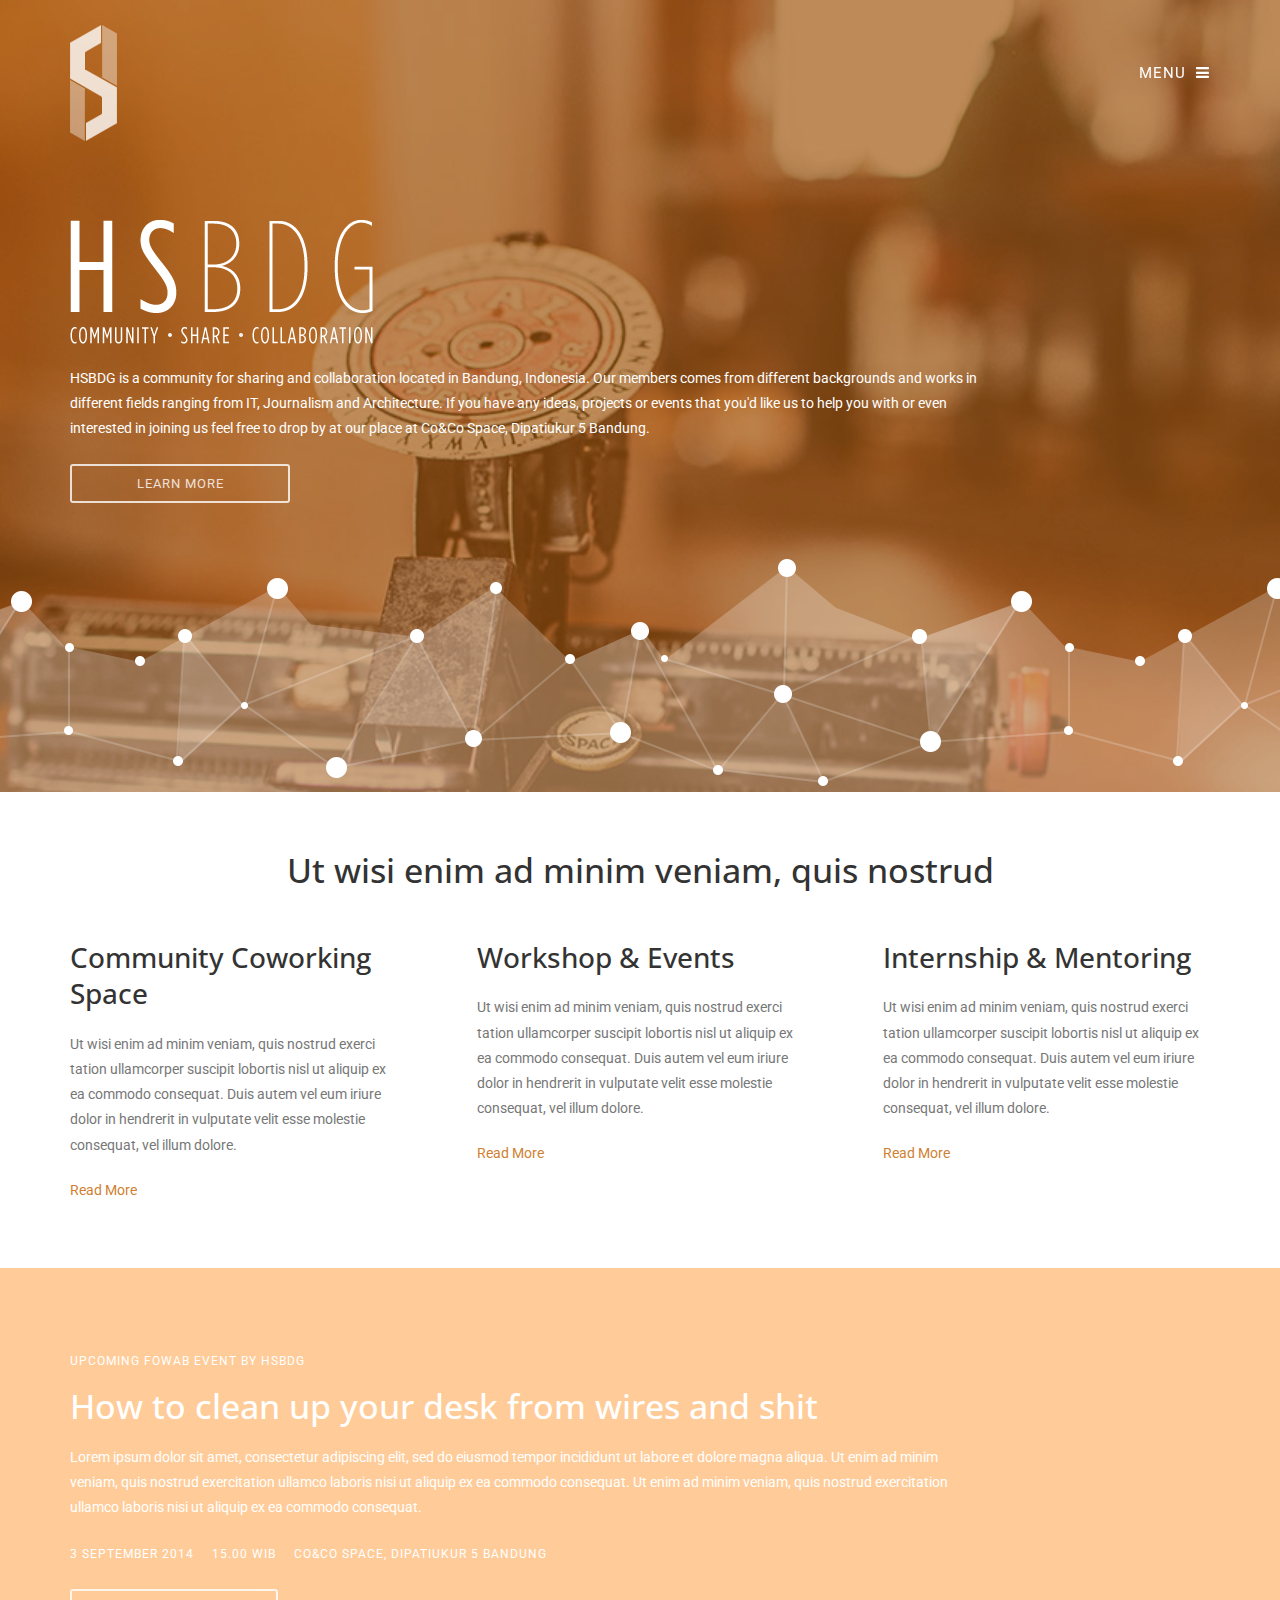
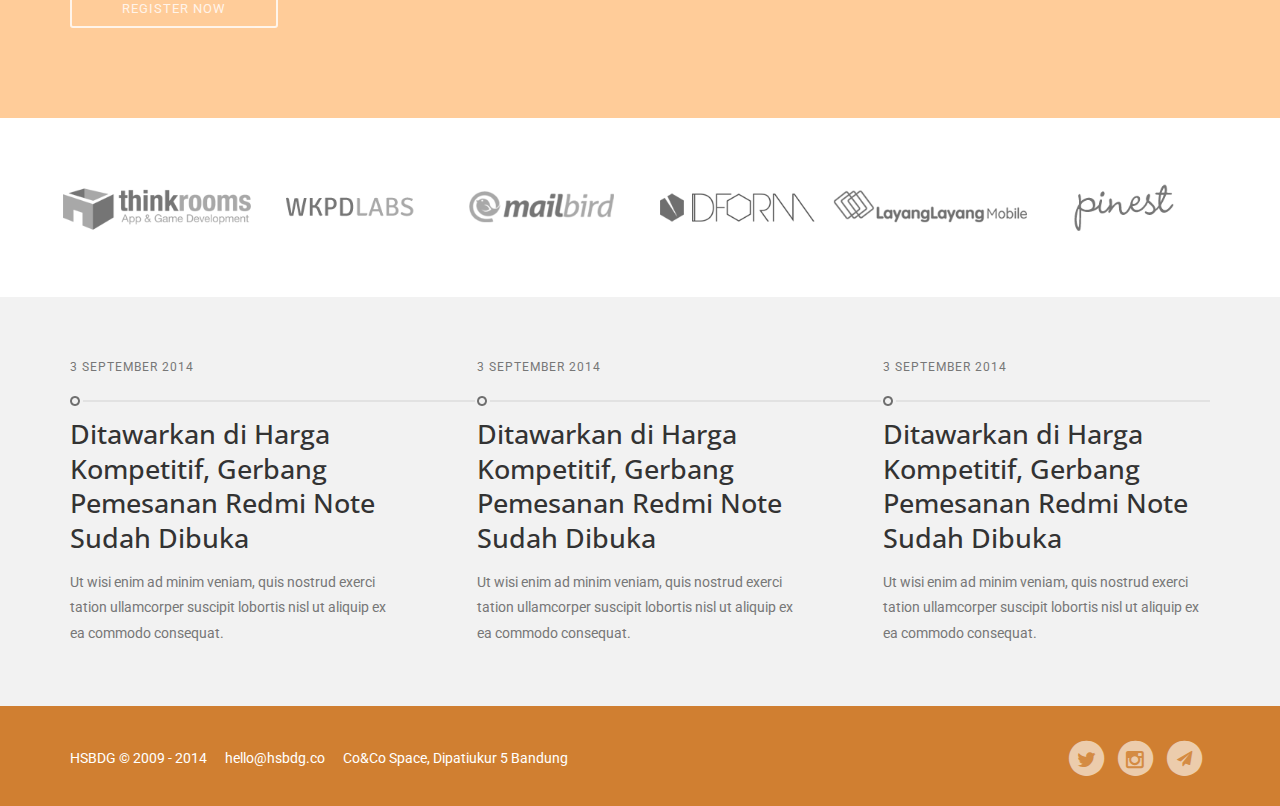
<file: index.html>
<!DOCTYPE html>
<!--[if lt IE 7]>      <html class="no-js lt-ie9 lt-ie8 lt-ie7"> <![endif]-->
<!--[if IE 7]>         <html class="no-js lt-ie9 lt-ie8"> <![endif]-->
<!--[if IE 8]>         <html class="no-js lt-ie9"> <![endif]-->
<!--[if gt IE 8]><!--> 
<html class="no-js"> <!--<![endif]-->
    <head>
        <!-- meta-->
        <meta charset="utf-8">
        <meta http-equiv="X-UA-Compatible" content="IE=edge">
        <title>HSBDG</title>
        <meta name="description" content="Hackerspace Bandung - Community, Collaboration, Share">
        <meta name="viewport" content="width=device-width, user-scalable = no,initial-scale=1.0; maximum-scale=1.0;">
        <meta name='apple-mobile-web-app-capable' content='yes'>
        <meta name="apple-mobile-web-app-status-bar-style" content="default">
        
        <!-- css -->
        <link rel="stylesheet" href="css/main.css">
        <script src="js/assets/modernizr/modernizr.js"></script>
    </head>
    <body>

        <!-- menu, hidden on the right side -->
        <nav class="cbp-spmenu cbp-spmenu-vertical cbp-spmenu-right">
            <span class="box"><a href="javascript:void(null)">CLOSE</a></span>
            <ul class="item">
                <li class="active"><a href="index.html">HOME</a></li>
                <li><a href="aboutus.html">ABOUT US</a></li>
                <li><a href="events.html">WORKSHOPS &amp; EVENTS</a></li>
                <li><a href="news.html">NEWS &amp; ARTICLES</a></li>
                <li><a href="mailto:info@hsbdg.co">CONTACT US</a></li>
            </ul>
            <span class="made-in text-hide">Made in Bandung</span>
        </nav>

        <!-- wrapper -->
        <div id="wrapper" class="wrapper">

            <!-- header -->
            <header>
                <div class="container">
                    <span class="logo pull-left"><a href="index.html"><h1 class="text-hide">HSBDG</h1></a></span>
                    <span class="pull-left logo-stuck text-hide"><a href="index.html">HSBDG</a></span>
                    <span class="menu pull-right"><a href="#" class="toggle-menu menu-right push-body">MENU &nbsp;<i class="fa fa-bars"></i></a></span>
                </div>
            </header>

            <!-- splash screen -->
            <section class="splash">
                <div class="hue">

                    <!-- container -->
                    <div class="container">

                        <!-- intro -->
                        <div class="intro">
                            <h1 class="text-hide logo-text hidden-xs">HSBDG</h1>
                            <span class="slogan-text text-hide hidden-xs">COMMUNITY SHARE COLLABORATION</span>
                            <p>
                                HSBDG is a community for sharing and collaboration located in Bandung, Indonesia. Our members comes from different backgrounds 
                                and works in different fields ranging from IT, Journalism and Architecture. 
                                If you have any ideas, projects or events that you'd like us to help you with or even interested in joining us feel 
                                free to drop by at our place at Co&amp;Co Space, Dipatiukur 5 Bandung. 
                            </p>

                            <!-- buttons -->
                            <ul class="list-inline">
                                <li><a href="aboutus.html" class="box-link">LEARN MORE</a></li>
                                <li class="hidden"><a href="mailto:info@hsbdg.co" class="box-link-fill">CONTACT US</a></li>
                            </ul>
                        </div>
                    </div>
                </div>
            </section>

            <!-- values in hsbdg -->
            <section class="highlight">
                <div class="container">

                    <!-- intro -->
                    <div class="intro">
                        <h1>Ut wisi enim ad minim veniam, quis nostrud</h1>
                    </div>

                    <!-- content -->
                    <div class="row">
                        
                        <!-- collaboration -->
                        <div class="col-md-4 col-sm-4">
                            <h2>Community Coworking Space</h2>
                            <p>
                                Ut wisi enim ad minim veniam, quis nostrud exerci tation ullamcorper suscipit lobortis nisl ut aliquip ex ea commodo consequat. Duis autem vel eum iriure dolor in hendrerit in vulputate velit esse molestie consequat, vel illum dolore.  
                            </p>
                            <a href="#" class="more-info">Read More</a>
                        </div>

                        <!-- collaboration -->
                        <div class="col-md-4 col-sm-4">
                            <h2>Workshop &amp; Events</h2>
                            <p>
                                Ut wisi enim ad minim veniam, quis nostrud exerci tation ullamcorper suscipit lobortis nisl ut aliquip ex ea commodo consequat. Duis autem vel eum iriure dolor in hendrerit in vulputate velit esse molestie consequat, vel illum dolore. 
                            </p>
                            <a href="#" class="more-info">Read More</a>
                        </div>

                        <!-- collaboration -->
                        <div class="col-md-4 col-sm-4">
                            <h2>Internship &amp; Mentoring</h2>
                            <p>
                                Ut wisi enim ad minim veniam, quis nostrud exerci tation ullamcorper suscipit lobortis nisl ut aliquip ex ea commodo consequat. Duis autem vel eum iriure dolor in hendrerit in vulputate velit esse molestie consequat, vel illum dolore. 
                            </p>
                            <a href="#" class="more-info">Read More</a>
                        </div>
                    </div>
                </div>
            </section>

            <!-- upcoming events in hsbdg -->
            <section class="events">
            	<div class="hue">
	                <div class="container">
	                    <div class="wrap">
	                        <span class="title">UPCOMING FOWAB EVENT BY HSBDG</span>
	                        <h1>How to clean up your desk from wires and shit</h1>
	                        <p class="hidden-xs">
	                            Lorem ipsum dolor sit amet, consectetur adipiscing elit, sed do eiusmod tempor incididunt ut labore et dolore magna aliqua. Ut enim ad minim veniam, quis nostrud exercitation ullamco laboris nisi ut aliquip ex ea commodo consequat. Ut enim ad minim veniam, quis nostrud exercitation ullamco laboris nisi ut aliquip ex ea commodo consequat. 
	                        </p>
	                        <ul class="list-inline event-info">
	                            <li>3 SEPTEMBER 2014</li>
	                            <li>15.00 WIB</li>
	                            <li>CO&amp;CO SPACE, DIPATIUKUR 5 BANDUNG</li>
	                        </ul>
	                        <a href="#" class="box-link">REGISTER NOW</a>
	                    </div>
	                </div>
            	</div>
            </section>
            
            <!-- people in hs -->
            <section class="people">
            	<div class="container">
            		
            		<div class="row">
            			<div class="col-sm-4 col-md-2"><img class="img-responsive" src="img/content/logo/logo-thinkroom.png"/></div>
            			<div class="col-sm-4 col-md-2"><img class="img-responsive" src="img/content/logo/logo-wkpd.png"/></div>
            			<div class="col-sm-4 col-md-2"><img class="img-responsive" src="img/content/logo/logo-mailbird.png"/></div>
            			<div class="col-sm-4 col-md-2"><img class="img-responsive" src="img/content/logo/logo-dform.png"/></div>
            			<div class="col-sm-4 col-md-2"><img class="img-responsive" src="img/content/logo/logo-layang.png"/></div>
            			<div class="col-sm-4 col-md-2"><img class="img-responsive" src="img/content/logo/logo-pinest.png"/></div>
            		</div>
            		
            	</div>
            </section>

            <!-- events -->
            <section class="news">
                <div class="container">
                
	                <!-- lines -->
                    <span class="lines hidden-xs"></span>
                        
                    <!-- content -->
                    <div class="row">
                        
                        <!-- collaboration -->
                        <div class="col-md-4 col-sm-4">
                        	<div class="date">3 SEPTEMBER 2014</div>
                        	<span class="bullet hidden-xs"></span>
                            <a href="#">
	                            <h2>Ditawarkan di Harga Kompetitif, Gerbang Pemesanan Redmi Note Sudah Dibuka</h2>
	                            <p>
	                                Ut wisi enim ad minim veniam, quis nostrud exerci tation ullamcorper suscipit lobortis nisl ut aliquip ex ea commodo consequat. 
	                            </p>
                            </a>
                        </div>

                        <!-- collaboration -->
                        <div class="col-md-4 col-sm-4">
                        	<div class="date">3 SEPTEMBER 2014</div>
                        	<span class="bullet hidden-xs"></span>
                            <a href="#">
	                            <h2>Ditawarkan di Harga Kompetitif, Gerbang Pemesanan Redmi Note Sudah Dibuka</h2>
	                            <p>
	                                Ut wisi enim ad minim veniam, quis nostrud exerci tation ullamcorper suscipit lobortis nisl ut aliquip ex ea commodo consequat. 
	                            </p>
                            </a>
                        </div>

                        <!-- collaboration -->
                        <div class="col-md-4 col-sm-4">
                        	<div class="date">3 SEPTEMBER 2014</div>
                        	<span class="bullet hidden-xs"></span>
                            <a href="#">
	                            <h2>Ditawarkan di Harga Kompetitif, Gerbang Pemesanan Redmi Note Sudah Dibuka</h2>
	                            <p>
	                                Ut wisi enim ad minim veniam, quis nostrud exerci tation ullamcorper suscipit lobortis nisl ut aliquip ex ea commodo consequat. 
	                            </p>
                            </a>
                        </div>
                    </div>
                </div>
            </section>

            <!-- homepage footer -->
            <footer>
                <div class="container">
                    <div class="row">

                        <!-- left -->
                        <div class="left col-md-8 col-sm-9 hidden-xs">
                            <ul class="list-inline">
                                <li>HSBDG &copy; 2009 - 2014</li>
                                <li>hello@hsbdg.co</li>
                                <li>Co&amp;Co Space, Dipatiukur 5 Bandung</li>
                            </ul>
                        </div>

                        <!-- right -->
                        <div class="right col-md-4 col-sm-3">
                            <a href="http://twitter.com/hackerspacebdg" target="_blank">
                                <span class="fa-stack fa-lg">
                                    <i class="fa fa-circle fa-stack-2x"></i>
                                    <i class="fa fa-twitter fa-stack-1x fa-inverse"></i>
                                </span>
                            </a>
                            <a href="http://instagram.com/hackerspacebdg" target="_blank">
                                <span class="fa-stack fa-lg">
                                    <i class="fa fa-circle fa-stack-2x"></i>
                                    <i class="fa fa-instagram fa-stack-1x fa-inverse"></i>
                                </span>
                            </a>
                            <a href="mailto:hello@hsbdg.co">
                                <span class="fa-stack fa-lg">
                                    <i class="fa fa-circle fa-stack-2x"></i>
                                    <i class="fa fa-paper-plane fa-stack-1x fa-inverse"></i>
                                </span>
                            </a>
                        </div>
                    </div>
                </div>
            </footer>
        </div>

        <!-- scripts -->
        <script src="js/assets/jquery/dist/jquery.min.js"></script>
        <script src="js/assets/bootstrap/dist/js/bootstrap.min.js"></script>
        <script src="js/app.min.js"></script>
        <script src="js/plugin.min.js"></script>
    </body>
</html>
</file>
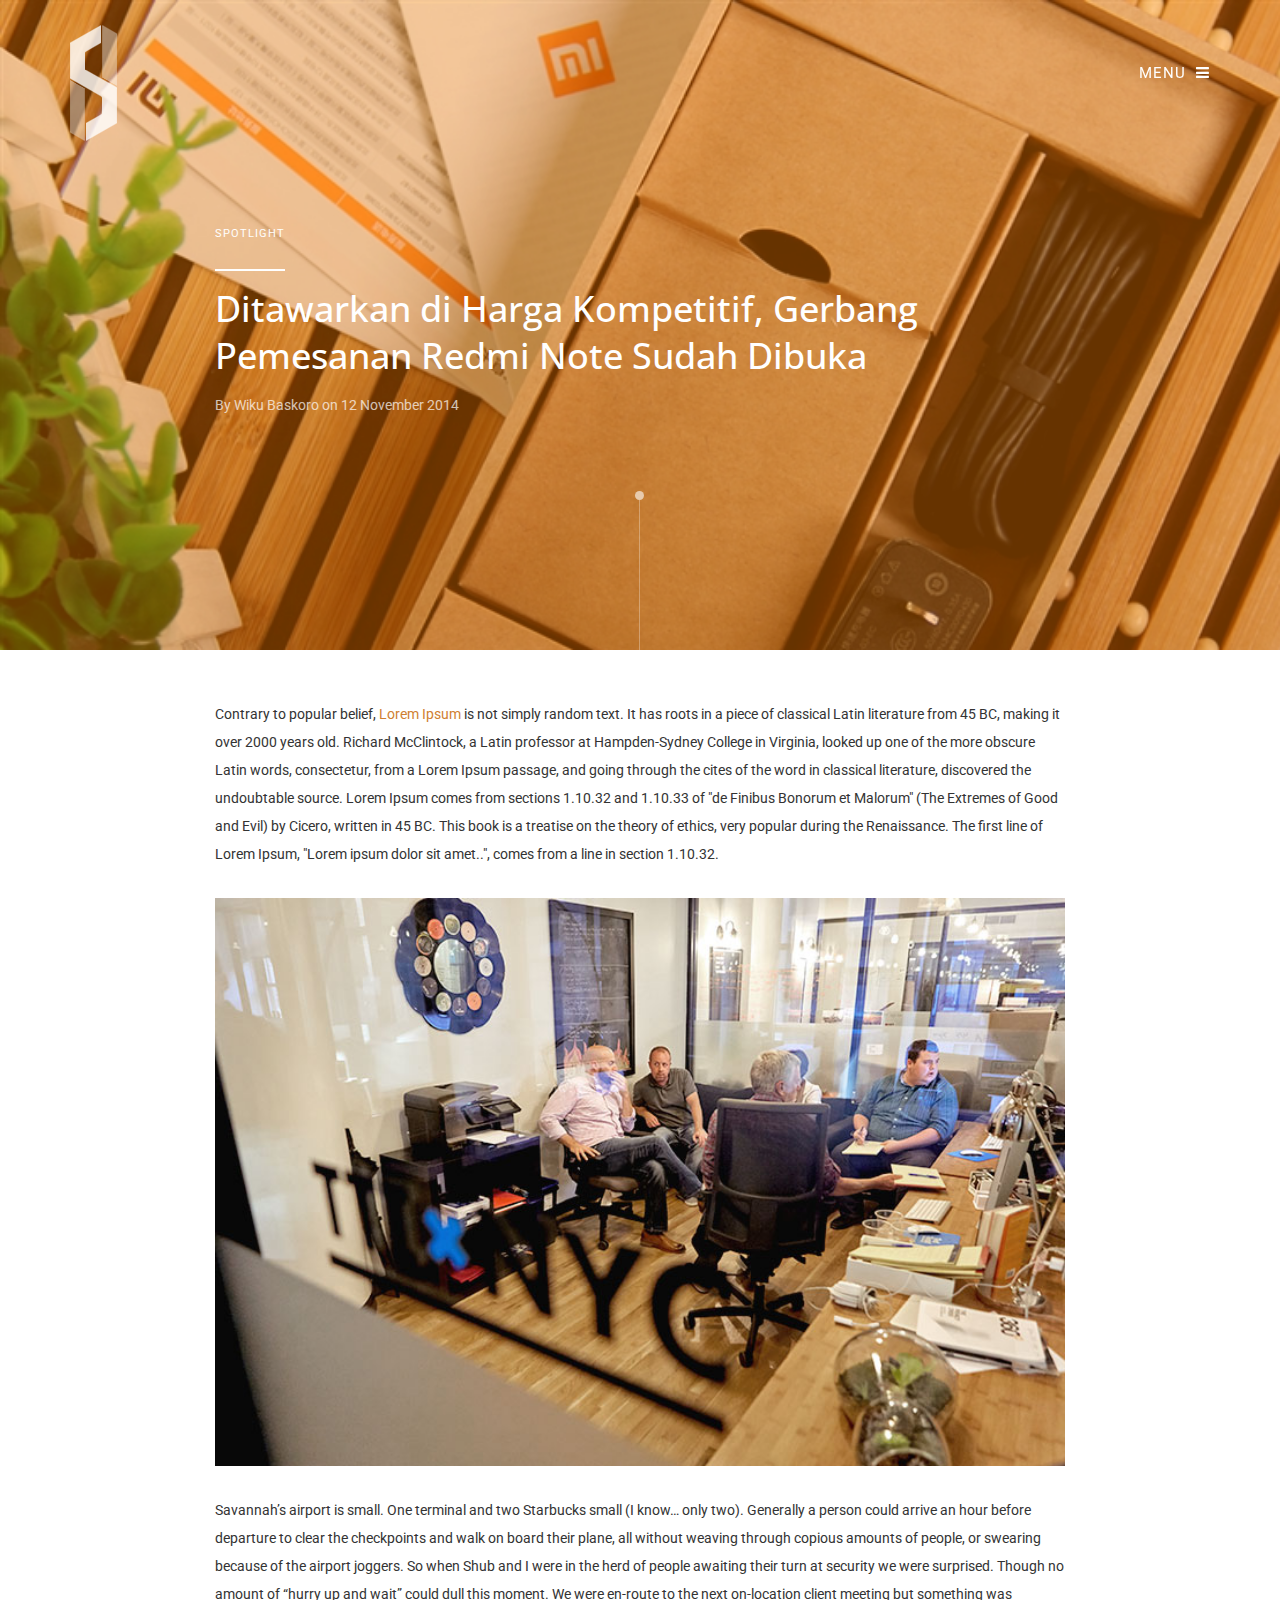
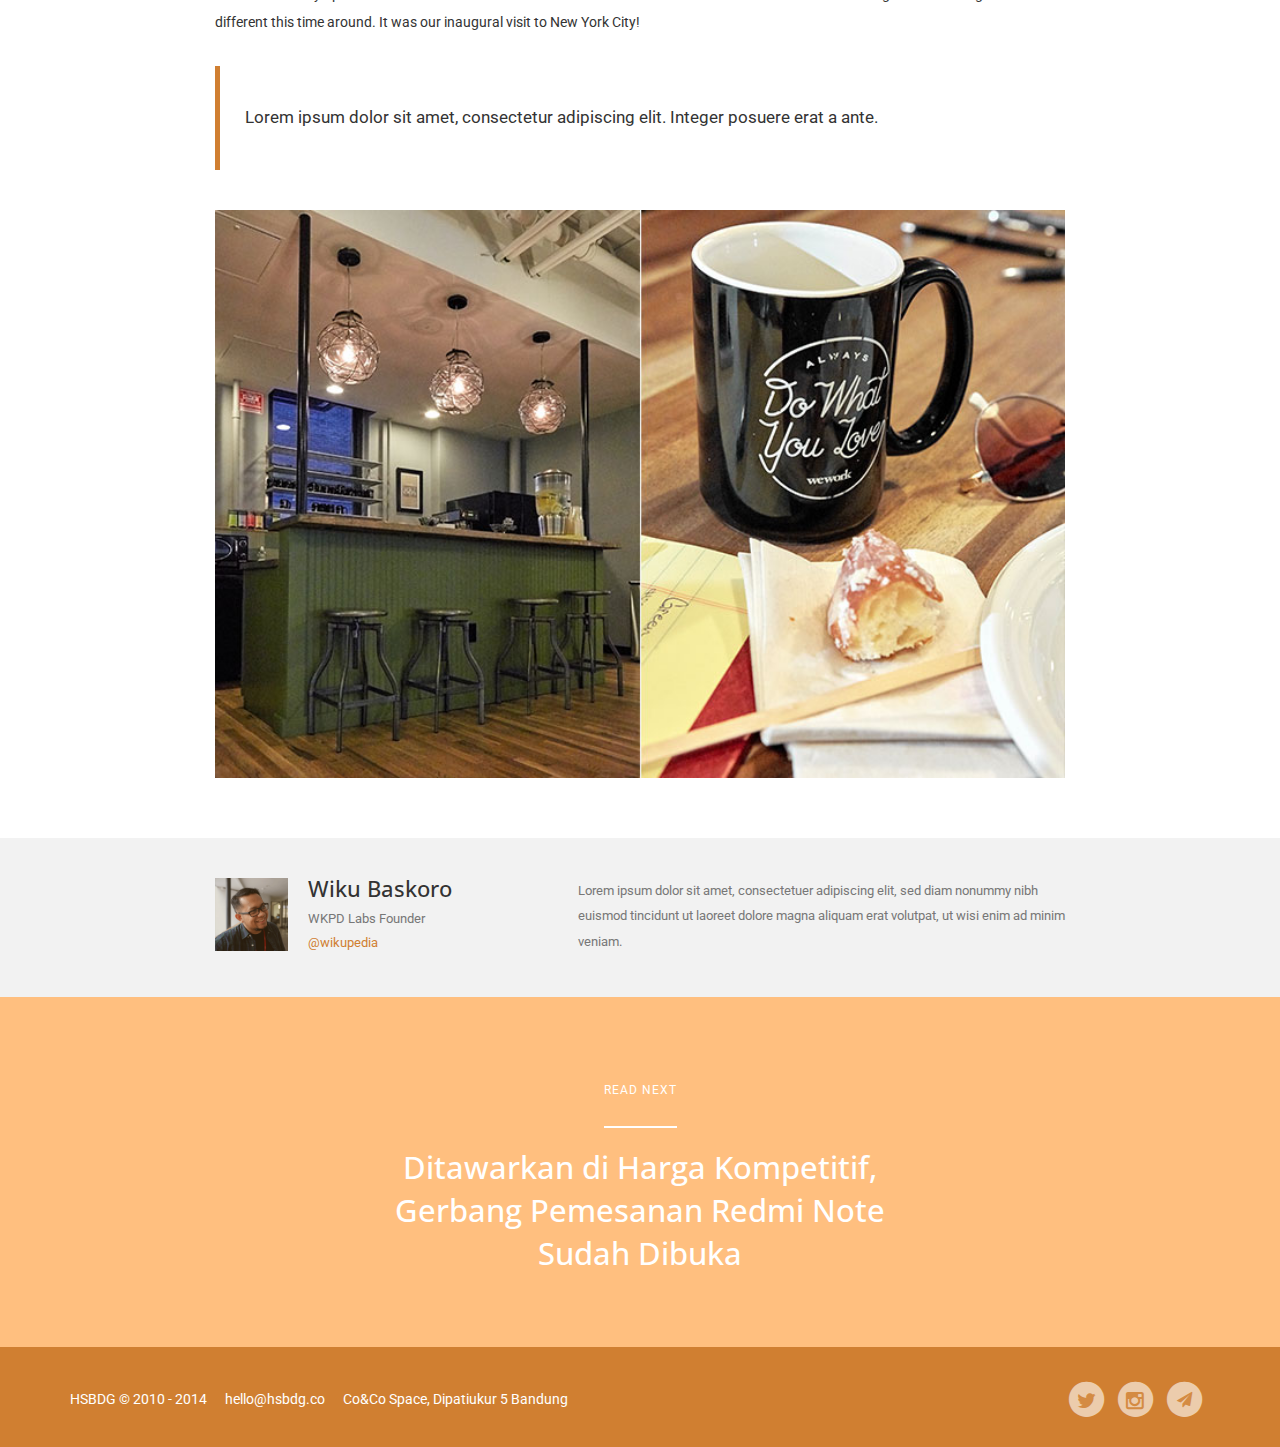
<file: article.html>
<!DOCTYPE html>
<!--[if lt IE 7]>      <html class="no-js lt-ie9 lt-ie8 lt-ie7"> <![endif]-->
<!--[if IE 7]>         <html class="no-js lt-ie9 lt-ie8"> <![endif]-->
<!--[if IE 8]>         <html class="no-js lt-ie9"> <![endif]-->
<!--[if gt IE 8]><!--> 
<html class="no-js"> <!--<![endif]-->
    <head>
        <!-- meta-->
        <meta charset="utf-8">
        <meta http-equiv="X-UA-Compatible" content="IE=edge">
        <title>HSBDG - Article title</title>
        <meta name="description" content="Hackerspace Bandung - Community, Collaboration, Share">
        <meta name="viewport" content="width=device-width, user-scalable = no,initial-scale=1.0; maximum-scale=1.0;">
        <meta name='apple-mobile-web-app-capable' content='yes'>
        <meta name="apple-mobile-web-app-status-bar-style" content="default">
        
        <!-- css -->
        <link rel="stylesheet" href="css/main.css">
        <script src="js/assets/modernizr/modernizr.js"></script>
    </head>
    <body>

        <!-- menu, hidden on the right side -->
        <nav class="cbp-spmenu cbp-spmenu-vertical cbp-spmenu-right">
            <span class="box"><a href="javascript:void(null)">CLOSE</a></span>
            <ul class="item">
                <li><a href="index.html">HOME</a></li>
                <li><a href="aboutus.html">ABOUT US</a></li>
                <li class="hidden"><a href="events.html">WORKSHOPS &amp; EVENTS</a></li>
                <li class="active"><a href="news.html">NEWS &amp; ARTICLES</a></li>
                <li><a href="mailto:info@hsbdg.co">CONTACT US</a></li>
            </ul>
            <span class="made-in text-hide">Made in Bandung</span>
        </nav>

        <!-- wrapper -->
        <div id="wrapper" class="wrapper">

            <!-- header -->
            <header>
                <div class="container">
                    <span class="logo pull-left"><a href="index.html"><h1 class="text-hide">HSBDG</h1></a></span>
                    <span class="pull-left logo-stuck text-hide"><a href="index.html">HSBDG</a></span>
                    <span class="menu pull-right"><a href="#" class="toggle-menu menu-right push-body">MENU &nbsp;<i class="fa fa-bars"></i></a></span>
                </div>
            </header>

            <!-- splash screen -->
            <section class="splash article" style="background-image:url('img/content/img-article.jpg');">
                <div class="hue">

                    <!-- container -->
                    <div class="container">

                        <!-- row -->
                        <div class="row">
                            <div class="col-md-9 col-center">
                                <div class="category">SPOTLIGHT</div>
                                <h1>Ditawarkan di Harga Kompetitif, Gerbang Pemesanan Redmi Note Sudah Dibuka</h1>
                                <div class="details">
                                    By Wiku Baskoro on 12 November 2014
                                </div>
                            </div>
                        </div>

                        <!-- liney point -->
                        <div class="liney hidden-xs">
                            <span class="bullet"></span>
                        </div>
                    </div>
                </div>
            </section>

            <!-- blog -->
            <section class="blog-entry">
                <div class="container">

                    <!-- row -->
                    <div class="row">
                        <div class="col-md-9 col-center">

                            <p>
                                Contrary to popular belief, <a href="#">Lorem Ipsum</a> is not simply random text. It has roots in a piece of classical Latin literature from 45 BC, making it over 2000 years old. Richard McClintock, a Latin professor at Hampden-Sydney College in Virginia, looked up one of the more obscure Latin words, consectetur, from a Lorem Ipsum passage, and going through the cites of the word in classical literature, discovered the undoubtable source. Lorem Ipsum comes from sections 1.10.32 and 1.10.33 of "de Finibus Bonorum et Malorum" (The Extremes of Good and Evil) by Cicero, written in 45 BC. This book is a treatise on the theory of ethics, very popular during the Renaissance. The first line of Lorem Ipsum, "Lorem ipsum dolor sit amet..", comes from a line in section 1.10.32.
                            </p>
                            <p>
                                <img src="img/content/img-blog4.jpg" class="img-responsive"/>
                            </p>
                            <p>
                                Savannah’s airport is small. One terminal and two Starbucks small (I know… only two). Generally a person could arrive an hour before departure to clear the checkpoints and walk on board their plane, all without weaving through copious amounts of people, or swearing because of the airport joggers. So when Shub and I were in the herd of people awaiting their turn at security we were surprised. Though no amount of “hurry up and wait” could dull this moment. We were en-route to the next on-location client meeting but something was different this time around. It was our inaugural visit to New York City!
                            </p>
                            <blockquote>
                                <p>Lorem ipsum dolor sit amet, consectetur adipiscing elit. Integer posuere erat a ante.</p>
                            </blockquote>
                            <p>
                                <img src="img/content/img-blog5.jpg" class="img-responsive"/>
                            </p>
                        </div>
                    </div>
                </div>
            </section>

            <!-- navigation -->
            <section class="blog-writer">
                <div class="container">

                    <!-- row -->
                    <div class="row">
                        <div class="col-md-9 col-center">

                            <!-- writer -->
                            <div class="row">
                                <div class="poster col-md-5 col-sm-5">
                                    <img src="img/content/members/wiku.gif" class="img-responsive pull-left"/>
                                    <h3>Wiku Baskoro</h3>
                                    <span class="title">WKPD Labs Founder</span>
                                    <span class="twitter"><a href="http://twitter.com/wikupedia" target="_blank">@wikupedia</a></span>
                                </div>
                                <div class="poster-info col-md-7 col-sm-7">
                                    <p>
                                        Lorem ipsum dolor sit amet, consectetuer adipiscing elit, sed diam nonummy nibh euismod tincidunt ut laoreet dolore magna aliquam erat volutpat, ut wisi enim ad minim veniam. 
                                    </p>
                                </div>
                            </div>
                        </div>
                    </div>
                </div>
            </section>

            <!-- navigation -->
            <section class="next-entry" style="background-image:url('img/content/img-blog.jpg');">
                <div class="hue">
                    <div class="row">
                        <div class="col-md-5 col-center">

                            <!-- next -->
                            <a href="#">
                                <span class="read">READ NEXT</span>
                                <h1>
                                    Ditawarkan di Harga Kompetitif, Gerbang Pemesanan Redmi Note Sudah Dibuka
                                </h1>
                            </a>
                        </div>
                    </div>
                </div>
            </section>

            <!-- homepage footer -->
            <footer>
                <div class="container">
                    <div class="row">

                        <!-- left -->
                        <div class="left col-md-8 col-sm-9 hidden-xs">
                            <ul class="list-inline">
                                <li>HSBDG &copy; 2010 - 2014</li>
                                <li>hello@hsbdg.co</li>
                                <li>Co&amp;Co Space, Dipatiukur 5 Bandung</li>
                            </ul>
                        </div>

                        <!-- right -->
                        <div class="right col-md-4 col-sm-3">
                            <a href="http://twitter.com/hackerspacebdg" target="_blank">
                                <span class="fa-stack fa-lg">
                                    <i class="fa fa-circle fa-stack-2x"></i>
                                    <i class="fa fa-twitter fa-stack-1x fa-inverse"></i>
                                </span>
                            </a>
                            <a href="http://instagram.com/hackerspacebdg" target="_blank">
                                <span class="fa-stack fa-lg">
                                    <i class="fa fa-circle fa-stack-2x"></i>
                                    <i class="fa fa-instagram fa-stack-1x fa-inverse"></i>
                                </span>
                            </a>
                            <a href="mailto:hello@hsbdg.co">
                                <span class="fa-stack fa-lg">
                                    <i class="fa fa-circle fa-stack-2x"></i>
                                    <i class="fa fa-paper-plane fa-stack-1x fa-inverse"></i>
                                </span>
                            </a>
                        </div>
                    </div>
                </div>
            </footer>
        </div>

        <!-- scripts -->
        <script src="js/assets/jquery/dist/jquery.min.js"></script>
        <script src="js/assets/bootstrap/dist/js/bootstrap.min.js"></script>
        <script src="js/app.min.js"></script>
        <script src="js/plugin.min.js"></script>
    </body>
</html>
</file>
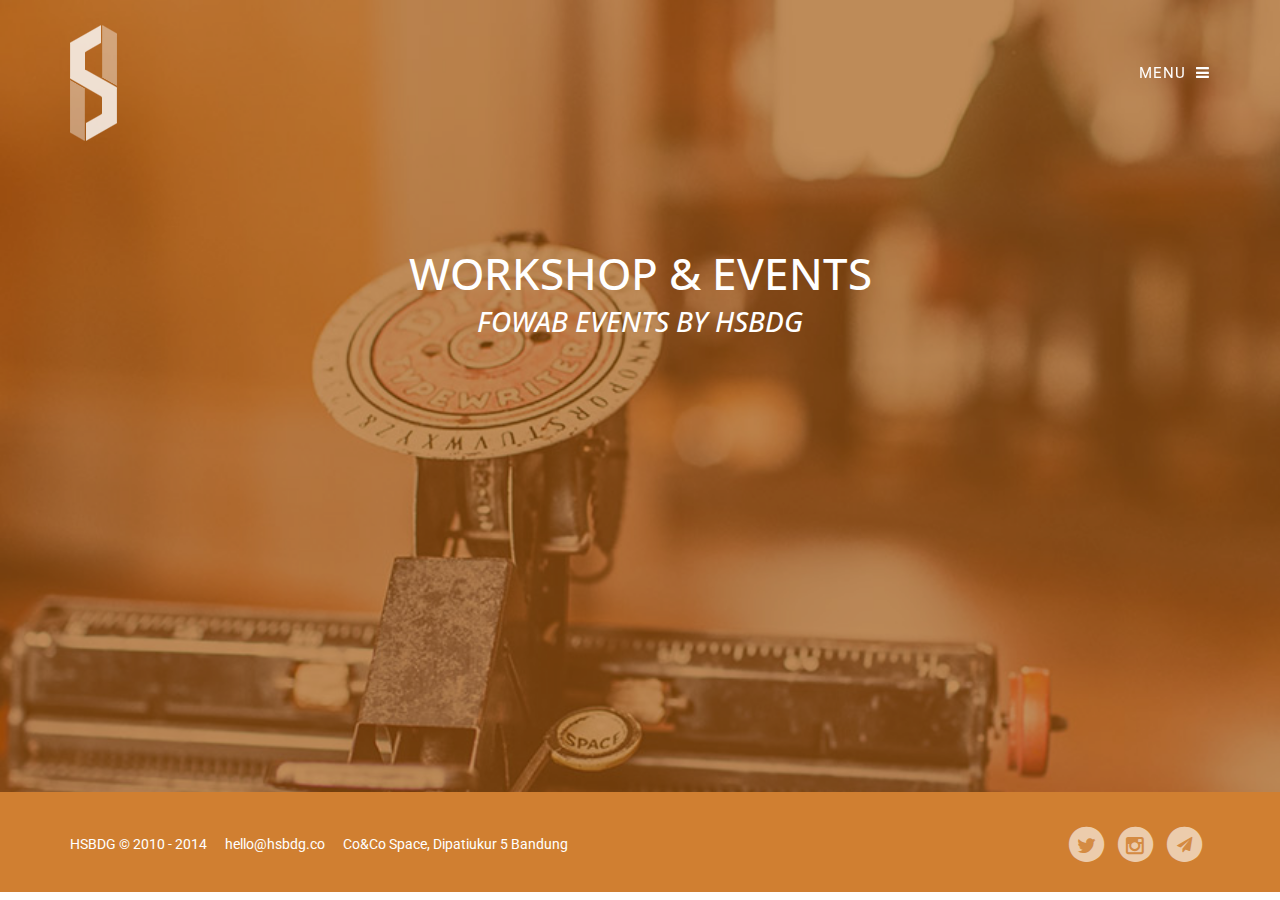
<file: events.html>
<!DOCTYPE html>
<!--[if lt IE 7]>      <html class="no-js lt-ie9 lt-ie8 lt-ie7"> <![endif]-->
<!--[if IE 7]>         <html class="no-js lt-ie9 lt-ie8"> <![endif]-->
<!--[if IE 8]>         <html class="no-js lt-ie9"> <![endif]-->
<!--[if gt IE 8]><!--> 
<html class="no-js"> <!--<![endif]-->
    <head>
        <!-- meta-->
        <meta charset="utf-8">
        <meta http-equiv="X-UA-Compatible" content="IE=edge">
        <title>HSBDG - Workshop &amp; Events</title>
        <meta name="description" content="Hackerspace Bandung - Community, Collaboration, Share">
        <meta name="viewport" content="width=device-width, user-scalable = no,initial-scale=1.0; maximum-scale=1.0;">
        <meta name='apple-mobile-web-app-capable' content='yes'>
        <meta name="apple-mobile-web-app-status-bar-style" content="default">
        
        <!-- css -->
        <link rel="stylesheet" href="css/main.css">
        <script src="js/assets/modernizr/modernizr.js"></script>
    </head>
    <body>

        <!-- menu, hidden on the right side -->
        <nav class="cbp-spmenu cbp-spmenu-vertical cbp-spmenu-right">
            <span class="box"><a href="javascript:void(null)">CLOSE</a></span>
            <ul class="item">
                <li><a href="index.html">HOME</a></li>
                <li><a href="aboutus.html">ABOUT US</a></li>
                <li class="active"><a href="events.html">WORKSHOPS &amp; EVENTS</a></li>
                <li><a href="news.html">NEWS &amp; ARTICLES</a></li>
                <li><a href="mailto:info@hsbdg.co">CONTACT US</a></li>
            </ul>
            <span class="made-in text-hide">Made in Bandung</span>
        </nav>

        <!-- wrapper -->
        <div id="wrapper" class="wrapper">

            <!-- header -->
            <header>
                <div class="container">
                    <span class="logo pull-left"><a href="index.html"><h1 class="text-hide">HSBDG</h1></a></span>
                    <span class="pull-left logo-stuck text-hide"><a href="index.html">HSBDG</a></span>
                    <span class="menu pull-right"><a href="#" class="toggle-menu menu-right push-body">MENU &nbsp;<i class="fa fa-bars"></i></a></span>
                </div>
            </header>

            <!-- splash screen -->
            <section class="splash sub">
                <div class="hue">

                    <!-- container -->
                    <div class="container">

                        <!-- intro -->
                        <div class="intro">
                            <h1>WORKSHOP &amp; EVENTS</h1>
                            <h4>FOWAB EVENTS BY HSBDG</h4>
                        </div>
                    </div>
                </div>
            </section>

            <!-- homepage footer -->
            <footer>
                <div class="container">
                    <div class="row">

                        <!-- left -->
                        <div class="left col-md-8 col-sm-9 hidden-xs">
                            <ul class="list-inline">
                                <li>HSBDG &copy; 2010 - 2014</li>
                                <li>hello@hsbdg.co</li>
                                <li>Co&amp;Co Space, Dipatiukur 5 Bandung</li>
                            </ul>
                        </div>

                        <!-- right -->
                        <div class="right col-md-4 col-sm-3">
                            <a href="http://twitter.com/hackerspacebdg" target="_blank">
                                <span class="fa-stack fa-lg">
                                    <i class="fa fa-circle fa-stack-2x"></i>
                                    <i class="fa fa-twitter fa-stack-1x fa-inverse"></i>
                                </span>
                            </a>
                            <a href="http://instagram.com/hackerspacebdg" target="_blank">
                                <span class="fa-stack fa-lg">
                                    <i class="fa fa-circle fa-stack-2x"></i>
                                    <i class="fa fa-instagram fa-stack-1x fa-inverse"></i>
                                </span>
                            </a>
                            <a href="mailto:hello@hsbdg.co">
                                <span class="fa-stack fa-lg">
                                    <i class="fa fa-circle fa-stack-2x"></i>
                                    <i class="fa fa-paper-plane fa-stack-1x fa-inverse"></i>
                                </span>
                            </a>
                        </div>
                    </div>
                </div>
            </footer>
        </div>

        <!-- scripts -->
        <script src="js/assets/jquery/dist/jquery.min.js"></script>
        <script src="js/assets/bootstrap/dist/js/bootstrap.min.js"></script>
        <script src="js/app.min.js"></script>
        <script src="js/plugin.min.js"></script>
    </body>
</html>
</file>
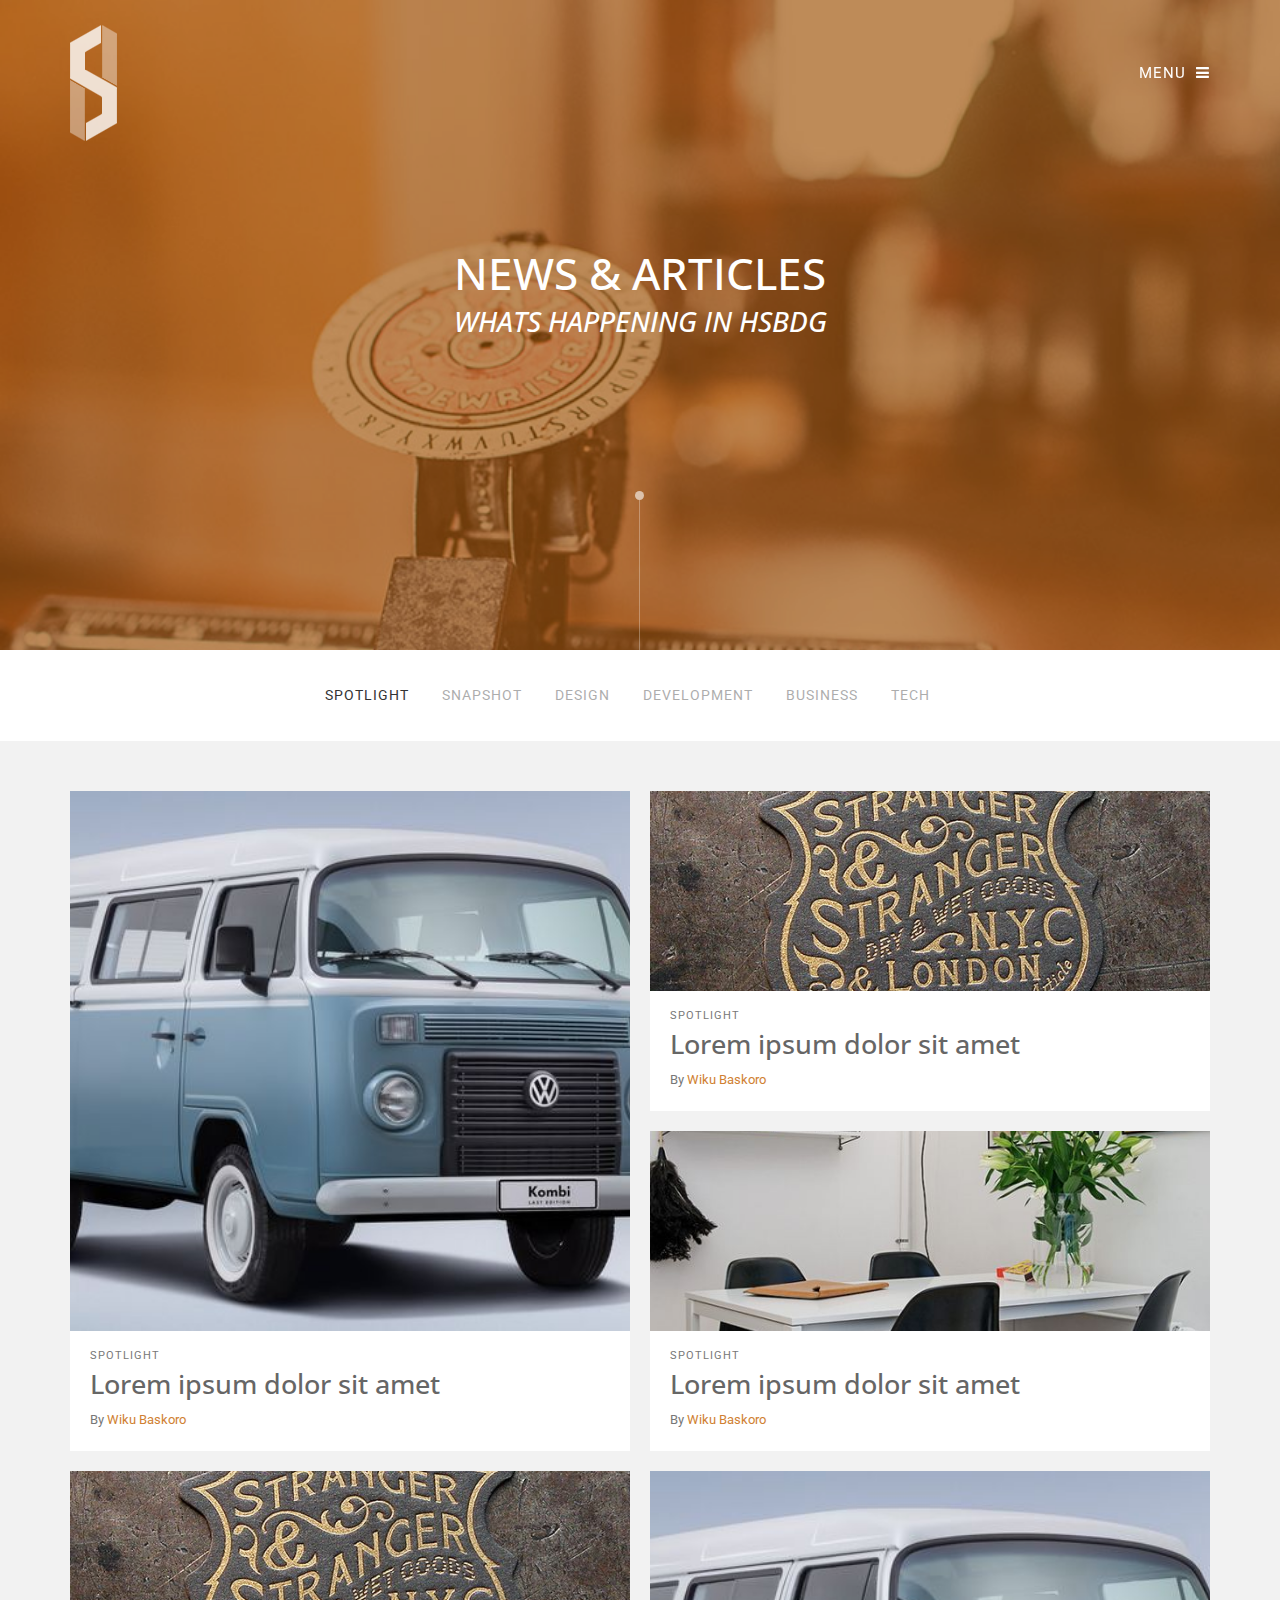
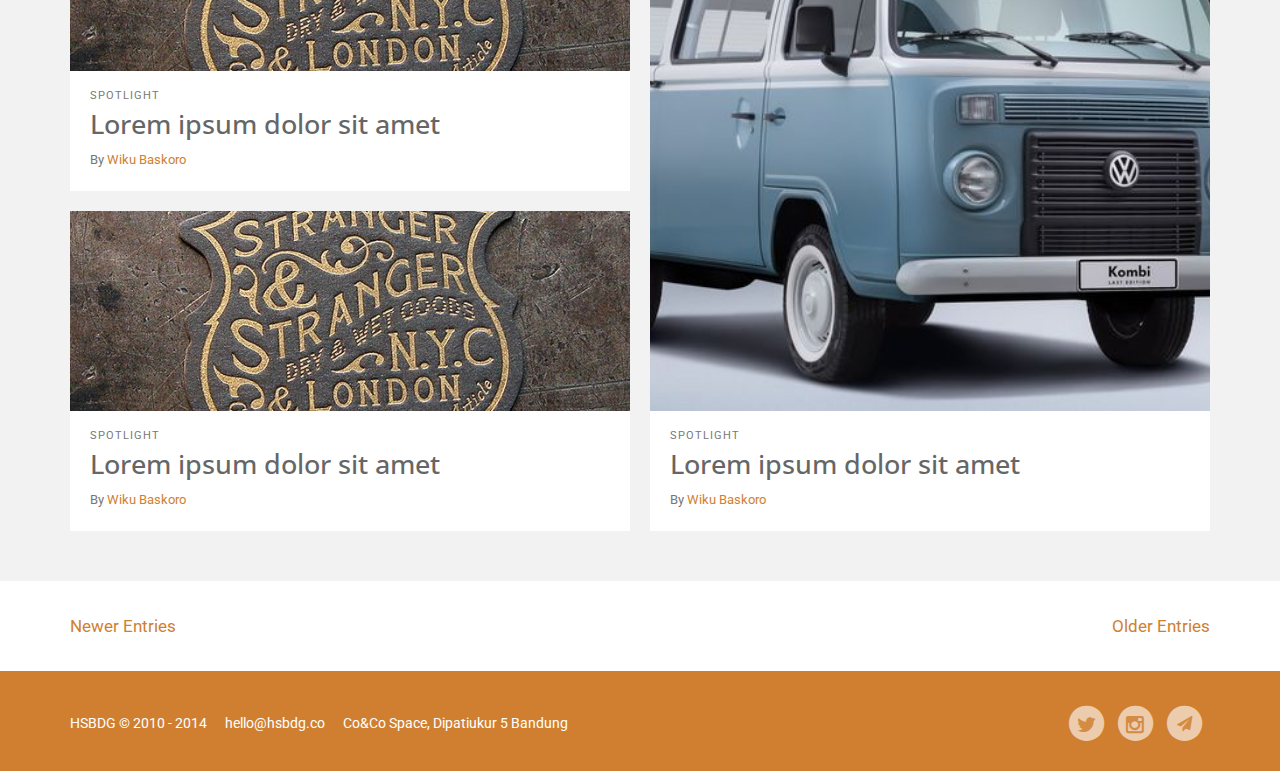
<file: news.html>
<!DOCTYPE html>
<!--[if lt IE 7]>      <html class="no-js lt-ie9 lt-ie8 lt-ie7"> <![endif]-->
<!--[if IE 7]>         <html class="no-js lt-ie9 lt-ie8"> <![endif]-->
<!--[if IE 8]>         <html class="no-js lt-ie9"> <![endif]-->
<!--[if gt IE 8]><!--> 
<html class="no-js"> <!--<![endif]-->
    <head>
        <!-- meta-->
        <meta charset="utf-8">
        <meta http-equiv="X-UA-Compatible" content="IE=edge">
        <title>HSBDG - News &amp; Articles</title>
        <meta name="description" content="Hackerspace Bandung - Community, Collaboration, Share">
        <meta name="viewport" content="width=device-width, user-scalable = no,initial-scale=1.0; maximum-scale=1.0;">
        <meta name='apple-mobile-web-app-capable' content='yes'>
        <meta name="apple-mobile-web-app-status-bar-style" content="default">
        
        <!-- css -->
        <link rel="stylesheet" href="css/main.css">
        <script src="js/assets/modernizr/modernizr.js"></script>
    </head>
    <body>

        <!-- menu, hidden on the right side -->
        <nav class="cbp-spmenu cbp-spmenu-vertical cbp-spmenu-right">
            <span class="box"><a href="javascript:void(null)">CLOSE</a></span>
            <ul class="item">
                <li><a href="index.html">HOME</a></li>
                <li><a href="aboutus.html">ABOUT US</a></li>
                <li class="hidden"><a href="events.html">WORKSHOPS &amp; EVENTS</a></li>
                <li class="active"><a href="news.html">NEWS &amp; ARTICLES</a></li>
                <li><a href="mailto:info@hsbdg.co">CONTACT US</a></li>
            </ul>
            <span class="made-in text-hide">Made in Bandung</span>
        </nav>

        <!-- wrapper -->
        <div id="wrapper" class="wrapper">

            <!-- header -->
            <header>
                <div class="container">
                    <span class="logo pull-left"><a href="index.html"><h1 class="text-hide">HSBDG</h1></a></span>
                    <span class="pull-left logo-stuck text-hide"><a href="index.html">HSBDG</a></span>
                    <span class="menu pull-right"><a href="#" class="toggle-menu menu-right push-body">MENU &nbsp;<i class="fa fa-bars"></i></a></span>
                </div>
            </header>

            <!-- splash screen -->
            <section class="splash article">
                <div class="hue">

                    <!-- container -->
                    <div class="container">

                        <!-- intro -->
                        <div class="intro ">
                            <h1>NEWS &amp; ARTICLES</h1>
                            <h4>WHATS HAPPENING IN HSBDG</h4>
                        </div>

                        <!-- liney point -->
                        <div class="liney">
                            <span class="bullet"></span>
                        </div>
                    </div>
                </div>
            </section>

            <!-- blog -->
            <section class="blog">

                <!-- blog categories -->
                <div class="categories hidden-xs">
                    <div class="container">
                        <ul class="list-inline">
                            <li class="active"><a href="#">Spotlight</a></li>
                            <li><a href="#">Snapshot</a></li>
                            <li><a href="#">Design</a></li>
                            <li><a href="#">Development</a></li>
                            <li><a href="#">Business</a></li>
                            <li><a href="#">Tech</a></li>
                        </ul>
                    </div>
                </div>

                <!-- blog categories -->
                <div class="entries">
                    <div class="container">
                        
                        <!-- top -->
                        <div class="row">
                            <div class="col-md-6">
                                
                                <!-- entry big -->
                                <div class="entry big">
                                    <div class="entry-thumbnail" style="background-image:url('img/content/img-blog.jpg');">
                                        <div class="hue">
                                            <a href="article.html" class="link"><i class="plus-icon"></i></a>
                                        </div>
                                    </div>
                                    <div class="entry-info">
                                        <span class="category">SPOTLIGHT</span>
                                        <a href="article.html"><h1>Lorem ipsum dolor sit amet</h1></a>
                                        <p>
                                            Ut wisi enim ad minim veniam, quis nostrud exerci tation ullamcorper suscipit lobortis nisl ut aliquip ex ea commodo consequat ullamcorper suscipit lobortis nisl ut aliquip ex.
                                        </p>
                                        <div class="details">
                                            By <a href="#">Wiku Baskoro</a>
                                        </div>
                                    </div>
                                </div>
                            </div>
                            <div class="col-md-6">
                                <div class="row">
                                    <div class="col-md-12">
                                        <div class="entry">
                                            <div class="entry-thumbnail" style="background-image:url('img/content/img-blog2.jpg');">
                                                <div class="hue">
                                                    <a href="article.html" class="link"><i class="plus-icon"></i></a>
                                                </div>
                                            </div>
                                            <div class="entry-info">
                                                <span class="category">SPOTLIGHT</span>
                                                <a href="article.html"><h1>Lorem ipsum dolor sit amet</h1></a>
                                                <p>
                                                    Ut wisi enim ad minim veniam, quis nostrud exerci tation ullamcorper suscipit lobortis nisl ut aliquip ex ea commodo.
                                                </p>
                                                <div class="details">
                                                    By <a href="#">Wiku Baskoro</a>
                                                </div>
                                            </div>
                                        </div>
                                    </div>
                                </div>
                                <div class="row space">
                                    <div class="col-md-12">
                                        <div class="entry">
                                            <div class="entry-thumbnail" style="background-image:url('img/content/img-blog3.jpg');">
                                                <div class="hue">
                                                    <a href="article.html" class="link"><i class="plus-icon"></i></a>
                                                </div>
                                            </div>
                                            <div class="entry-info">
                                                <span class="category">SPOTLIGHT</span>
                                                <a href="article.html"><h1>Lorem ipsum dolor sit amet</h1></a>
                                                <p>
                                                    Ut wisi enim ad minim veniam, quis nostrud exerci tation ullamcorper suscipit lobortis nisl ut aliquip ex ea commodo consequat ullamcorper suscipit lobortis nisl ut aliquip ex.
                                                </p>
                                                <div class="details">
                                                    By <a href="#">Wiku Baskoro</a>
                                                </div>
                                            </div>
                                        </div>
                                    </div>
                                </div>
                            </div>
                        </div>

                        <!-- bottom -->
                        <div class="row space">
                            <div class="col-md-6">
                                <div class="row">
                                    <div class="col-md-12">
                                        <div class="entry">
                                            <div class="entry-thumbnail" style="background-image:url('img/content/img-blog2.jpg');">
                                                <div class="hue">
                                                    <a href="article.html" class="link"><i class="plus-icon"></i></a>
                                                </div>
                                            </div>
                                            <div class="entry-info">
                                                <span class="category">SPOTLIGHT</span>
                                                <a href="article.html"><h1>Lorem ipsum dolor sit amet</h1></a>
                                                <p>
                                                    Ut wisi enim ad minim veniam, quis nostrud exerci tation ullamcorper suscipit lobortis nisl ut aliquip ex ea commodo consequat ullamcorper suscipit lobortis nisl ut aliquip ex.
                                                </p>
                                                <div class="details">
                                                    By <a href="#">Wiku Baskoro</a>
                                                </div>
                                            </div>
                                        </div>
                                    </div>
                                </div>
                                <div class="row space">
                                    <div class="col-md-12">
                                        <div class="entry">
                                            <div class="entry-thumbnail" style="background-image:url('img/content/img-blog2.jpg');">
                                                <div class="hue">
                                                    <a href="article.html" class="link"><i class="plus-icon"></i></a>
                                                </div>
                                            </div>
                                            <div class="entry-info">
                                                <span class="category">SPOTLIGHT</span>
                                                <a href="article.html"><h1>Lorem ipsum dolor sit amet</h1></a>
                                                <p>
                                                    Ut wisi enim ad minim veniam, quis nostrud exerci tation ullamcorper suscipit lobortis nisl ut aliquip ex ea commodo consequat ullamcorper suscipit lobortis nisl ut aliquip ex.
                                                </p>
                                                <div class="details">
                                                    By <a href="#">Wiku Baskoro</a>
                                                </div>
                                            </div>
                                        </div>
                                    </div>
                                </div>
                            </div>
                            <div class="col-md-6">

                                <!-- entry big -->
                                <div class="entry big">
                                    <div class="entry-thumbnail" style="background-image:url('img/content/img-blog.jpg');">
                                        <div class="hue">
                                            <a href="article.html" class="link"><i class="plus-icon"></i></a>
                                        </div>
                                    </div>
                                    <div class="entry-info">
                                        <span class="category">SPOTLIGHT</span>
                                        <a href="article.html"><h1>Lorem ipsum dolor sit amet</h1></a>
                                        <p>
                                            Ut wisi enim ad minim veniam, quis nostrud exerci tation ullamcorper suscipit lobortis nisl ut aliquip ex ea commodo consequat ullamcorper suscipit lobortis nisl ut aliquip ex.
                                        </p>
                                        <div class="details">
                                            By <a href="#">Wiku Baskoro</a>
                                        </div>
                                    </div>
                                </div>
                            </div>
                        </div>
                    </div>
                </div>
            </section>

            <!-- navigation -->
            <section class="blog-navigation">
                <div class="container">

                    <!-- navigation -->
                    <div class="nav pull-right"><a href="#">Older Entries</a></div>
                    <div class="nav pull-left"><a href="#">Newer Entries</a></div>

                </div>
            </section>

            <!-- homepage footer -->
            <footer>
                <div class="container">
                    <div class="row">

                        <!-- left -->
                        <div class="left col-md-8 col-sm-9 hidden-xs">
                            <ul class="list-inline">
                                <li>HSBDG &copy; 2010 - 2014</li>
                                <li>hello@hsbdg.co</li>
                                <li>Co&amp;Co Space, Dipatiukur 5 Bandung</li>
                            </ul>
                        </div>

                        <!-- right -->
                        <div class="right col-md-4 col-sm-3">
                            <a href="http://twitter.com/hackerspacebdg" target="_blank">
                                <span class="fa-stack fa-lg">
                                    <i class="fa fa-circle fa-stack-2x"></i>
                                    <i class="fa fa-twitter fa-stack-1x fa-inverse"></i>
                                </span>
                            </a>
                            <a href="http://instagram.com/hackerspacebdg" target="_blank">
                                <span class="fa-stack fa-lg">
                                    <i class="fa fa-circle fa-stack-2x"></i>
                                    <i class="fa fa-instagram fa-stack-1x fa-inverse"></i>
                                </span>
                            </a>
                            <a href="mailto:hello@hsbdg.co">
                                <span class="fa-stack fa-lg">
                                    <i class="fa fa-circle fa-stack-2x"></i>
                                    <i class="fa fa-paper-plane fa-stack-1x fa-inverse"></i>
                                </span>
                            </a>
                        </div>
                    </div>
                </div>
            </footer>
        </div>

        <!-- scripts -->
        <script src="js/assets/jquery/dist/jquery.min.js"></script>
        <script src="js/assets/bootstrap/dist/js/bootstrap.min.js"></script>
        <script src="js/app.min.js"></script>
        <script src="js/plugin.min.js"></script>
    </body>
</html>
</file>
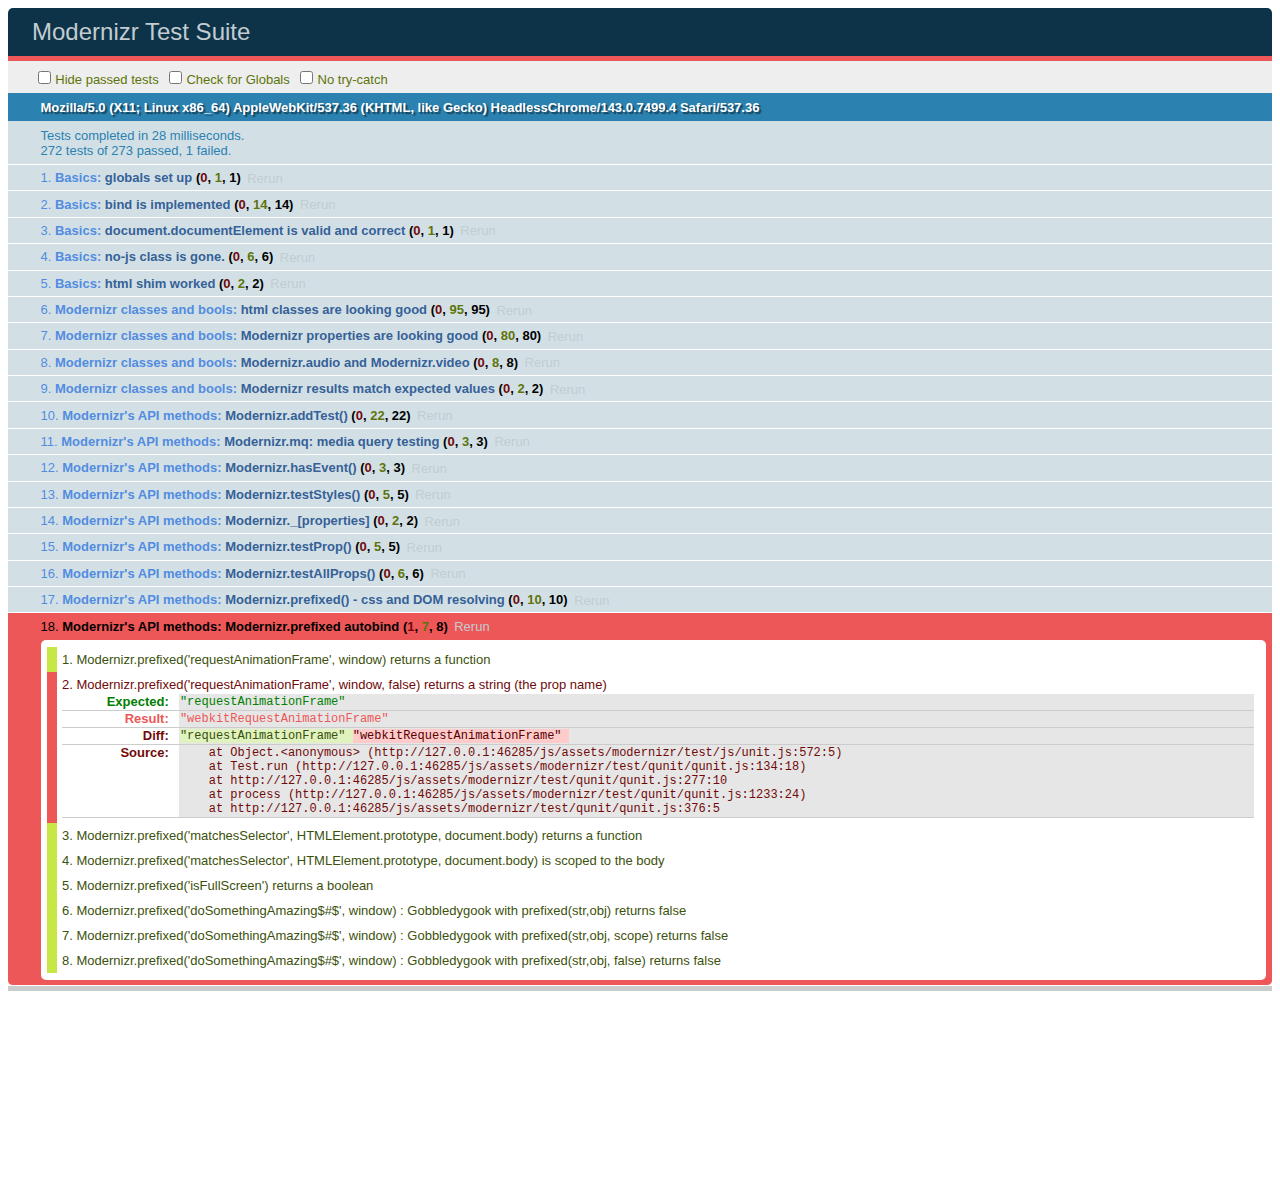
<file: js/assets/modernizr/test/basic.html>
<!DOCTYPE html>
<html class="+no-js no-js- no-js i-has-no-js">
<head>
  <meta charset="UTF-8">
  <title>Modernizr Test Suite</title>
  <link rel="stylesheet" href="qunit/qunit.css">
  <style>
     body { margin-bottom: 150px;}
     #testbed { font-family: Helvetica; color: #444; padding-bottom: 100px;}
     #testbed button { margin: 30px; font-size: 13px;}
     .data-notes, .offScreen { display:none;}
     table { width: 100%;}
     tbody tr:nth-child(even) td, tbody tr:nth-child(even) th {  border: 1px solid #ccc; border-left: 0; border-right: 0;}
     table td:nth-child(even), table th:nth-child(even) { background: #e6e6e6;}
     table tbody tr:hover td, table tbody tr:hover th { background: #e1e100!important;}
     td.wrong { background:red!important;}
     #html5section { visibility: hidden; }
     h1 label { display:none;}
     .output { padding: 0 0 0 16px;}
     .output ul { margin: 0;}
     .output li { color: #854747; }
     .output li.yes{color:#090;}
     .output li b{color:#000;}
     .output {font:14px/1.3 Inconsolata,Consolas,monospace;
                    -webkit-column-count: 5;
                       -moz-column-count: 5;
                            column-count: 5;}
      .output + .output { border-top: 5px solid #ccc; }
      textarea { width: 100%; min-height: 75px;}
      #caniusetrigger { font-size: 38px; font-family: monospace; display:block; }
  </style>

  <script src="https://raw.github.com/Modernizr/Modernizr/master/modernizr.js"></script>

  <script>window.Modernizr || document.write('<script src="../modernizr.js"><\/script>')</script>

  <script src="js/lib/polyfills.js"></script>
  <script src="js/lib/detect-global.js"></script>
  
  <script src="qunit/qunit.js"></script>
  <script src="js/lib/jquery-1.7b2.js"></script>
  
  <script src="js/setup.js"></script>
  
  <script src="js/unit.js"></script>
</head>
<body>
  <h1 id="qunit-header">Modernizr Test Suite</h1>
  <h2 id="qunit-banner"></h2>
  <div id="qunit-testrunner-toolbar"></div>
  <h2 id="qunit-userAgent"></h2>

  <ol id="qunit-tests"></ol>

  <div id="mod-output" class=output></div>
  <div id="mod-feattest-output" class=output></div>


  <br>
 
  <section><aside>this is an aside within a section</aside></section>
  
  
</body>
</html>
</file>
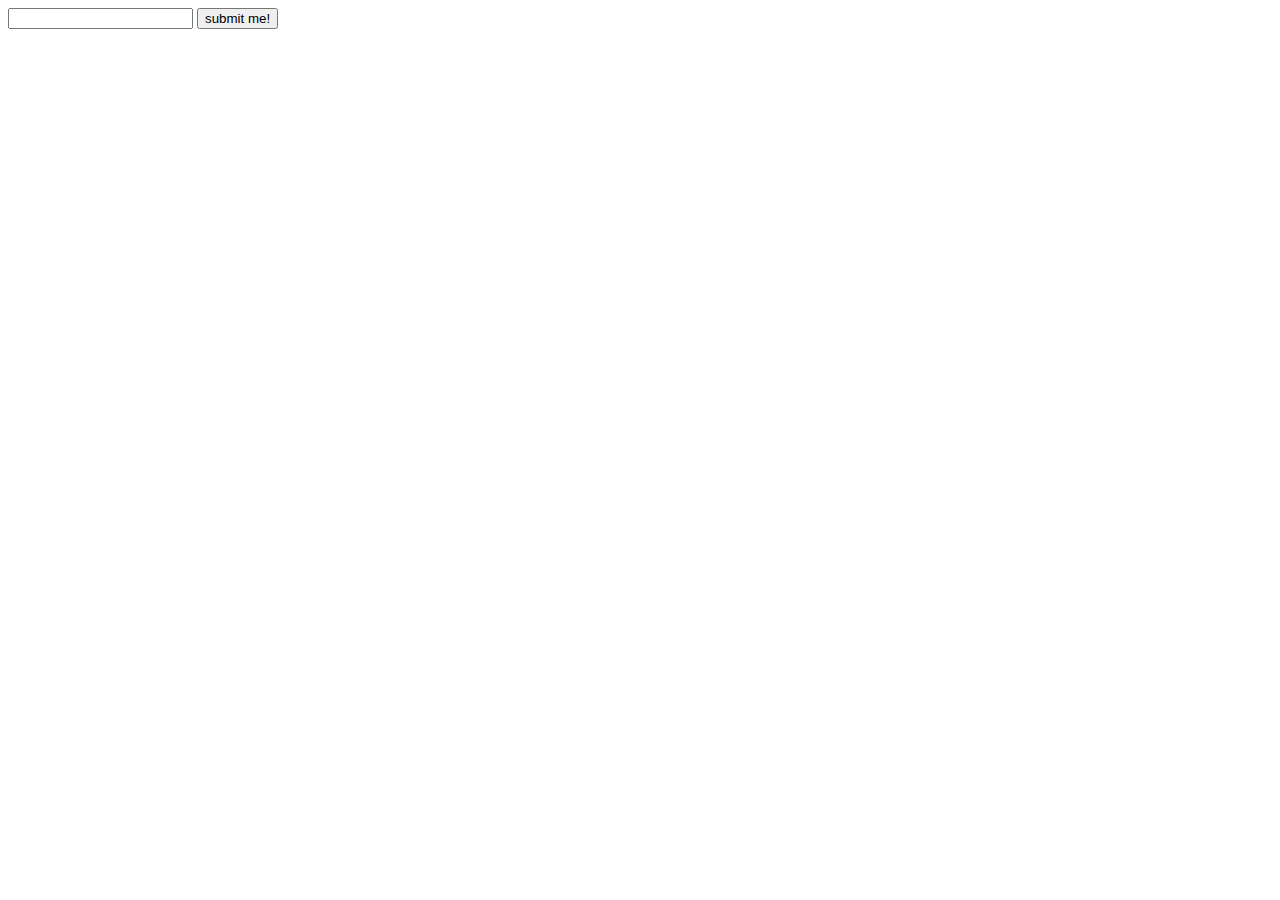
<file: js/assets/modernizr/test/caniuse_files/form_validation.html>
<!DOCTYPE html>
<!-- saved from url=(0045)http://tests.caniuse.com/form_validation.html -->
<html><head><meta http-equiv="Content-Type" content="text/html; charset=UTF-8"><script>
if(location.href.indexOf('?') >= 0) {
	document.write('FAIL');
}
</script>

</head><body><form action="http://tests.caniuse.com/form_validation.html?" method="post">

<input type="url" name="foo" required="">
<input type="submit" value="submit me!">

</form>
</body></html>
</file>
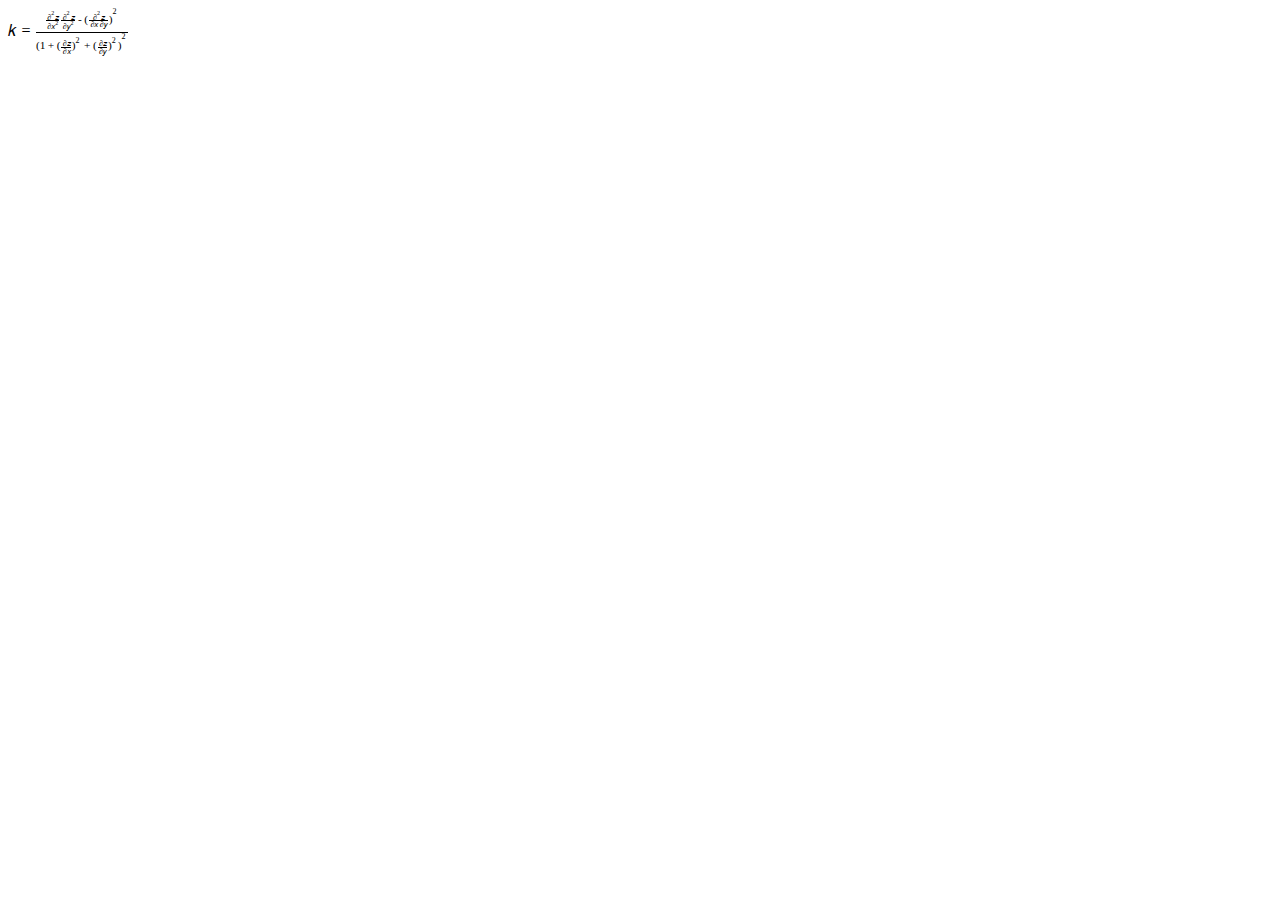
<file: js/assets/modernizr/test/caniuse_files/mathml.html>
<?xml version="1.0" encoding="utf-8"?>
<!DOCTYPE html PUBLIC "-//W3C//DTD XHTML 1.1 plus MathML 2.0//EN" "http://www.w3.org/Math/DTD/mathml2/xhtml-math11-f.dtd"><html xmlns="http://www.w3.org/1999/xhtml" xmlns:html="http://www.w3.org/1999/xhtml">
<head>
	<meta http-equiv="content-type" content="text/html; charset=utf-8" />
	<title>Untitled</title>
</head>
<body>
<math xmlns="http://www.w3.org/1998/Math/MathML">
<mrow>
  <mi>k</mi>
  <mo>=</mo>
  <mfrac>
    <mrow>
      <mfrac>
         <mrow>
          <msup>
            <mo>∂</mo>
            <mn>2</mn>
          </msup>
          <mi>z</mi>
        </mrow>
        <mrow>
          <mo>∂</mo>
          <msup>
            <mi>x</mi>
            <mn>2</mn>
          </msup>
        </mrow>
      </mfrac>
      <mfrac>
        <mrow>
          <msup>
            <mo>∂</mo>
            <mn>2</mn>
          </msup>
          <mi>z</mi>
        </mrow>
        <mrow>
          <mo>∂</mo>
          <msup>
            <mi>y</mi>
            <mn>2</mn>
          </msup>
        </mrow>
      </mfrac>
      <mo>-</mo>
      <msup>
        <mrow>
          <mo>(</mo>
          <mfrac>
            <mrow>
              <msup>
                <mo>∂</mo>
                <mn>2</mn>
              </msup>
              <mi>z</mi>
            </mrow>
            <mrow>
              <mo>∂</mo>
              <mi>x</mi>
              <mo>∂</mo>
              <mi>y</mi>
              </mrow>
          </mfrac>
          <mo>)</mo>
        </mrow>
        <mn>2</mn>
      </msup>
    </mrow>
    <mrow>
      <msup>
        <mrow>
          <mo>(</mo>
          <mn>1</mn>
          <mo>+</mo>
          <msup>
            <mrow>
              <mo>(</mo>
              <mfrac>
                <mrow>
                  <mo>∂</mo>
                  <mi>z</mi>
                </mrow>
                <mrow>
                  <mo>∂</mo>
                  <mi>x</mi>
                </mrow>
              </mfrac>
              <mo>)</mo>
            </mrow>
            <mn>2</mn>
          </msup>
          <mo>+</mo>
          <msup>
            <mrow>
              <mo>(</mo>
              <mfrac>
                <mrow>
                  <mo>∂</mo>
                  <mi>z</mi>
                </mrow>
                <mrow>
                  <mo>∂</mo>
                  <mi>y</mi>
                </mrow>
              </mfrac>
              <mo>)</mo>
            </mrow>
            <mn>2</mn>
          </msup>
          <mo>)</mo>
        </mrow>
        <mn>2</mn>
      </msup>
    </mrow>
  </mfrac>
</mrow>
</math>
</body>
</html>
</file>
<file: css/main.css>
@import url(http://fonts.googleapis.com/css?family=Roboto:400,400italic,500,500italic,300italic,300);
@import url(http://fonts.googleapis.com/css?family=Open+Sans+Condensed:300,300italic);
@import "font-awesome.css";
/*! normalize.css v3.0.1 | MIT License | git.io/normalize */
html {
  font-family: sans-serif;
  -ms-text-size-adjust: 100%;
  -webkit-text-size-adjust: 100%;
}
body {
  margin: 0;
}
article,
aside,
details,
figcaption,
figure,
footer,
header,
hgroup,
main,
nav,
section,
summary {
  display: block;
}
audio,
canvas,
progress,
video {
  display: inline-block;
  vertical-align: baseline;
}
audio:not([controls]) {
  display: none;
  height: 0;
}
[hidden],
template {
  display: none;
}
a {
  background: transparent;
}
a:active,
a:hover {
  outline: 0;
}
abbr[title] {
  border-bottom: 1px dotted;
}
b,
strong {
  font-weight: bold;
}
dfn {
  font-style: italic;
}
h1 {
  font-size: 2em;
  margin: 0.67em 0;
}
mark {
  background: #ff0;
  color: #000;
}
small {
  font-size: 80%;
}
sub,
sup {
  font-size: 75%;
  line-height: 0;
  position: relative;
  vertical-align: baseline;
}
sup {
  top: -0.5em;
}
sub {
  bottom: -0.25em;
}
img {
  border: 0;
}
svg:not(:root) {
  overflow: hidden;
}
figure {
  margin: 1em 40px;
}
hr {
  -moz-box-sizing: content-box;
  box-sizing: content-box;
  height: 0;
}
pre {
  overflow: auto;
}
code,
kbd,
pre,
samp {
  font-family: monospace, monospace;
  font-size: 1em;
}
button,
input,
optgroup,
select,
textarea {
  color: inherit;
  font: inherit;
  margin: 0;
}
button {
  overflow: visible;
}
button,
select {
  text-transform: none;
}
button,
html input[type="button"],
input[type="reset"],
input[type="submit"] {
  -webkit-appearance: button;
  cursor: pointer;
}
button[disabled],
html input[disabled] {
  cursor: default;
}
button::-moz-focus-inner,
input::-moz-focus-inner {
  border: 0;
  padding: 0;
}
input {
  line-height: normal;
}
input[type="checkbox"],
input[type="radio"] {
  box-sizing: border-box;
  padding: 0;
}
input[type="number"]::-webkit-inner-spin-button,
input[type="number"]::-webkit-outer-spin-button {
  height: auto;
}
input[type="search"] {
  -webkit-appearance: textfield;
  -moz-box-sizing: content-box;
  -webkit-box-sizing: content-box;
  box-sizing: content-box;
}
input[type="search"]::-webkit-search-cancel-button,
input[type="search"]::-webkit-search-decoration {
  -webkit-appearance: none;
}
fieldset {
  border: 1px solid #c0c0c0;
  margin: 0 2px;
  padding: 0.35em 0.625em 0.75em;
}
legend {
  border: 0;
  padding: 0;
}
textarea {
  overflow: auto;
}
optgroup {
  font-weight: bold;
}
table {
  border-collapse: collapse;
  border-spacing: 0;
}
td,
th {
  padding: 0;
}
@media print {
  * {
    text-shadow: none !important;
    color: #000 !important;
    background: transparent !important;
    box-shadow: none !important;
  }
  a,
  a:visited {
    text-decoration: underline;
  }
  a[href]:after {
    content: " (" attr(href) ")";
  }
  abbr[title]:after {
    content: " (" attr(title) ")";
  }
  a[href^="javascript:"]:after,
  a[href^="#"]:after {
    content: "";
  }
  pre,
  blockquote {
    border: 1px solid #999;
    page-break-inside: avoid;
  }
  thead {
    display: table-header-group;
  }
  tr,
  img {
    page-break-inside: avoid;
  }
  img {
    max-width: 100% !important;
  }
  p,
  h2,
  h3 {
    orphans: 3;
    widows: 3;
  }
  h2,
  h3 {
    page-break-after: avoid;
  }
  select {
    background: #fff !important;
  }
  .navbar {
    display: none;
  }
  .table td,
  .table th {
    background-color: #fff !important;
  }
  .btn > .caret,
  .dropup > .btn > .caret {
    border-top-color: #000 !important;
  }
  .label {
    border: 1px solid #000;
  }
  .table {
    border-collapse: collapse !important;
  }
  .table-bordered th,
  .table-bordered td {
    border: 1px solid #ddd !important;
  }
}
* {
  -webkit-box-sizing: border-box;
  -moz-box-sizing: border-box;
  box-sizing: border-box;
}
*:before,
*:after {
  -webkit-box-sizing: border-box;
  -moz-box-sizing: border-box;
  box-sizing: border-box;
}
html {
  font-size: 10px;
  -webkit-tap-highlight-color: rgba(0, 0, 0, 0);
}
body {
  font-family: "Roboto", 'Gotham Narrow', Helvetica, Arial, sans-serif;
  font-size: 14px;
  line-height: 1.8;
  color: #333333;
  background-color: #ffffff;
}
input,
button,
select,
textarea {
  font-family: inherit;
  font-size: inherit;
  line-height: inherit;
}
a {
  color: #428bca;
  text-decoration: none;
}
a:hover,
a:focus {
  color: #2a6496;
  text-decoration: underline;
}
a:focus {
  outline: thin dotted;
  outline: 5px auto -webkit-focus-ring-color;
  outline-offset: -2px;
}
figure {
  margin: 0;
}
img {
  vertical-align: middle;
}
.img-responsive,
.thumbnail > img,
.thumbnail a > img,
.carousel-inner > .item > img,
.carousel-inner > .item > a > img {
  display: block;
  width: 100% \9;
  max-width: 100%;
  height: auto;
}
.img-rounded {
  border-radius: 6px;
}
.img-thumbnail {
  padding: 4px;
  line-height: 1.8;
  background-color: #ffffff;
  border: 1px solid #dddddd;
  border-radius: 4px;
  -webkit-transition: all 0.2s ease-in-out;
  -o-transition: all 0.2s ease-in-out;
  transition: all 0.2s ease-in-out;
  display: inline-block;
  width: 100% \9;
  max-width: 100%;
  height: auto;
}
.img-circle {
  border-radius: 50%;
}
hr {
  margin-top: 25px;
  margin-bottom: 25px;
  border: 0;
  border-top: 1px solid #eeeeee;
}
.sr-only {
  position: absolute;
  width: 1px;
  height: 1px;
  margin: -1px;
  padding: 0;
  overflow: hidden;
  clip: rect(0, 0, 0, 0);
  border: 0;
}
.sr-only-focusable:active,
.sr-only-focusable:focus {
  position: static;
  width: auto;
  height: auto;
  margin: 0;
  overflow: visible;
  clip: auto;
}
h1,
h2,
h3,
h4,
h5,
h6,
.h1,
.h2,
.h3,
.h4,
.h5,
.h6 {
  font-family: inherit;
  font-weight: 500;
  line-height: 1.1;
  color: inherit;
}
h1 small,
h2 small,
h3 small,
h4 small,
h5 small,
h6 small,
.h1 small,
.h2 small,
.h3 small,
.h4 small,
.h5 small,
.h6 small,
h1 .small,
h2 .small,
h3 .small,
h4 .small,
h5 .small,
h6 .small,
.h1 .small,
.h2 .small,
.h3 .small,
.h4 .small,
.h5 .small,
.h6 .small {
  font-weight: normal;
  line-height: 1;
  color: #777777;
}
h1,
.h1,
h2,
.h2,
h3,
.h3 {
  margin-top: 25px;
  margin-bottom: 12.5px;
}
h1 small,
.h1 small,
h2 small,
.h2 small,
h3 small,
.h3 small,
h1 .small,
.h1 .small,
h2 .small,
.h2 .small,
h3 .small,
.h3 .small {
  font-size: 65%;
}
h4,
.h4,
h5,
.h5,
h6,
.h6 {
  margin-top: 12.5px;
  margin-bottom: 12.5px;
}
h4 small,
.h4 small,
h5 small,
.h5 small,
h6 small,
.h6 small,
h4 .small,
.h4 .small,
h5 .small,
.h5 .small,
h6 .small,
.h6 .small {
  font-size: 75%;
}
h1,
.h1 {
  font-size: 36px;
}
h2,
.h2 {
  font-size: 30px;
}
h3,
.h3 {
  font-size: 24px;
}
h4,
.h4 {
  font-size: 18px;
}
h5,
.h5 {
  font-size: 14px;
}
h6,
.h6 {
  font-size: 12px;
}
p {
  margin: 0 0 12.5px;
}
.lead {
  margin-bottom: 25px;
  font-size: 16px;
  font-weight: 300;
  line-height: 1.4;
}
@media (min-width: 768px) {
  .lead {
    font-size: 21px;
  }
}
small,
.small {
  font-size: 85%;
}
cite {
  font-style: normal;
}
mark,
.mark {
  background-color: #fcf8e3;
  padding: .2em;
}
.text-left {
  text-align: left;
}
.text-right {
  text-align: right;
}
.text-center {
  text-align: center;
}
.text-justify {
  text-align: justify;
}
.text-nowrap {
  white-space: nowrap;
}
.text-lowercase {
  text-transform: lowercase;
}
.text-uppercase {
  text-transform: uppercase;
}
.text-capitalize {
  text-transform: capitalize;
}
.text-muted {
  color: #777777;
}
.text-primary {
  color: #428bca;
}
a.text-primary:hover {
  color: #3071a9;
}
.text-success {
  color: #3c763d;
}
a.text-success:hover {
  color: #2b542c;
}
.text-info {
  color: #31708f;
}
a.text-info:hover {
  color: #245269;
}
.text-warning {
  color: #8a6d3b;
}
a.text-warning:hover {
  color: #66512c;
}
.text-danger {
  color: #a94442;
}
a.text-danger:hover {
  color: #843534;
}
.bg-primary {
  color: #fff;
  background-color: #428bca;
}
a.bg-primary:hover {
  background-color: #3071a9;
}
.bg-success {
  background-color: #dff0d8;
}
a.bg-success:hover {
  background-color: #c1e2b3;
}
.bg-info {
  background-color: #d9edf7;
}
a.bg-info:hover {
  background-color: #afd9ee;
}
.bg-warning {
  background-color: #fcf8e3;
}
a.bg-warning:hover {
  background-color: #f7ecb5;
}
.bg-danger {
  background-color: #f2dede;
}
a.bg-danger:hover {
  background-color: #e4b9b9;
}
.page-header {
  padding-bottom: 11.5px;
  margin: 50px 0 25px;
  border-bottom: 1px solid #eeeeee;
}
ul,
ol {
  margin-top: 0;
  margin-bottom: 12.5px;
}
ul ul,
ol ul,
ul ol,
ol ol {
  margin-bottom: 0;
}
.list-unstyled {
  padding-left: 0;
  list-style: none;
}
.list-inline {
  padding-left: 0;
  list-style: none;
  margin-left: -5px;
}
.list-inline > li {
  display: inline-block;
  padding-left: 5px;
  padding-right: 5px;
}
dl {
  margin-top: 0;
  margin-bottom: 25px;
}
dt,
dd {
  line-height: 1.8;
}
dt {
  font-weight: bold;
}
dd {
  margin-left: 0;
}
@media (min-width: 768px) {
  .dl-horizontal dt {
    float: left;
    width: 160px;
    clear: left;
    text-align: right;
    overflow: hidden;
    text-overflow: ellipsis;
    white-space: nowrap;
  }
  .dl-horizontal dd {
    margin-left: 180px;
  }
}
abbr[title],
abbr[data-original-title] {
  cursor: help;
  border-bottom: 1px dotted #777777;
}
.initialism {
  font-size: 90%;
  text-transform: uppercase;
}
blockquote {
  padding: 12.5px 25px;
  margin: 0 0 25px;
  font-size: 17.5px;
  border-left: 5px solid #eeeeee;
}
blockquote p:last-child,
blockquote ul:last-child,
blockquote ol:last-child {
  margin-bottom: 0;
}
blockquote footer,
blockquote small,
blockquote .small {
  display: block;
  font-size: 80%;
  line-height: 1.8;
  color: #777777;
}
blockquote footer:before,
blockquote small:before,
blockquote .small:before {
  content: '\2014 \00A0';
}
.blockquote-reverse,
blockquote.pull-right {
  padding-right: 15px;
  padding-left: 0;
  border-right: 5px solid #eeeeee;
  border-left: 0;
  text-align: right;
}
.blockquote-reverse footer:before,
blockquote.pull-right footer:before,
.blockquote-reverse small:before,
blockquote.pull-right small:before,
.blockquote-reverse .small:before,
blockquote.pull-right .small:before {
  content: '';
}
.blockquote-reverse footer:after,
blockquote.pull-right footer:after,
.blockquote-reverse small:after,
blockquote.pull-right small:after,
.blockquote-reverse .small:after,
blockquote.pull-right .small:after {
  content: '\00A0 \2014';
}
blockquote:before,
blockquote:after {
  content: "";
}
address {
  margin-bottom: 25px;
  font-style: normal;
  line-height: 1.8;
}
code,
kbd,
pre,
samp {
  font-family: Menlo, Monaco, Consolas, "Courier New", monospace;
}
code {
  padding: 2px 4px;
  font-size: 90%;
  color: #c7254e;
  background-color: #f9f2f4;
  border-radius: 4px;
}
kbd {
  padding: 2px 4px;
  font-size: 90%;
  color: #ffffff;
  background-color: #333333;
  border-radius: 3px;
  box-shadow: inset 0 -1px 0 rgba(0, 0, 0, 0.25);
}
kbd kbd {
  padding: 0;
  font-size: 100%;
  box-shadow: none;
}
pre {
  display: block;
  padding: 12px;
  margin: 0 0 12.5px;
  font-size: 13px;
  line-height: 1.8;
  word-break: break-all;
  word-wrap: break-word;
  color: #333333;
  background-color: #f5f5f5;
  border: 1px solid #cccccc;
  border-radius: 4px;
}
pre code {
  padding: 0;
  font-size: inherit;
  color: inherit;
  white-space: pre-wrap;
  background-color: transparent;
  border-radius: 0;
}
.pre-scrollable {
  max-height: 340px;
  overflow-y: scroll;
}
.container {
  margin-right: auto;
  margin-left: auto;
  padding-left: 10px;
  padding-right: 10px;
}
@media (min-width: 768px) {
  .container {
    width: 740px;
  }
}
@media (min-width: 992px) {
  .container {
    width: 960px;
  }
}
@media (min-width: 1200px) {
  .container {
    width: 1160px;
  }
}
.container-fluid {
  margin-right: auto;
  margin-left: auto;
  padding-left: 10px;
  padding-right: 10px;
}
.row {
  margin-left: -10px;
  margin-right: -10px;
}
.col-xs-1, .col-sm-1, .col-md-1, .col-lg-1, .col-xs-2, .col-sm-2, .col-md-2, .col-lg-2, .col-xs-3, .col-sm-3, .col-md-3, .col-lg-3, .col-xs-4, .col-sm-4, .col-md-4, .col-lg-4, .col-xs-5, .col-sm-5, .col-md-5, .col-lg-5, .col-xs-6, .col-sm-6, .col-md-6, .col-lg-6, .col-xs-7, .col-sm-7, .col-md-7, .col-lg-7, .col-xs-8, .col-sm-8, .col-md-8, .col-lg-8, .col-xs-9, .col-sm-9, .col-md-9, .col-lg-9, .col-xs-10, .col-sm-10, .col-md-10, .col-lg-10, .col-xs-11, .col-sm-11, .col-md-11, .col-lg-11, .col-xs-12, .col-sm-12, .col-md-12, .col-lg-12 {
  position: relative;
  min-height: 1px;
  padding-left: 10px;
  padding-right: 10px;
}
.col-xs-1, .col-xs-2, .col-xs-3, .col-xs-4, .col-xs-5, .col-xs-6, .col-xs-7, .col-xs-8, .col-xs-9, .col-xs-10, .col-xs-11, .col-xs-12 {
  float: left;
}
.col-xs-12 {
  width: 100%;
}
.col-xs-11 {
  width: 91.66666667%;
}
.col-xs-10 {
  width: 83.33333333%;
}
.col-xs-9 {
  width: 75%;
}
.col-xs-8 {
  width: 66.66666667%;
}
.col-xs-7 {
  width: 58.33333333%;
}
.col-xs-6 {
  width: 50%;
}
.col-xs-5 {
  width: 41.66666667%;
}
.col-xs-4 {
  width: 33.33333333%;
}
.col-xs-3 {
  width: 25%;
}
.col-xs-2 {
  width: 16.66666667%;
}
.col-xs-1 {
  width: 8.33333333%;
}
.col-xs-pull-12 {
  right: 100%;
}
.col-xs-pull-11 {
  right: 91.66666667%;
}
.col-xs-pull-10 {
  right: 83.33333333%;
}
.col-xs-pull-9 {
  right: 75%;
}
.col-xs-pull-8 {
  right: 66.66666667%;
}
.col-xs-pull-7 {
  right: 58.33333333%;
}
.col-xs-pull-6 {
  right: 50%;
}
.col-xs-pull-5 {
  right: 41.66666667%;
}
.col-xs-pull-4 {
  right: 33.33333333%;
}
.col-xs-pull-3 {
  right: 25%;
}
.col-xs-pull-2 {
  right: 16.66666667%;
}
.col-xs-pull-1 {
  right: 8.33333333%;
}
.col-xs-pull-0 {
  right: auto;
}
.col-xs-push-12 {
  left: 100%;
}
.col-xs-push-11 {
  left: 91.66666667%;
}
.col-xs-push-10 {
  left: 83.33333333%;
}
.col-xs-push-9 {
  left: 75%;
}
.col-xs-push-8 {
  left: 66.66666667%;
}
.col-xs-push-7 {
  left: 58.33333333%;
}
.col-xs-push-6 {
  left: 50%;
}
.col-xs-push-5 {
  left: 41.66666667%;
}
.col-xs-push-4 {
  left: 33.33333333%;
}
.col-xs-push-3 {
  left: 25%;
}
.col-xs-push-2 {
  left: 16.66666667%;
}
.col-xs-push-1 {
  left: 8.33333333%;
}
.col-xs-push-0 {
  left: auto;
}
.col-xs-offset-12 {
  margin-left: 100%;
}
.col-xs-offset-11 {
  margin-left: 91.66666667%;
}
.col-xs-offset-10 {
  margin-left: 83.33333333%;
}
.col-xs-offset-9 {
  margin-left: 75%;
}
.col-xs-offset-8 {
  margin-left: 66.66666667%;
}
.col-xs-offset-7 {
  margin-left: 58.33333333%;
}
.col-xs-offset-6 {
  margin-left: 50%;
}
.col-xs-offset-5 {
  margin-left: 41.66666667%;
}
.col-xs-offset-4 {
  margin-left: 33.33333333%;
}
.col-xs-offset-3 {
  margin-left: 25%;
}
.col-xs-offset-2 {
  margin-left: 16.66666667%;
}
.col-xs-offset-1 {
  margin-left: 8.33333333%;
}
.col-xs-offset-0 {
  margin-left: 0%;
}
@media (min-width: 768px) {
  .col-sm-1, .col-sm-2, .col-sm-3, .col-sm-4, .col-sm-5, .col-sm-6, .col-sm-7, .col-sm-8, .col-sm-9, .col-sm-10, .col-sm-11, .col-sm-12 {
    float: left;
  }
  .col-sm-12 {
    width: 100%;
  }
  .col-sm-11 {
    width: 91.66666667%;
  }
  .col-sm-10 {
    width: 83.33333333%;
  }
  .col-sm-9 {
    width: 75%;
  }
  .col-sm-8 {
    width: 66.66666667%;
  }
  .col-sm-7 {
    width: 58.33333333%;
  }
  .col-sm-6 {
    width: 50%;
  }
  .col-sm-5 {
    width: 41.66666667%;
  }
  .col-sm-4 {
    width: 33.33333333%;
  }
  .col-sm-3 {
    width: 25%;
  }
  .col-sm-2 {
    width: 16.66666667%;
  }
  .col-sm-1 {
    width: 8.33333333%;
  }
  .col-sm-pull-12 {
    right: 100%;
  }
  .col-sm-pull-11 {
    right: 91.66666667%;
  }
  .col-sm-pull-10 {
    right: 83.33333333%;
  }
  .col-sm-pull-9 {
    right: 75%;
  }
  .col-sm-pull-8 {
    right: 66.66666667%;
  }
  .col-sm-pull-7 {
    right: 58.33333333%;
  }
  .col-sm-pull-6 {
    right: 50%;
  }
  .col-sm-pull-5 {
    right: 41.66666667%;
  }
  .col-sm-pull-4 {
    right: 33.33333333%;
  }
  .col-sm-pull-3 {
    right: 25%;
  }
  .col-sm-pull-2 {
    right: 16.66666667%;
  }
  .col-sm-pull-1 {
    right: 8.33333333%;
  }
  .col-sm-pull-0 {
    right: auto;
  }
  .col-sm-push-12 {
    left: 100%;
  }
  .col-sm-push-11 {
    left: 91.66666667%;
  }
  .col-sm-push-10 {
    left: 83.33333333%;
  }
  .col-sm-push-9 {
    left: 75%;
  }
  .col-sm-push-8 {
    left: 66.66666667%;
  }
  .col-sm-push-7 {
    left: 58.33333333%;
  }
  .col-sm-push-6 {
    left: 50%;
  }
  .col-sm-push-5 {
    left: 41.66666667%;
  }
  .col-sm-push-4 {
    left: 33.33333333%;
  }
  .col-sm-push-3 {
    left: 25%;
  }
  .col-sm-push-2 {
    left: 16.66666667%;
  }
  .col-sm-push-1 {
    left: 8.33333333%;
  }
  .col-sm-push-0 {
    left: auto;
  }
  .col-sm-offset-12 {
    margin-left: 100%;
  }
  .col-sm-offset-11 {
    margin-left: 91.66666667%;
  }
  .col-sm-offset-10 {
    margin-left: 83.33333333%;
  }
  .col-sm-offset-9 {
    margin-left: 75%;
  }
  .col-sm-offset-8 {
    margin-left: 66.66666667%;
  }
  .col-sm-offset-7 {
    margin-left: 58.33333333%;
  }
  .col-sm-offset-6 {
    margin-left: 50%;
  }
  .col-sm-offset-5 {
    margin-left: 41.66666667%;
  }
  .col-sm-offset-4 {
    margin-left: 33.33333333%;
  }
  .col-sm-offset-3 {
    margin-left: 25%;
  }
  .col-sm-offset-2 {
    margin-left: 16.66666667%;
  }
  .col-sm-offset-1 {
    margin-left: 8.33333333%;
  }
  .col-sm-offset-0 {
    margin-left: 0%;
  }
}
@media (min-width: 992px) {
  .col-md-1, .col-md-2, .col-md-3, .col-md-4, .col-md-5, .col-md-6, .col-md-7, .col-md-8, .col-md-9, .col-md-10, .col-md-11, .col-md-12 {
    float: left;
  }
  .col-md-12 {
    width: 100%;
  }
  .col-md-11 {
    width: 91.66666667%;
  }
  .col-md-10 {
    width: 83.33333333%;
  }
  .col-md-9 {
    width: 75%;
  }
  .col-md-8 {
    width: 66.66666667%;
  }
  .col-md-7 {
    width: 58.33333333%;
  }
  .col-md-6 {
    width: 50%;
  }
  .col-md-5 {
    width: 41.66666667%;
  }
  .col-md-4 {
    width: 33.33333333%;
  }
  .col-md-3 {
    width: 25%;
  }
  .col-md-2 {
    width: 16.66666667%;
  }
  .col-md-1 {
    width: 8.33333333%;
  }
  .col-md-pull-12 {
    right: 100%;
  }
  .col-md-pull-11 {
    right: 91.66666667%;
  }
  .col-md-pull-10 {
    right: 83.33333333%;
  }
  .col-md-pull-9 {
    right: 75%;
  }
  .col-md-pull-8 {
    right: 66.66666667%;
  }
  .col-md-pull-7 {
    right: 58.33333333%;
  }
  .col-md-pull-6 {
    right: 50%;
  }
  .col-md-pull-5 {
    right: 41.66666667%;
  }
  .col-md-pull-4 {
    right: 33.33333333%;
  }
  .col-md-pull-3 {
    right: 25%;
  }
  .col-md-pull-2 {
    right: 16.66666667%;
  }
  .col-md-pull-1 {
    right: 8.33333333%;
  }
  .col-md-pull-0 {
    right: auto;
  }
  .col-md-push-12 {
    left: 100%;
  }
  .col-md-push-11 {
    left: 91.66666667%;
  }
  .col-md-push-10 {
    left: 83.33333333%;
  }
  .col-md-push-9 {
    left: 75%;
  }
  .col-md-push-8 {
    left: 66.66666667%;
  }
  .col-md-push-7 {
    left: 58.33333333%;
  }
  .col-md-push-6 {
    left: 50%;
  }
  .col-md-push-5 {
    left: 41.66666667%;
  }
  .col-md-push-4 {
    left: 33.33333333%;
  }
  .col-md-push-3 {
    left: 25%;
  }
  .col-md-push-2 {
    left: 16.66666667%;
  }
  .col-md-push-1 {
    left: 8.33333333%;
  }
  .col-md-push-0 {
    left: auto;
  }
  .col-md-offset-12 {
    margin-left: 100%;
  }
  .col-md-offset-11 {
    margin-left: 91.66666667%;
  }
  .col-md-offset-10 {
    margin-left: 83.33333333%;
  }
  .col-md-offset-9 {
    margin-left: 75%;
  }
  .col-md-offset-8 {
    margin-left: 66.66666667%;
  }
  .col-md-offset-7 {
    margin-left: 58.33333333%;
  }
  .col-md-offset-6 {
    margin-left: 50%;
  }
  .col-md-offset-5 {
    margin-left: 41.66666667%;
  }
  .col-md-offset-4 {
    margin-left: 33.33333333%;
  }
  .col-md-offset-3 {
    margin-left: 25%;
  }
  .col-md-offset-2 {
    margin-left: 16.66666667%;
  }
  .col-md-offset-1 {
    margin-left: 8.33333333%;
  }
  .col-md-offset-0 {
    margin-left: 0%;
  }
}
@media (min-width: 1200px) {
  .col-lg-1, .col-lg-2, .col-lg-3, .col-lg-4, .col-lg-5, .col-lg-6, .col-lg-7, .col-lg-8, .col-lg-9, .col-lg-10, .col-lg-11, .col-lg-12 {
    float: left;
  }
  .col-lg-12 {
    width: 100%;
  }
  .col-lg-11 {
    width: 91.66666667%;
  }
  .col-lg-10 {
    width: 83.33333333%;
  }
  .col-lg-9 {
    width: 75%;
  }
  .col-lg-8 {
    width: 66.66666667%;
  }
  .col-lg-7 {
    width: 58.33333333%;
  }
  .col-lg-6 {
    width: 50%;
  }
  .col-lg-5 {
    width: 41.66666667%;
  }
  .col-lg-4 {
    width: 33.33333333%;
  }
  .col-lg-3 {
    width: 25%;
  }
  .col-lg-2 {
    width: 16.66666667%;
  }
  .col-lg-1 {
    width: 8.33333333%;
  }
  .col-lg-pull-12 {
    right: 100%;
  }
  .col-lg-pull-11 {
    right: 91.66666667%;
  }
  .col-lg-pull-10 {
    right: 83.33333333%;
  }
  .col-lg-pull-9 {
    right: 75%;
  }
  .col-lg-pull-8 {
    right: 66.66666667%;
  }
  .col-lg-pull-7 {
    right: 58.33333333%;
  }
  .col-lg-pull-6 {
    right: 50%;
  }
  .col-lg-pull-5 {
    right: 41.66666667%;
  }
  .col-lg-pull-4 {
    right: 33.33333333%;
  }
  .col-lg-pull-3 {
    right: 25%;
  }
  .col-lg-pull-2 {
    right: 16.66666667%;
  }
  .col-lg-pull-1 {
    right: 8.33333333%;
  }
  .col-lg-pull-0 {
    right: auto;
  }
  .col-lg-push-12 {
    left: 100%;
  }
  .col-lg-push-11 {
    left: 91.66666667%;
  }
  .col-lg-push-10 {
    left: 83.33333333%;
  }
  .col-lg-push-9 {
    left: 75%;
  }
  .col-lg-push-8 {
    left: 66.66666667%;
  }
  .col-lg-push-7 {
    left: 58.33333333%;
  }
  .col-lg-push-6 {
    left: 50%;
  }
  .col-lg-push-5 {
    left: 41.66666667%;
  }
  .col-lg-push-4 {
    left: 33.33333333%;
  }
  .col-lg-push-3 {
    left: 25%;
  }
  .col-lg-push-2 {
    left: 16.66666667%;
  }
  .col-lg-push-1 {
    left: 8.33333333%;
  }
  .col-lg-push-0 {
    left: auto;
  }
  .col-lg-offset-12 {
    margin-left: 100%;
  }
  .col-lg-offset-11 {
    margin-left: 91.66666667%;
  }
  .col-lg-offset-10 {
    margin-left: 83.33333333%;
  }
  .col-lg-offset-9 {
    margin-left: 75%;
  }
  .col-lg-offset-8 {
    margin-left: 66.66666667%;
  }
  .col-lg-offset-7 {
    margin-left: 58.33333333%;
  }
  .col-lg-offset-6 {
    margin-left: 50%;
  }
  .col-lg-offset-5 {
    margin-left: 41.66666667%;
  }
  .col-lg-offset-4 {
    margin-left: 33.33333333%;
  }
  .col-lg-offset-3 {
    margin-left: 25%;
  }
  .col-lg-offset-2 {
    margin-left: 16.66666667%;
  }
  .col-lg-offset-1 {
    margin-left: 8.33333333%;
  }
  .col-lg-offset-0 {
    margin-left: 0%;
  }
}
table {
  background-color: transparent;
}
th {
  text-align: left;
}
.table {
  width: 100%;
  max-width: 100%;
  margin-bottom: 25px;
}
.table > thead > tr > th,
.table > tbody > tr > th,
.table > tfoot > tr > th,
.table > thead > tr > td,
.table > tbody > tr > td,
.table > tfoot > tr > td {
  padding: 8px;
  line-height: 1.8;
  vertical-align: top;
  border-top: 1px solid #dddddd;
}
.table > thead > tr > th {
  vertical-align: bottom;
  border-bottom: 2px solid #dddddd;
}
.table > caption + thead > tr:first-child > th,
.table > colgroup + thead > tr:first-child > th,
.table > thead:first-child > tr:first-child > th,
.table > caption + thead > tr:first-child > td,
.table > colgroup + thead > tr:first-child > td,
.table > thead:first-child > tr:first-child > td {
  border-top: 0;
}
.table > tbody + tbody {
  border-top: 2px solid #dddddd;
}
.table .table {
  background-color: #ffffff;
}
.table-condensed > thead > tr > th,
.table-condensed > tbody > tr > th,
.table-condensed > tfoot > tr > th,
.table-condensed > thead > tr > td,
.table-condensed > tbody > tr > td,
.table-condensed > tfoot > tr > td {
  padding: 5px;
}
.table-bordered {
  border: 1px solid #dddddd;
}
.table-bordered > thead > tr > th,
.table-bordered > tbody > tr > th,
.table-bordered > tfoot > tr > th,
.table-bordered > thead > tr > td,
.table-bordered > tbody > tr > td,
.table-bordered > tfoot > tr > td {
  border: 1px solid #dddddd;
}
.table-bordered > thead > tr > th,
.table-bordered > thead > tr > td {
  border-bottom-width: 2px;
}
.table-striped > tbody > tr:nth-child(odd) > td,
.table-striped > tbody > tr:nth-child(odd) > th {
  background-color: #f9f9f9;
}
.table-hover > tbody > tr:hover > td,
.table-hover > tbody > tr:hover > th {
  background-color: #f5f5f5;
}
table col[class*="col-"] {
  position: static;
  float: none;
  display: table-column;
}
table td[class*="col-"],
table th[class*="col-"] {
  position: static;
  float: none;
  display: table-cell;
}
.table > thead > tr > td.active,
.table > tbody > tr > td.active,
.table > tfoot > tr > td.active,
.table > thead > tr > th.active,
.table > tbody > tr > th.active,
.table > tfoot > tr > th.active,
.table > thead > tr.active > td,
.table > tbody > tr.active > td,
.table > tfoot > tr.active > td,
.table > thead > tr.active > th,
.table > tbody > tr.active > th,
.table > tfoot > tr.active > th {
  background-color: #f5f5f5;
}
.table-hover > tbody > tr > td.active:hover,
.table-hover > tbody > tr > th.active:hover,
.table-hover > tbody > tr.active:hover > td,
.table-hover > tbody > tr:hover > .active,
.table-hover > tbody > tr.active:hover > th {
  background-color: #e8e8e8;
}
.table > thead > tr > td.success,
.table > tbody > tr > td.success,
.table > tfoot > tr > td.success,
.table > thead > tr > th.success,
.table > tbody > tr > th.success,
.table > tfoot > tr > th.success,
.table > thead > tr.success > td,
.table > tbody > tr.success > td,
.table > tfoot > tr.success > td,
.table > thead > tr.success > th,
.table > tbody > tr.success > th,
.table > tfoot > tr.success > th {
  background-color: #dff0d8;
}
.table-hover > tbody > tr > td.success:hover,
.table-hover > tbody > tr > th.success:hover,
.table-hover > tbody > tr.success:hover > td,
.table-hover > tbody > tr:hover > .success,
.table-hover > tbody > tr.success:hover > th {
  background-color: #d0e9c6;
}
.table > thead > tr > td.info,
.table > tbody > tr > td.info,
.table > tfoot > tr > td.info,
.table > thead > tr > th.info,
.table > tbody > tr > th.info,
.table > tfoot > tr > th.info,
.table > thead > tr.info > td,
.table > tbody > tr.info > td,
.table > tfoot > tr.info > td,
.table > thead > tr.info > th,
.table > tbody > tr.info > th,
.table > tfoot > tr.info > th {
  background-color: #d9edf7;
}
.table-hover > tbody > tr > td.info:hover,
.table-hover > tbody > tr > th.info:hover,
.table-hover > tbody > tr.info:hover > td,
.table-hover > tbody > tr:hover > .info,
.table-hover > tbody > tr.info:hover > th {
  background-color: #c4e3f3;
}
.table > thead > tr > td.warning,
.table > tbody > tr > td.warning,
.table > tfoot > tr > td.warning,
.table > thead > tr > th.warning,
.table > tbody > tr > th.warning,
.table > tfoot > tr > th.warning,
.table > thead > tr.warning > td,
.table > tbody > tr.warning > td,
.table > tfoot > tr.warning > td,
.table > thead > tr.warning > th,
.table > tbody > tr.warning > th,
.table > tfoot > tr.warning > th {
  background-color: #fcf8e3;
}
.table-hover > tbody > tr > td.warning:hover,
.table-hover > tbody > tr > th.warning:hover,
.table-hover > tbody > tr.warning:hover > td,
.table-hover > tbody > tr:hover > .warning,
.table-hover > tbody > tr.warning:hover > th {
  background-color: #faf2cc;
}
.table > thead > tr > td.danger,
.table > tbody > tr > td.danger,
.table > tfoot > tr > td.danger,
.table > thead > tr > th.danger,
.table > tbody > tr > th.danger,
.table > tfoot > tr > th.danger,
.table > thead > tr.danger > td,
.table > tbody > tr.danger > td,
.table > tfoot > tr.danger > td,
.table > thead > tr.danger > th,
.table > tbody > tr.danger > th,
.table > tfoot > tr.danger > th {
  background-color: #f2dede;
}
.table-hover > tbody > tr > td.danger:hover,
.table-hover > tbody > tr > th.danger:hover,
.table-hover > tbody > tr.danger:hover > td,
.table-hover > tbody > tr:hover > .danger,
.table-hover > tbody > tr.danger:hover > th {
  background-color: #ebcccc;
}
@media screen and (max-width: 767px) {
  .table-responsive {
    width: 100%;
    margin-bottom: 18.75px;
    overflow-y: hidden;
    overflow-x: auto;
    -ms-overflow-style: -ms-autohiding-scrollbar;
    border: 1px solid #dddddd;
    -webkit-overflow-scrolling: touch;
  }
  .table-responsive > .table {
    margin-bottom: 0;
  }
  .table-responsive > .table > thead > tr > th,
  .table-responsive > .table > tbody > tr > th,
  .table-responsive > .table > tfoot > tr > th,
  .table-responsive > .table > thead > tr > td,
  .table-responsive > .table > tbody > tr > td,
  .table-responsive > .table > tfoot > tr > td {
    white-space: nowrap;
  }
  .table-responsive > .table-bordered {
    border: 0;
  }
  .table-responsive > .table-bordered > thead > tr > th:first-child,
  .table-responsive > .table-bordered > tbody > tr > th:first-child,
  .table-responsive > .table-bordered > tfoot > tr > th:first-child,
  .table-responsive > .table-bordered > thead > tr > td:first-child,
  .table-responsive > .table-bordered > tbody > tr > td:first-child,
  .table-responsive > .table-bordered > tfoot > tr > td:first-child {
    border-left: 0;
  }
  .table-responsive > .table-bordered > thead > tr > th:last-child,
  .table-responsive > .table-bordered > tbody > tr > th:last-child,
  .table-responsive > .table-bordered > tfoot > tr > th:last-child,
  .table-responsive > .table-bordered > thead > tr > td:last-child,
  .table-responsive > .table-bordered > tbody > tr > td:last-child,
  .table-responsive > .table-bordered > tfoot > tr > td:last-child {
    border-right: 0;
  }
  .table-responsive > .table-bordered > tbody > tr:last-child > th,
  .table-responsive > .table-bordered > tfoot > tr:last-child > th,
  .table-responsive > .table-bordered > tbody > tr:last-child > td,
  .table-responsive > .table-bordered > tfoot > tr:last-child > td {
    border-bottom: 0;
  }
}
fieldset {
  padding: 0;
  margin: 0;
  border: 0;
  min-width: 0;
}
legend {
  display: block;
  width: 100%;
  padding: 0;
  margin-bottom: 25px;
  font-size: 21px;
  line-height: inherit;
  color: #333333;
  border: 0;
  border-bottom: 1px solid #e5e5e5;
}
label {
  display: inline-block;
  max-width: 100%;
  margin-bottom: 5px;
  font-weight: bold;
}
input[type="search"] {
  -webkit-box-sizing: border-box;
  -moz-box-sizing: border-box;
  box-sizing: border-box;
}
input[type="radio"],
input[type="checkbox"] {
  margin: 4px 0 0;
  margin-top: 1px \9;
  line-height: normal;
}
input[type="file"] {
  display: block;
}
input[type="range"] {
  display: block;
  width: 100%;
}
select[multiple],
select[size] {
  height: auto;
}
input[type="file"]:focus,
input[type="radio"]:focus,
input[type="checkbox"]:focus {
  outline: thin dotted;
  outline: 5px auto -webkit-focus-ring-color;
  outline-offset: -2px;
}
output {
  display: block;
  padding-top: 7px;
  font-size: 14px;
  line-height: 1.8;
  color: #555555;
}
.form-control {
  display: block;
  width: 100%;
  height: 39px;
  padding: 6px 12px;
  font-size: 14px;
  line-height: 1.8;
  color: #555555;
  background-color: #ffffff;
  background-image: none;
  border: 1px solid #cccccc;
  border-radius: 4px;
  -webkit-box-shadow: inset 0 1px 1px rgba(0, 0, 0, 0.075);
  box-shadow: inset 0 1px 1px rgba(0, 0, 0, 0.075);
  -webkit-transition: border-color ease-in-out .15s, box-shadow ease-in-out .15s;
  -o-transition: border-color ease-in-out .15s, box-shadow ease-in-out .15s;
  transition: border-color ease-in-out .15s, box-shadow ease-in-out .15s;
}
.form-control:focus {
  border-color: #66afe9;
  outline: 0;
  -webkit-box-shadow: inset 0 1px 1px rgba(0,0,0,.075), 0 0 8px rgba(102, 175, 233, 0.6);
  box-shadow: inset 0 1px 1px rgba(0,0,0,.075), 0 0 8px rgba(102, 175, 233, 0.6);
}
.form-control::-moz-placeholder {
  color: #777777;
  opacity: 1;
}
.form-control:-ms-input-placeholder {
  color: #777777;
}
.form-control::-webkit-input-placeholder {
  color: #777777;
}
.form-control[disabled],
.form-control[readonly],
fieldset[disabled] .form-control {
  cursor: not-allowed;
  background-color: #eeeeee;
  opacity: 1;
}
textarea.form-control {
  height: auto;
}
input[type="search"] {
  -webkit-appearance: none;
}
input[type="date"],
input[type="time"],
input[type="datetime-local"],
input[type="month"] {
  line-height: 39px;
  line-height: 1.8 \0;
}
input[type="date"].input-sm,
input[type="time"].input-sm,
input[type="datetime-local"].input-sm,
input[type="month"].input-sm {
  line-height: 30px;
}
input[type="date"].input-lg,
input[type="time"].input-lg,
input[type="datetime-local"].input-lg,
input[type="month"].input-lg {
  line-height: 46px;
}
.form-group {
  margin-bottom: 15px;
}
.radio,
.checkbox {
  position: relative;
  display: block;
  min-height: 25px;
  margin-top: 10px;
  margin-bottom: 10px;
}
.radio label,
.checkbox label {
  padding-left: 20px;
  margin-bottom: 0;
  font-weight: normal;
  cursor: pointer;
}
.radio input[type="radio"],
.radio-inline input[type="radio"],
.checkbox input[type="checkbox"],
.checkbox-inline input[type="checkbox"] {
  position: absolute;
  margin-left: -20px;
  margin-top: 4px \9;
}
.radio + .radio,
.checkbox + .checkbox {
  margin-top: -5px;
}
.radio-inline,
.checkbox-inline {
  display: inline-block;
  padding-left: 20px;
  margin-bottom: 0;
  vertical-align: middle;
  font-weight: normal;
  cursor: pointer;
}
.radio-inline + .radio-inline,
.checkbox-inline + .checkbox-inline {
  margin-top: 0;
  margin-left: 10px;
}
input[type="radio"][disabled],
input[type="checkbox"][disabled],
input[type="radio"].disabled,
input[type="checkbox"].disabled,
fieldset[disabled] input[type="radio"],
fieldset[disabled] input[type="checkbox"] {
  cursor: not-allowed;
}
.radio-inline.disabled,
.checkbox-inline.disabled,
fieldset[disabled] .radio-inline,
fieldset[disabled] .checkbox-inline {
  cursor: not-allowed;
}
.radio.disabled label,
.checkbox.disabled label,
fieldset[disabled] .radio label,
fieldset[disabled] .checkbox label {
  cursor: not-allowed;
}
.form-control-static {
  padding-top: 7px;
  padding-bottom: 7px;
  margin-bottom: 0;
}
.form-control-static.input-lg,
.form-control-static.input-sm {
  padding-left: 0;
  padding-right: 0;
}
.input-sm,
.form-horizontal .form-group-sm .form-control {
  height: 30px;
  padding: 5px 10px;
  font-size: 12px;
  line-height: 1.5;
  border-radius: 3px;
}
select.input-sm {
  height: 30px;
  line-height: 30px;
}
textarea.input-sm,
select[multiple].input-sm {
  height: auto;
}
.input-lg,
.form-horizontal .form-group-lg .form-control {
  height: 46px;
  padding: 10px 16px;
  font-size: 18px;
  line-height: 1.33;
  border-radius: 6px;
}
select.input-lg {
  height: 46px;
  line-height: 46px;
}
textarea.input-lg,
select[multiple].input-lg {
  height: auto;
}
.has-feedback {
  position: relative;
}
.has-feedback .form-control {
  padding-right: 48.75px;
}
.form-control-feedback {
  position: absolute;
  top: 30px;
  right: 0;
  z-index: 2;
  display: block;
  width: 39px;
  height: 39px;
  line-height: 39px;
  text-align: center;
}
.input-lg + .form-control-feedback {
  width: 46px;
  height: 46px;
  line-height: 46px;
}
.input-sm + .form-control-feedback {
  width: 30px;
  height: 30px;
  line-height: 30px;
}
.has-success .help-block,
.has-success .control-label,
.has-success .radio,
.has-success .checkbox,
.has-success .radio-inline,
.has-success .checkbox-inline {
  color: #3c763d;
}
.has-success .form-control {
  border-color: #3c763d;
  -webkit-box-shadow: inset 0 1px 1px rgba(0, 0, 0, 0.075);
  box-shadow: inset 0 1px 1px rgba(0, 0, 0, 0.075);
}
.has-success .form-control:focus {
  border-color: #2b542c;
  -webkit-box-shadow: inset 0 1px 1px rgba(0, 0, 0, 0.075), 0 0 6px #67b168;
  box-shadow: inset 0 1px 1px rgba(0, 0, 0, 0.075), 0 0 6px #67b168;
}
.has-success .input-group-addon {
  color: #3c763d;
  border-color: #3c763d;
  background-color: #dff0d8;
}
.has-success .form-control-feedback {
  color: #3c763d;
}
.has-warning .help-block,
.has-warning .control-label,
.has-warning .radio,
.has-warning .checkbox,
.has-warning .radio-inline,
.has-warning .checkbox-inline {
  color: #8a6d3b;
}
.has-warning .form-control {
  border-color: #8a6d3b;
  -webkit-box-shadow: inset 0 1px 1px rgba(0, 0, 0, 0.075);
  box-shadow: inset 0 1px 1px rgba(0, 0, 0, 0.075);
}
.has-warning .form-control:focus {
  border-color: #66512c;
  -webkit-box-shadow: inset 0 1px 1px rgba(0, 0, 0, 0.075), 0 0 6px #c0a16b;
  box-shadow: inset 0 1px 1px rgba(0, 0, 0, 0.075), 0 0 6px #c0a16b;
}
.has-warning .input-group-addon {
  color: #8a6d3b;
  border-color: #8a6d3b;
  background-color: #fcf8e3;
}
.has-warning .form-control-feedback {
  color: #8a6d3b;
}
.has-error .help-block,
.has-error .control-label,
.has-error .radio,
.has-error .checkbox,
.has-error .radio-inline,
.has-error .checkbox-inline {
  color: #a94442;
}
.has-error .form-control {
  border-color: #a94442;
  -webkit-box-shadow: inset 0 1px 1px rgba(0, 0, 0, 0.075);
  box-shadow: inset 0 1px 1px rgba(0, 0, 0, 0.075);
}
.has-error .form-control:focus {
  border-color: #843534;
  -webkit-box-shadow: inset 0 1px 1px rgba(0, 0, 0, 0.075), 0 0 6px #ce8483;
  box-shadow: inset 0 1px 1px rgba(0, 0, 0, 0.075), 0 0 6px #ce8483;
}
.has-error .input-group-addon {
  color: #a94442;
  border-color: #a94442;
  background-color: #f2dede;
}
.has-error .form-control-feedback {
  color: #a94442;
}
.has-feedback label.sr-only ~ .form-control-feedback {
  top: 0;
}
.help-block {
  display: block;
  margin-top: 5px;
  margin-bottom: 10px;
  color: #737373;
}
@media (min-width: 768px) {
  .form-inline .form-group {
    display: inline-block;
    margin-bottom: 0;
    vertical-align: middle;
  }
  .form-inline .form-control {
    display: inline-block;
    width: auto;
    vertical-align: middle;
  }
  .form-inline .input-group {
    display: inline-table;
    vertical-align: middle;
  }
  .form-inline .input-group .input-group-addon,
  .form-inline .input-group .input-group-btn,
  .form-inline .input-group .form-control {
    width: auto;
  }
  .form-inline .input-group > .form-control {
    width: 100%;
  }
  .form-inline .control-label {
    margin-bottom: 0;
    vertical-align: middle;
  }
  .form-inline .radio,
  .form-inline .checkbox {
    display: inline-block;
    margin-top: 0;
    margin-bottom: 0;
    vertical-align: middle;
  }
  .form-inline .radio label,
  .form-inline .checkbox label {
    padding-left: 0;
  }
  .form-inline .radio input[type="radio"],
  .form-inline .checkbox input[type="checkbox"] {
    position: relative;
    margin-left: 0;
  }
  .form-inline .has-feedback .form-control-feedback {
    top: 0;
  }
}
.form-horizontal .radio,
.form-horizontal .checkbox,
.form-horizontal .radio-inline,
.form-horizontal .checkbox-inline {
  margin-top: 0;
  margin-bottom: 0;
  padding-top: 7px;
}
.form-horizontal .radio,
.form-horizontal .checkbox {
  min-height: 32px;
}
.form-horizontal .form-group {
  margin-left: -10px;
  margin-right: -10px;
}
@media (min-width: 768px) {
  .form-horizontal .control-label {
    text-align: right;
    margin-bottom: 0;
    padding-top: 7px;
  }
}
.form-horizontal .has-feedback .form-control-feedback {
  top: 0;
  right: 10px;
}
@media (min-width: 768px) {
  .form-horizontal .form-group-lg .control-label {
    padding-top: 14.3px;
  }
}
@media (min-width: 768px) {
  .form-horizontal .form-group-sm .control-label {
    padding-top: 6px;
  }
}
.btn {
  display: inline-block;
  margin-bottom: 0;
  font-weight: normal;
  text-align: center;
  vertical-align: middle;
  cursor: pointer;
  background-image: none;
  border: 1px solid transparent;
  white-space: nowrap;
  padding: 6px 12px;
  font-size: 14px;
  line-height: 1.8;
  border-radius: 4px;
  -webkit-user-select: none;
  -moz-user-select: none;
  -ms-user-select: none;
  user-select: none;
}
.btn:focus,
.btn:active:focus,
.btn.active:focus {
  outline: thin dotted;
  outline: 5px auto -webkit-focus-ring-color;
  outline-offset: -2px;
}
.btn:hover,
.btn:focus {
  color: #333333;
  text-decoration: none;
}
.btn:active,
.btn.active {
  outline: 0;
  background-image: none;
  -webkit-box-shadow: inset 0 3px 5px rgba(0, 0, 0, 0.125);
  box-shadow: inset 0 3px 5px rgba(0, 0, 0, 0.125);
}
.btn.disabled,
.btn[disabled],
fieldset[disabled] .btn {
  cursor: not-allowed;
  pointer-events: none;
  opacity: 0.65;
  filter: alpha(opacity=65);
  -webkit-box-shadow: none;
  box-shadow: none;
}
.btn-default {
  color: #333333;
  background-color: #ffffff;
  border-color: #cccccc;
}
.btn-default:hover,
.btn-default:focus,
.btn-default:active,
.btn-default.active,
.open > .dropdown-toggle.btn-default {
  color: #333333;
  background-color: #e6e6e6;
  border-color: #adadad;
}
.btn-default:active,
.btn-default.active,
.open > .dropdown-toggle.btn-default {
  background-image: none;
}
.btn-default.disabled,
.btn-default[disabled],
fieldset[disabled] .btn-default,
.btn-default.disabled:hover,
.btn-default[disabled]:hover,
fieldset[disabled] .btn-default:hover,
.btn-default.disabled:focus,
.btn-default[disabled]:focus,
fieldset[disabled] .btn-default:focus,
.btn-default.disabled:active,
.btn-default[disabled]:active,
fieldset[disabled] .btn-default:active,
.btn-default.disabled.active,
.btn-default[disabled].active,
fieldset[disabled] .btn-default.active {
  background-color: #ffffff;
  border-color: #cccccc;
}
.btn-default .badge {
  color: #ffffff;
  background-color: #333333;
}
.btn-primary {
  color: #ffffff;
  background-color: #428bca;
  border-color: #357ebd;
}
.btn-primary:hover,
.btn-primary:focus,
.btn-primary:active,
.btn-primary.active,
.open > .dropdown-toggle.btn-primary {
  color: #ffffff;
  background-color: #3071a9;
  border-color: #285e8e;
}
.btn-primary:active,
.btn-primary.active,
.open > .dropdown-toggle.btn-primary {
  background-image: none;
}
.btn-primary.disabled,
.btn-primary[disabled],
fieldset[disabled] .btn-primary,
.btn-primary.disabled:hover,
.btn-primary[disabled]:hover,
fieldset[disabled] .btn-primary:hover,
.btn-primary.disabled:focus,
.btn-primary[disabled]:focus,
fieldset[disabled] .btn-primary:focus,
.btn-primary.disabled:active,
.btn-primary[disabled]:active,
fieldset[disabled] .btn-primary:active,
.btn-primary.disabled.active,
.btn-primary[disabled].active,
fieldset[disabled] .btn-primary.active {
  background-color: #428bca;
  border-color: #357ebd;
}
.btn-primary .badge {
  color: #428bca;
  background-color: #ffffff;
}
.btn-success {
  color: #ffffff;
  background-color: #5cb85c;
  border-color: #4cae4c;
}
.btn-success:hover,
.btn-success:focus,
.btn-success:active,
.btn-success.active,
.open > .dropdown-toggle.btn-success {
  color: #ffffff;
  background-color: #449d44;
  border-color: #398439;
}
.btn-success:active,
.btn-success.active,
.open > .dropdown-toggle.btn-success {
  background-image: none;
}
.btn-success.disabled,
.btn-success[disabled],
fieldset[disabled] .btn-success,
.btn-success.disabled:hover,
.btn-success[disabled]:hover,
fieldset[disabled] .btn-success:hover,
.btn-success.disabled:focus,
.btn-success[disabled]:focus,
fieldset[disabled] .btn-success:focus,
.btn-success.disabled:active,
.btn-success[disabled]:active,
fieldset[disabled] .btn-success:active,
.btn-success.disabled.active,
.btn-success[disabled].active,
fieldset[disabled] .btn-success.active {
  background-color: #5cb85c;
  border-color: #4cae4c;
}
.btn-success .badge {
  color: #5cb85c;
  background-color: #ffffff;
}
.btn-info {
  color: #ffffff;
  background-color: #5bc0de;
  border-color: #46b8da;
}
.btn-info:hover,
.btn-info:focus,
.btn-info:active,
.btn-info.active,
.open > .dropdown-toggle.btn-info {
  color: #ffffff;
  background-color: #31b0d5;
  border-color: #269abc;
}
.btn-info:active,
.btn-info.active,
.open > .dropdown-toggle.btn-info {
  background-image: none;
}
.btn-info.disabled,
.btn-info[disabled],
fieldset[disabled] .btn-info,
.btn-info.disabled:hover,
.btn-info[disabled]:hover,
fieldset[disabled] .btn-info:hover,
.btn-info.disabled:focus,
.btn-info[disabled]:focus,
fieldset[disabled] .btn-info:focus,
.btn-info.disabled:active,
.btn-info[disabled]:active,
fieldset[disabled] .btn-info:active,
.btn-info.disabled.active,
.btn-info[disabled].active,
fieldset[disabled] .btn-info.active {
  background-color: #5bc0de;
  border-color: #46b8da;
}
.btn-info .badge {
  color: #5bc0de;
  background-color: #ffffff;
}
.btn-warning {
  color: #ffffff;
  background-color: #f0ad4e;
  border-color: #eea236;
}
.btn-warning:hover,
.btn-warning:focus,
.btn-warning:active,
.btn-warning.active,
.open > .dropdown-toggle.btn-warning {
  color: #ffffff;
  background-color: #ec971f;
  border-color: #d58512;
}
.btn-warning:active,
.btn-warning.active,
.open > .dropdown-toggle.btn-warning {
  background-image: none;
}
.btn-warning.disabled,
.btn-warning[disabled],
fieldset[disabled] .btn-warning,
.btn-warning.disabled:hover,
.btn-warning[disabled]:hover,
fieldset[disabled] .btn-warning:hover,
.btn-warning.disabled:focus,
.btn-warning[disabled]:focus,
fieldset[disabled] .btn-warning:focus,
.btn-warning.disabled:active,
.btn-warning[disabled]:active,
fieldset[disabled] .btn-warning:active,
.btn-warning.disabled.active,
.btn-warning[disabled].active,
fieldset[disabled] .btn-warning.active {
  background-color: #f0ad4e;
  border-color: #eea236;
}
.btn-warning .badge {
  color: #f0ad4e;
  background-color: #ffffff;
}
.btn-danger {
  color: #ffffff;
  background-color: #d9534f;
  border-color: #d43f3a;
}
.btn-danger:hover,
.btn-danger:focus,
.btn-danger:active,
.btn-danger.active,
.open > .dropdown-toggle.btn-danger {
  color: #ffffff;
  background-color: #c9302c;
  border-color: #ac2925;
}
.btn-danger:active,
.btn-danger.active,
.open > .dropdown-toggle.btn-danger {
  background-image: none;
}
.btn-danger.disabled,
.btn-danger[disabled],
fieldset[disabled] .btn-danger,
.btn-danger.disabled:hover,
.btn-danger[disabled]:hover,
fieldset[disabled] .btn-danger:hover,
.btn-danger.disabled:focus,
.btn-danger[disabled]:focus,
fieldset[disabled] .btn-danger:focus,
.btn-danger.disabled:active,
.btn-danger[disabled]:active,
fieldset[disabled] .btn-danger:active,
.btn-danger.disabled.active,
.btn-danger[disabled].active,
fieldset[disabled] .btn-danger.active {
  background-color: #d9534f;
  border-color: #d43f3a;
}
.btn-danger .badge {
  color: #d9534f;
  background-color: #ffffff;
}
.btn-link {
  color: #428bca;
  font-weight: normal;
  cursor: pointer;
  border-radius: 0;
}
.btn-link,
.btn-link:active,
.btn-link[disabled],
fieldset[disabled] .btn-link {
  background-color: transparent;
  -webkit-box-shadow: none;
  box-shadow: none;
}
.btn-link,
.btn-link:hover,
.btn-link:focus,
.btn-link:active {
  border-color: transparent;
}
.btn-link:hover,
.btn-link:focus {
  color: #2a6496;
  text-decoration: underline;
  background-color: transparent;
}
.btn-link[disabled]:hover,
fieldset[disabled] .btn-link:hover,
.btn-link[disabled]:focus,
fieldset[disabled] .btn-link:focus {
  color: #777777;
  text-decoration: none;
}
.btn-lg,
.btn-group-lg > .btn {
  padding: 10px 16px;
  font-size: 18px;
  line-height: 1.33;
  border-radius: 6px;
}
.btn-sm,
.btn-group-sm > .btn {
  padding: 5px 10px;
  font-size: 12px;
  line-height: 1.5;
  border-radius: 3px;
}
.btn-xs,
.btn-group-xs > .btn {
  padding: 1px 5px;
  font-size: 12px;
  line-height: 1.5;
  border-radius: 3px;
}
.btn-block {
  display: block;
  width: 100%;
}
.btn-block + .btn-block {
  margin-top: 5px;
}
input[type="submit"].btn-block,
input[type="reset"].btn-block,
input[type="button"].btn-block {
  width: 100%;
}
.fade {
  opacity: 0;
  -webkit-transition: opacity 0.15s linear;
  -o-transition: opacity 0.15s linear;
  transition: opacity 0.15s linear;
}
.fade.in {
  opacity: 1;
}
.collapse {
  display: none;
}
.collapse.in {
  display: block;
}
tr.collapse.in {
  display: table-row;
}
tbody.collapse.in {
  display: table-row-group;
}
.collapsing {
  position: relative;
  height: 0;
  overflow: hidden;
  -webkit-transition: height 0.35s ease;
  -o-transition: height 0.35s ease;
  transition: height 0.35s ease;
}
.caret {
  display: inline-block;
  width: 0;
  height: 0;
  margin-left: 2px;
  vertical-align: middle;
  border-top: 4px solid;
  border-right: 4px solid transparent;
  border-left: 4px solid transparent;
}
.dropdown {
  position: relative;
}
.dropdown-toggle:focus {
  outline: 0;
}
.dropdown-menu {
  position: absolute;
  top: 100%;
  left: 0;
  z-index: 1000;
  display: none;
  float: left;
  min-width: 160px;
  padding: 5px 0;
  margin: 2px 0 0;
  list-style: none;
  font-size: 14px;
  text-align: left;
  background-color: #ffffff;
  border: 1px solid #cccccc;
  border: 1px solid rgba(0, 0, 0, 0.15);
  border-radius: 4px;
  -webkit-box-shadow: 0 6px 12px rgba(0, 0, 0, 0.175);
  box-shadow: 0 6px 12px rgba(0, 0, 0, 0.175);
  background-clip: padding-box;
}
.dropdown-menu.pull-right {
  right: 0;
  left: auto;
}
.dropdown-menu .divider {
  height: 1px;
  margin: 11.5px 0;
  overflow: hidden;
  background-color: #e5e5e5;
}
.dropdown-menu > li > a {
  display: block;
  padding: 3px 20px;
  clear: both;
  font-weight: normal;
  line-height: 1.8;
  color: #333333;
  white-space: nowrap;
}
.dropdown-menu > li > a:hover,
.dropdown-menu > li > a:focus {
  text-decoration: none;
  color: #262626;
  background-color: #f5f5f5;
}
.dropdown-menu > .active > a,
.dropdown-menu > .active > a:hover,
.dropdown-menu > .active > a:focus {
  color: #ffffff;
  text-decoration: none;
  outline: 0;
  background-color: #428bca;
}
.dropdown-menu > .disabled > a,
.dropdown-menu > .disabled > a:hover,
.dropdown-menu > .disabled > a:focus {
  color: #777777;
}
.dropdown-menu > .disabled > a:hover,
.dropdown-menu > .disabled > a:focus {
  text-decoration: none;
  background-color: transparent;
  background-image: none;
  filter: progid:DXImageTransform.Microsoft.gradient(enabled = false);
  cursor: not-allowed;
}
.open > .dropdown-menu {
  display: block;
}
.open > a {
  outline: 0;
}
.dropdown-menu-right {
  left: auto;
  right: 0;
}
.dropdown-menu-left {
  left: 0;
  right: auto;
}
.dropdown-header {
  display: block;
  padding: 3px 20px;
  font-size: 12px;
  line-height: 1.8;
  color: #777777;
  white-space: nowrap;
}
.dropdown-backdrop {
  position: fixed;
  left: 0;
  right: 0;
  bottom: 0;
  top: 0;
  z-index: 990;
}
.pull-right > .dropdown-menu {
  right: 0;
  left: auto;
}
.dropup .caret,
.navbar-fixed-bottom .dropdown .caret {
  border-top: 0;
  border-bottom: 4px solid;
  content: "";
}
.dropup .dropdown-menu,
.navbar-fixed-bottom .dropdown .dropdown-menu {
  top: auto;
  bottom: 100%;
  margin-bottom: 1px;
}
@media (min-width: 768px) {
  .navbar-right .dropdown-menu {
    left: auto;
    right: 0;
  }
  .navbar-right .dropdown-menu-left {
    left: 0;
    right: auto;
  }
}
.btn-group,
.btn-group-vertical {
  position: relative;
  display: inline-block;
  vertical-align: middle;
}
.btn-group > .btn,
.btn-group-vertical > .btn {
  position: relative;
  float: left;
}
.btn-group > .btn:hover,
.btn-group-vertical > .btn:hover,
.btn-group > .btn:focus,
.btn-group-vertical > .btn:focus,
.btn-group > .btn:active,
.btn-group-vertical > .btn:active,
.btn-group > .btn.active,
.btn-group-vertical > .btn.active {
  z-index: 2;
}
.btn-group > .btn:focus,
.btn-group-vertical > .btn:focus {
  outline: 0;
}
.btn-group .btn + .btn,
.btn-group .btn + .btn-group,
.btn-group .btn-group + .btn,
.btn-group .btn-group + .btn-group {
  margin-left: -1px;
}
.btn-toolbar {
  margin-left: -5px;
}
.btn-toolbar .btn-group,
.btn-toolbar .input-group {
  float: left;
}
.btn-toolbar > .btn,
.btn-toolbar > .btn-group,
.btn-toolbar > .input-group {
  margin-left: 5px;
}
.btn-group > .btn:not(:first-child):not(:last-child):not(.dropdown-toggle) {
  border-radius: 0;
}
.btn-group > .btn:first-child {
  margin-left: 0;
}
.btn-group > .btn:first-child:not(:last-child):not(.dropdown-toggle) {
  border-bottom-right-radius: 0;
  border-top-right-radius: 0;
}
.btn-group > .btn:last-child:not(:first-child),
.btn-group > .dropdown-toggle:not(:first-child) {
  border-bottom-left-radius: 0;
  border-top-left-radius: 0;
}
.btn-group > .btn-group {
  float: left;
}
.btn-group > .btn-group:not(:first-child):not(:last-child) > .btn {
  border-radius: 0;
}
.btn-group > .btn-group:first-child > .btn:last-child,
.btn-group > .btn-group:first-child > .dropdown-toggle {
  border-bottom-right-radius: 0;
  border-top-right-radius: 0;
}
.btn-group > .btn-group:last-child > .btn:first-child {
  border-bottom-left-radius: 0;
  border-top-left-radius: 0;
}
.btn-group .dropdown-toggle:active,
.btn-group.open .dropdown-toggle {
  outline: 0;
}
.btn-group > .btn + .dropdown-toggle {
  padding-left: 8px;
  padding-right: 8px;
}
.btn-group > .btn-lg + .dropdown-toggle {
  padding-left: 12px;
  padding-right: 12px;
}
.btn-group.open .dropdown-toggle {
  -webkit-box-shadow: inset 0 3px 5px rgba(0, 0, 0, 0.125);
  box-shadow: inset 0 3px 5px rgba(0, 0, 0, 0.125);
}
.btn-group.open .dropdown-toggle.btn-link {
  -webkit-box-shadow: none;
  box-shadow: none;
}
.btn .caret {
  margin-left: 0;
}
.btn-lg .caret {
  border-width: 5px 5px 0;
  border-bottom-width: 0;
}
.dropup .btn-lg .caret {
  border-width: 0 5px 5px;
}
.btn-group-vertical > .btn,
.btn-group-vertical > .btn-group,
.btn-group-vertical > .btn-group > .btn {
  display: block;
  float: none;
  width: 100%;
  max-width: 100%;
}
.btn-group-vertical > .btn-group > .btn {
  float: none;
}
.btn-group-vertical > .btn + .btn,
.btn-group-vertical > .btn + .btn-group,
.btn-group-vertical > .btn-group + .btn,
.btn-group-vertical > .btn-group + .btn-group {
  margin-top: -1px;
  margin-left: 0;
}
.btn-group-vertical > .btn:not(:first-child):not(:last-child) {
  border-radius: 0;
}
.btn-group-vertical > .btn:first-child:not(:last-child) {
  border-top-right-radius: 4px;
  border-bottom-right-radius: 0;
  border-bottom-left-radius: 0;
}
.btn-group-vertical > .btn:last-child:not(:first-child) {
  border-bottom-left-radius: 4px;
  border-top-right-radius: 0;
  border-top-left-radius: 0;
}
.btn-group-vertical > .btn-group:not(:first-child):not(:last-child) > .btn {
  border-radius: 0;
}
.btn-group-vertical > .btn-group:first-child:not(:last-child) > .btn:last-child,
.btn-group-vertical > .btn-group:first-child:not(:last-child) > .dropdown-toggle {
  border-bottom-right-radius: 0;
  border-bottom-left-radius: 0;
}
.btn-group-vertical > .btn-group:last-child:not(:first-child) > .btn:first-child {
  border-top-right-radius: 0;
  border-top-left-radius: 0;
}
.btn-group-justified {
  display: table;
  width: 100%;
  table-layout: fixed;
  border-collapse: separate;
}
.btn-group-justified > .btn,
.btn-group-justified > .btn-group {
  float: none;
  display: table-cell;
  width: 1%;
}
.btn-group-justified > .btn-group .btn {
  width: 100%;
}
.btn-group-justified > .btn-group .dropdown-menu {
  left: auto;
}
[data-toggle="buttons"] > .btn > input[type="radio"],
[data-toggle="buttons"] > .btn > input[type="checkbox"] {
  position: absolute;
  z-index: -1;
  opacity: 0;
  filter: alpha(opacity=0);
}
.input-group {
  position: relative;
  display: table;
  border-collapse: separate;
}
.input-group[class*="col-"] {
  float: none;
  padding-left: 0;
  padding-right: 0;
}
.input-group .form-control {
  position: relative;
  z-index: 2;
  float: left;
  width: 100%;
  margin-bottom: 0;
}
.input-group-lg > .form-control,
.input-group-lg > .input-group-addon,
.input-group-lg > .input-group-btn > .btn {
  height: 46px;
  padding: 10px 16px;
  font-size: 18px;
  line-height: 1.33;
  border-radius: 6px;
}
select.input-group-lg > .form-control,
select.input-group-lg > .input-group-addon,
select.input-group-lg > .input-group-btn > .btn {
  height: 46px;
  line-height: 46px;
}
textarea.input-group-lg > .form-control,
textarea.input-group-lg > .input-group-addon,
textarea.input-group-lg > .input-group-btn > .btn,
select[multiple].input-group-lg > .form-control,
select[multiple].input-group-lg > .input-group-addon,
select[multiple].input-group-lg > .input-group-btn > .btn {
  height: auto;
}
.input-group-sm > .form-control,
.input-group-sm > .input-group-addon,
.input-group-sm > .input-group-btn > .btn {
  height: 30px;
  padding: 5px 10px;
  font-size: 12px;
  line-height: 1.5;
  border-radius: 3px;
}
select.input-group-sm > .form-control,
select.input-group-sm > .input-group-addon,
select.input-group-sm > .input-group-btn > .btn {
  height: 30px;
  line-height: 30px;
}
textarea.input-group-sm > .form-control,
textarea.input-group-sm > .input-group-addon,
textarea.input-group-sm > .input-group-btn > .btn,
select[multiple].input-group-sm > .form-control,
select[multiple].input-group-sm > .input-group-addon,
select[multiple].input-group-sm > .input-group-btn > .btn {
  height: auto;
}
.input-group-addon,
.input-group-btn,
.input-group .form-control {
  display: table-cell;
}
.input-group-addon:not(:first-child):not(:last-child),
.input-group-btn:not(:first-child):not(:last-child),
.input-group .form-control:not(:first-child):not(:last-child) {
  border-radius: 0;
}
.input-group-addon,
.input-group-btn {
  width: 1%;
  white-space: nowrap;
  vertical-align: middle;
}
.input-group-addon {
  padding: 6px 12px;
  font-size: 14px;
  font-weight: normal;
  line-height: 1;
  color: #555555;
  text-align: center;
  background-color: #eeeeee;
  border: 1px solid #cccccc;
  border-radius: 4px;
}
.input-group-addon.input-sm {
  padding: 5px 10px;
  font-size: 12px;
  border-radius: 3px;
}
.input-group-addon.input-lg {
  padding: 10px 16px;
  font-size: 18px;
  border-radius: 6px;
}
.input-group-addon input[type="radio"],
.input-group-addon input[type="checkbox"] {
  margin-top: 0;
}
.input-group .form-control:first-child,
.input-group-addon:first-child,
.input-group-btn:first-child > .btn,
.input-group-btn:first-child > .btn-group > .btn,
.input-group-btn:first-child > .dropdown-toggle,
.input-group-btn:last-child > .btn:not(:last-child):not(.dropdown-toggle),
.input-group-btn:last-child > .btn-group:not(:last-child) > .btn {
  border-bottom-right-radius: 0;
  border-top-right-radius: 0;
}
.input-group-addon:first-child {
  border-right: 0;
}
.input-group .form-control:last-child,
.input-group-addon:last-child,
.input-group-btn:last-child > .btn,
.input-group-btn:last-child > .btn-group > .btn,
.input-group-btn:last-child > .dropdown-toggle,
.input-group-btn:first-child > .btn:not(:first-child),
.input-group-btn:first-child > .btn-group:not(:first-child) > .btn {
  border-bottom-left-radius: 0;
  border-top-left-radius: 0;
}
.input-group-addon:last-child {
  border-left: 0;
}
.input-group-btn {
  position: relative;
  font-size: 0;
  white-space: nowrap;
}
.input-group-btn > .btn {
  position: relative;
}
.input-group-btn > .btn + .btn {
  margin-left: -1px;
}
.input-group-btn > .btn:hover,
.input-group-btn > .btn:focus,
.input-group-btn > .btn:active {
  z-index: 2;
}
.input-group-btn:first-child > .btn,
.input-group-btn:first-child > .btn-group {
  margin-right: -1px;
}
.input-group-btn:last-child > .btn,
.input-group-btn:last-child > .btn-group {
  margin-left: -1px;
}
.nav {
  margin-bottom: 0;
  padding-left: 0;
  list-style: none;
}
.nav > li {
  position: relative;
  display: block;
}
.nav > li > a {
  position: relative;
  display: block;
  padding: 10px 15px;
}
.nav > li > a:hover,
.nav > li > a:focus {
  text-decoration: none;
  background-color: #eeeeee;
}
.nav > li.disabled > a {
  color: #777777;
}
.nav > li.disabled > a:hover,
.nav > li.disabled > a:focus {
  color: #777777;
  text-decoration: none;
  background-color: transparent;
  cursor: not-allowed;
}
.nav .open > a,
.nav .open > a:hover,
.nav .open > a:focus {
  background-color: #eeeeee;
  border-color: #428bca;
}
.nav .nav-divider {
  height: 1px;
  margin: 11.5px 0;
  overflow: hidden;
  background-color: #e5e5e5;
}
.nav > li > a > img {
  max-width: none;
}
.nav-tabs {
  border-bottom: 1px solid #dddddd;
}
.nav-tabs > li {
  float: left;
  margin-bottom: -1px;
}
.nav-tabs > li > a {
  margin-right: 2px;
  line-height: 1.8;
  border: 1px solid transparent;
  border-radius: 4px 4px 0 0;
}
.nav-tabs > li > a:hover {
  border-color: #eeeeee #eeeeee #dddddd;
}
.nav-tabs > li.active > a,
.nav-tabs > li.active > a:hover,
.nav-tabs > li.active > a:focus {
  color: #555555;
  background-color: #ffffff;
  border: 1px solid #dddddd;
  border-bottom-color: transparent;
  cursor: default;
}
.nav-tabs.nav-justified {
  width: 100%;
  border-bottom: 0;
}
.nav-tabs.nav-justified > li {
  float: none;
}
.nav-tabs.nav-justified > li > a {
  text-align: center;
  margin-bottom: 5px;
}
.nav-tabs.nav-justified > .dropdown .dropdown-menu {
  top: auto;
  left: auto;
}
@media (min-width: 768px) {
  .nav-tabs.nav-justified > li {
    display: table-cell;
    width: 1%;
  }
  .nav-tabs.nav-justified > li > a {
    margin-bottom: 0;
  }
}
.nav-tabs.nav-justified > li > a {
  margin-right: 0;
  border-radius: 4px;
}
.nav-tabs.nav-justified > .active > a,
.nav-tabs.nav-justified > .active > a:hover,
.nav-tabs.nav-justified > .active > a:focus {
  border: 1px solid #dddddd;
}
@media (min-width: 768px) {
  .nav-tabs.nav-justified > li > a {
    border-bottom: 1px solid #dddddd;
    border-radius: 4px 4px 0 0;
  }
  .nav-tabs.nav-justified > .active > a,
  .nav-tabs.nav-justified > .active > a:hover,
  .nav-tabs.nav-justified > .active > a:focus {
    border-bottom-color: #ffffff;
  }
}
.nav-pills > li {
  float: left;
}
.nav-pills > li > a {
  border-radius: 4px;
}
.nav-pills > li + li {
  margin-left: 2px;
}
.nav-pills > li.active > a,
.nav-pills > li.active > a:hover,
.nav-pills > li.active > a:focus {
  color: #ffffff;
  background-color: #428bca;
}
.nav-stacked > li {
  float: none;
}
.nav-stacked > li + li {
  margin-top: 2px;
  margin-left: 0;
}
.nav-justified {
  width: 100%;
}
.nav-justified > li {
  float: none;
}
.nav-justified > li > a {
  text-align: center;
  margin-bottom: 5px;
}
.nav-justified > .dropdown .dropdown-menu {
  top: auto;
  left: auto;
}
@media (min-width: 768px) {
  .nav-justified > li {
    display: table-cell;
    width: 1%;
  }
  .nav-justified > li > a {
    margin-bottom: 0;
  }
}
.nav-tabs-justified {
  border-bottom: 0;
}
.nav-tabs-justified > li > a {
  margin-right: 0;
  border-radius: 4px;
}
.nav-tabs-justified > .active > a,
.nav-tabs-justified > .active > a:hover,
.nav-tabs-justified > .active > a:focus {
  border: 1px solid #dddddd;
}
@media (min-width: 768px) {
  .nav-tabs-justified > li > a {
    border-bottom: 1px solid #dddddd;
    border-radius: 4px 4px 0 0;
  }
  .nav-tabs-justified > .active > a,
  .nav-tabs-justified > .active > a:hover,
  .nav-tabs-justified > .active > a:focus {
    border-bottom-color: #ffffff;
  }
}
.tab-content > .tab-pane {
  display: none;
}
.tab-content > .active {
  display: block;
}
.nav-tabs .dropdown-menu {
  margin-top: -1px;
  border-top-right-radius: 0;
  border-top-left-radius: 0;
}
.navbar {
  position: relative;
  min-height: 50px;
  margin-bottom: 25px;
  border: 1px solid transparent;
}
@media (min-width: 768px) {
  .navbar {
    border-radius: 4px;
  }
}
@media (min-width: 768px) {
  .navbar-header {
    float: left;
  }
}
.navbar-collapse {
  overflow-x: visible;
  padding-right: 10px;
  padding-left: 10px;
  border-top: 1px solid transparent;
  box-shadow: inset 0 1px 0 rgba(255, 255, 255, 0.1);
  -webkit-overflow-scrolling: touch;
}
.navbar-collapse.in {
  overflow-y: auto;
}
@media (min-width: 768px) {
  .navbar-collapse {
    width: auto;
    border-top: 0;
    box-shadow: none;
  }
  .navbar-collapse.collapse {
    display: block !important;
    height: auto !important;
    padding-bottom: 0;
    overflow: visible !important;
  }
  .navbar-collapse.in {
    overflow-y: visible;
  }
  .navbar-fixed-top .navbar-collapse,
  .navbar-static-top .navbar-collapse,
  .navbar-fixed-bottom .navbar-collapse {
    padding-left: 0;
    padding-right: 0;
  }
}
.navbar-fixed-top .navbar-collapse,
.navbar-fixed-bottom .navbar-collapse {
  max-height: 340px;
}
@media (max-width: 480px) and (orientation: landscape) {
  .navbar-fixed-top .navbar-collapse,
  .navbar-fixed-bottom .navbar-collapse {
    max-height: 200px;
  }
}
.container > .navbar-header,
.container-fluid > .navbar-header,
.container > .navbar-collapse,
.container-fluid > .navbar-collapse {
  margin-right: -10px;
  margin-left: -10px;
}
@media (min-width: 768px) {
  .container > .navbar-header,
  .container-fluid > .navbar-header,
  .container > .navbar-collapse,
  .container-fluid > .navbar-collapse {
    margin-right: 0;
    margin-left: 0;
  }
}
.navbar-static-top {
  z-index: 1000;
  border-width: 0 0 1px;
}
@media (min-width: 768px) {
  .navbar-static-top {
    border-radius: 0;
  }
}
.navbar-fixed-top,
.navbar-fixed-bottom {
  position: fixed;
  right: 0;
  left: 0;
  z-index: 1030;
  -webkit-transform: translate3d(0, 0, 0);
  transform: translate3d(0, 0, 0);
}
@media (min-width: 768px) {
  .navbar-fixed-top,
  .navbar-fixed-bottom {
    border-radius: 0;
  }
}
.navbar-fixed-top {
  top: 0;
  border-width: 0 0 1px;
}
.navbar-fixed-bottom {
  bottom: 0;
  margin-bottom: 0;
  border-width: 1px 0 0;
}
.navbar-brand {
  float: left;
  padding: 12.5px 10px;
  font-size: 18px;
  line-height: 25px;
  height: 50px;
}
.navbar-brand:hover,
.navbar-brand:focus {
  text-decoration: none;
}
@media (min-width: 768px) {
  .navbar > .container .navbar-brand,
  .navbar > .container-fluid .navbar-brand {
    margin-left: -10px;
  }
}
.navbar-toggle {
  position: relative;
  float: right;
  margin-right: 10px;
  padding: 9px 10px;
  margin-top: 8px;
  margin-bottom: 8px;
  background-color: transparent;
  background-image: none;
  border: 1px solid transparent;
  border-radius: 4px;
}
.navbar-toggle:focus {
  outline: 0;
}
.navbar-toggle .icon-bar {
  display: block;
  width: 22px;
  height: 2px;
  border-radius: 1px;
}
.navbar-toggle .icon-bar + .icon-bar {
  margin-top: 4px;
}
@media (min-width: 768px) {
  .navbar-toggle {
    display: none;
  }
}
.navbar-nav {
  margin: 6.25px -10px;
}
.navbar-nav > li > a {
  padding-top: 10px;
  padding-bottom: 10px;
  line-height: 25px;
}
@media (max-width: 767px) {
  .navbar-nav .open .dropdown-menu {
    position: static;
    float: none;
    width: auto;
    margin-top: 0;
    background-color: transparent;
    border: 0;
    box-shadow: none;
  }
  .navbar-nav .open .dropdown-menu > li > a,
  .navbar-nav .open .dropdown-menu .dropdown-header {
    padding: 5px 15px 5px 25px;
  }
  .navbar-nav .open .dropdown-menu > li > a {
    line-height: 25px;
  }
  .navbar-nav .open .dropdown-menu > li > a:hover,
  .navbar-nav .open .dropdown-menu > li > a:focus {
    background-image: none;
  }
}
@media (min-width: 768px) {
  .navbar-nav {
    float: left;
    margin: 0;
  }
  .navbar-nav > li {
    float: left;
  }
  .navbar-nav > li > a {
    padding-top: 12.5px;
    padding-bottom: 12.5px;
  }
  .navbar-nav.navbar-right:last-child {
    margin-right: -10px;
  }
}
@media (min-width: 768px) {
  .navbar-left {
    float: left !important;
  }
  .navbar-right {
    float: right !important;
  }
}
.navbar-form {
  margin-left: -10px;
  margin-right: -10px;
  padding: 10px 10px;
  border-top: 1px solid transparent;
  border-bottom: 1px solid transparent;
  -webkit-box-shadow: inset 0 1px 0 rgba(255, 255, 255, 0.1), 0 1px 0 rgba(255, 255, 255, 0.1);
  box-shadow: inset 0 1px 0 rgba(255, 255, 255, 0.1), 0 1px 0 rgba(255, 255, 255, 0.1);
  margin-top: 5.5px;
  margin-bottom: 5.5px;
}
@media (min-width: 768px) {
  .navbar-form .form-group {
    display: inline-block;
    margin-bottom: 0;
    vertical-align: middle;
  }
  .navbar-form .form-control {
    display: inline-block;
    width: auto;
    vertical-align: middle;
  }
  .navbar-form .input-group {
    display: inline-table;
    vertical-align: middle;
  }
  .navbar-form .input-group .input-group-addon,
  .navbar-form .input-group .input-group-btn,
  .navbar-form .input-group .form-control {
    width: auto;
  }
  .navbar-form .input-group > .form-control {
    width: 100%;
  }
  .navbar-form .control-label {
    margin-bottom: 0;
    vertical-align: middle;
  }
  .navbar-form .radio,
  .navbar-form .checkbox {
    display: inline-block;
    margin-top: 0;
    margin-bottom: 0;
    vertical-align: middle;
  }
  .navbar-form .radio label,
  .navbar-form .checkbox label {
    padding-left: 0;
  }
  .navbar-form .radio input[type="radio"],
  .navbar-form .checkbox input[type="checkbox"] {
    position: relative;
    margin-left: 0;
  }
  .navbar-form .has-feedback .form-control-feedback {
    top: 0;
  }
}
@media (max-width: 767px) {
  .navbar-form .form-group {
    margin-bottom: 5px;
  }
}
@media (min-width: 768px) {
  .navbar-form {
    width: auto;
    border: 0;
    margin-left: 0;
    margin-right: 0;
    padding-top: 0;
    padding-bottom: 0;
    -webkit-box-shadow: none;
    box-shadow: none;
  }
  .navbar-form.navbar-right:last-child {
    margin-right: -10px;
  }
}
.navbar-nav > li > .dropdown-menu {
  margin-top: 0;
  border-top-right-radius: 0;
  border-top-left-radius: 0;
}
.navbar-fixed-bottom .navbar-nav > li > .dropdown-menu {
  border-bottom-right-radius: 0;
  border-bottom-left-radius: 0;
}
.navbar-btn {
  margin-top: 5.5px;
  margin-bottom: 5.5px;
}
.navbar-btn.btn-sm {
  margin-top: 10px;
  margin-bottom: 10px;
}
.navbar-btn.btn-xs {
  margin-top: 14px;
  margin-bottom: 14px;
}
.navbar-text {
  margin-top: 12.5px;
  margin-bottom: 12.5px;
}
@media (min-width: 768px) {
  .navbar-text {
    float: left;
    margin-left: 10px;
    margin-right: 10px;
  }
  .navbar-text.navbar-right:last-child {
    margin-right: 0;
  }
}
.navbar-default {
  background-color: #f8f8f8;
  border-color: #e7e7e7;
}
.navbar-default .navbar-brand {
  color: #777777;
}
.navbar-default .navbar-brand:hover,
.navbar-default .navbar-brand:focus {
  color: #5e5e5e;
  background-color: transparent;
}
.navbar-default .navbar-text {
  color: #777777;
}
.navbar-default .navbar-nav > li > a {
  color: #777777;
}
.navbar-default .navbar-nav > li > a:hover,
.navbar-default .navbar-nav > li > a:focus {
  color: #333333;
  background-color: transparent;
}
.navbar-default .navbar-nav > .active > a,
.navbar-default .navbar-nav > .active > a:hover,
.navbar-default .navbar-nav > .active > a:focus {
  color: #555555;
  background-color: #e7e7e7;
}
.navbar-default .navbar-nav > .disabled > a,
.navbar-default .navbar-nav > .disabled > a:hover,
.navbar-default .navbar-nav > .disabled > a:focus {
  color: #cccccc;
  background-color: transparent;
}
.navbar-default .navbar-toggle {
  border-color: #dddddd;
}
.navbar-default .navbar-toggle:hover,
.navbar-default .navbar-toggle:focus {
  background-color: #dddddd;
}
.navbar-default .navbar-toggle .icon-bar {
  background-color: #888888;
}
.navbar-default .navbar-collapse,
.navbar-default .navbar-form {
  border-color: #e7e7e7;
}
.navbar-default .navbar-nav > .open > a,
.navbar-default .navbar-nav > .open > a:hover,
.navbar-default .navbar-nav > .open > a:focus {
  background-color: #e7e7e7;
  color: #555555;
}
@media (max-width: 767px) {
  .navbar-default .navbar-nav .open .dropdown-menu > li > a {
    color: #777777;
  }
  .navbar-default .navbar-nav .open .dropdown-menu > li > a:hover,
  .navbar-default .navbar-nav .open .dropdown-menu > li > a:focus {
    color: #333333;
    background-color: transparent;
  }
  .navbar-default .navbar-nav .open .dropdown-menu > .active > a,
  .navbar-default .navbar-nav .open .dropdown-menu > .active > a:hover,
  .navbar-default .navbar-nav .open .dropdown-menu > .active > a:focus {
    color: #555555;
    background-color: #e7e7e7;
  }
  .navbar-default .navbar-nav .open .dropdown-menu > .disabled > a,
  .navbar-default .navbar-nav .open .dropdown-menu > .disabled > a:hover,
  .navbar-default .navbar-nav .open .dropdown-menu > .disabled > a:focus {
    color: #cccccc;
    background-color: transparent;
  }
}
.navbar-default .navbar-link {
  color: #777777;
}
.navbar-default .navbar-link:hover {
  color: #333333;
}
.navbar-default .btn-link {
  color: #777777;
}
.navbar-default .btn-link:hover,
.navbar-default .btn-link:focus {
  color: #333333;
}
.navbar-default .btn-link[disabled]:hover,
fieldset[disabled] .navbar-default .btn-link:hover,
.navbar-default .btn-link[disabled]:focus,
fieldset[disabled] .navbar-default .btn-link:focus {
  color: #cccccc;
}
.navbar-inverse {
  background-color: #222222;
  border-color: #080808;
}
.navbar-inverse .navbar-brand {
  color: #777777;
}
.navbar-inverse .navbar-brand:hover,
.navbar-inverse .navbar-brand:focus {
  color: #ffffff;
  background-color: transparent;
}
.navbar-inverse .navbar-text {
  color: #777777;
}
.navbar-inverse .navbar-nav > li > a {
  color: #777777;
}
.navbar-inverse .navbar-nav > li > a:hover,
.navbar-inverse .navbar-nav > li > a:focus {
  color: #ffffff;
  background-color: transparent;
}
.navbar-inverse .navbar-nav > .active > a,
.navbar-inverse .navbar-nav > .active > a:hover,
.navbar-inverse .navbar-nav > .active > a:focus {
  color: #ffffff;
  background-color: #080808;
}
.navbar-inverse .navbar-nav > .disabled > a,
.navbar-inverse .navbar-nav > .disabled > a:hover,
.navbar-inverse .navbar-nav > .disabled > a:focus {
  color: #444444;
  background-color: transparent;
}
.navbar-inverse .navbar-toggle {
  border-color: #333333;
}
.navbar-inverse .navbar-toggle:hover,
.navbar-inverse .navbar-toggle:focus {
  background-color: #333333;
}
.navbar-inverse .navbar-toggle .icon-bar {
  background-color: #ffffff;
}
.navbar-inverse .navbar-collapse,
.navbar-inverse .navbar-form {
  border-color: #101010;
}
.navbar-inverse .navbar-nav > .open > a,
.navbar-inverse .navbar-nav > .open > a:hover,
.navbar-inverse .navbar-nav > .open > a:focus {
  background-color: #080808;
  color: #ffffff;
}
@media (max-width: 767px) {
  .navbar-inverse .navbar-nav .open .dropdown-menu > .dropdown-header {
    border-color: #080808;
  }
  .navbar-inverse .navbar-nav .open .dropdown-menu .divider {
    background-color: #080808;
  }
  .navbar-inverse .navbar-nav .open .dropdown-menu > li > a {
    color: #777777;
  }
  .navbar-inverse .navbar-nav .open .dropdown-menu > li > a:hover,
  .navbar-inverse .navbar-nav .open .dropdown-menu > li > a:focus {
    color: #ffffff;
    background-color: transparent;
  }
  .navbar-inverse .navbar-nav .open .dropdown-menu > .active > a,
  .navbar-inverse .navbar-nav .open .dropdown-menu > .active > a:hover,
  .navbar-inverse .navbar-nav .open .dropdown-menu > .active > a:focus {
    color: #ffffff;
    background-color: #080808;
  }
  .navbar-inverse .navbar-nav .open .dropdown-menu > .disabled > a,
  .navbar-inverse .navbar-nav .open .dropdown-menu > .disabled > a:hover,
  .navbar-inverse .navbar-nav .open .dropdown-menu > .disabled > a:focus {
    color: #444444;
    background-color: transparent;
  }
}
.navbar-inverse .navbar-link {
  color: #777777;
}
.navbar-inverse .navbar-link:hover {
  color: #ffffff;
}
.navbar-inverse .btn-link {
  color: #777777;
}
.navbar-inverse .btn-link:hover,
.navbar-inverse .btn-link:focus {
  color: #ffffff;
}
.navbar-inverse .btn-link[disabled]:hover,
fieldset[disabled] .navbar-inverse .btn-link:hover,
.navbar-inverse .btn-link[disabled]:focus,
fieldset[disabled] .navbar-inverse .btn-link:focus {
  color: #444444;
}
.breadcrumb {
  padding: 8px 15px;
  margin-bottom: 25px;
  list-style: none;
  background-color: #f5f5f5;
  border-radius: 4px;
}
.breadcrumb > li {
  display: inline-block;
}
.breadcrumb > li + li:before {
  content: "/\00a0";
  padding: 0 5px;
  color: #cccccc;
}
.breadcrumb > .active {
  color: #777777;
}
.pagination {
  display: inline-block;
  padding-left: 0;
  margin: 25px 0;
  border-radius: 4px;
}
.pagination > li {
  display: inline;
}
.pagination > li > a,
.pagination > li > span {
  position: relative;
  float: left;
  padding: 6px 12px;
  line-height: 1.8;
  text-decoration: none;
  color: #428bca;
  background-color: #ffffff;
  border: 1px solid #dddddd;
  margin-left: -1px;
}
.pagination > li:first-child > a,
.pagination > li:first-child > span {
  margin-left: 0;
  border-bottom-left-radius: 4px;
  border-top-left-radius: 4px;
}
.pagination > li:last-child > a,
.pagination > li:last-child > span {
  border-bottom-right-radius: 4px;
  border-top-right-radius: 4px;
}
.pagination > li > a:hover,
.pagination > li > span:hover,
.pagination > li > a:focus,
.pagination > li > span:focus {
  color: #2a6496;
  background-color: #eeeeee;
  border-color: #dddddd;
}
.pagination > .active > a,
.pagination > .active > span,
.pagination > .active > a:hover,
.pagination > .active > span:hover,
.pagination > .active > a:focus,
.pagination > .active > span:focus {
  z-index: 2;
  color: #ffffff;
  background-color: #428bca;
  border-color: #428bca;
  cursor: default;
}
.pagination > .disabled > span,
.pagination > .disabled > span:hover,
.pagination > .disabled > span:focus,
.pagination > .disabled > a,
.pagination > .disabled > a:hover,
.pagination > .disabled > a:focus {
  color: #777777;
  background-color: #ffffff;
  border-color: #dddddd;
  cursor: not-allowed;
}
.pagination-lg > li > a,
.pagination-lg > li > span {
  padding: 10px 16px;
  font-size: 18px;
}
.pagination-lg > li:first-child > a,
.pagination-lg > li:first-child > span {
  border-bottom-left-radius: 6px;
  border-top-left-radius: 6px;
}
.pagination-lg > li:last-child > a,
.pagination-lg > li:last-child > span {
  border-bottom-right-radius: 6px;
  border-top-right-radius: 6px;
}
.pagination-sm > li > a,
.pagination-sm > li > span {
  padding: 5px 10px;
  font-size: 12px;
}
.pagination-sm > li:first-child > a,
.pagination-sm > li:first-child > span {
  border-bottom-left-radius: 3px;
  border-top-left-radius: 3px;
}
.pagination-sm > li:last-child > a,
.pagination-sm > li:last-child > span {
  border-bottom-right-radius: 3px;
  border-top-right-radius: 3px;
}
.pager {
  padding-left: 0;
  margin: 25px 0;
  list-style: none;
  text-align: center;
}
.pager li {
  display: inline;
}
.pager li > a,
.pager li > span {
  display: inline-block;
  padding: 5px 14px;
  background-color: #ffffff;
  border: 1px solid #dddddd;
  border-radius: 15px;
}
.pager li > a:hover,
.pager li > a:focus {
  text-decoration: none;
  background-color: #eeeeee;
}
.pager .next > a,
.pager .next > span {
  float: right;
}
.pager .previous > a,
.pager .previous > span {
  float: left;
}
.pager .disabled > a,
.pager .disabled > a:hover,
.pager .disabled > a:focus,
.pager .disabled > span {
  color: #777777;
  background-color: #ffffff;
  cursor: not-allowed;
}
.label {
  display: inline;
  padding: .2em .6em .3em;
  font-size: 75%;
  font-weight: bold;
  line-height: 1;
  color: #ffffff;
  text-align: center;
  white-space: nowrap;
  vertical-align: baseline;
  border-radius: .25em;
}
a.label:hover,
a.label:focus {
  color: #ffffff;
  text-decoration: none;
  cursor: pointer;
}
.label:empty {
  display: none;
}
.btn .label {
  position: relative;
  top: -1px;
}
.label-default {
  background-color: #777777;
}
.label-default[href]:hover,
.label-default[href]:focus {
  background-color: #5e5e5e;
}
.label-primary {
  background-color: #428bca;
}
.label-primary[href]:hover,
.label-primary[href]:focus {
  background-color: #3071a9;
}
.label-success {
  background-color: #5cb85c;
}
.label-success[href]:hover,
.label-success[href]:focus {
  background-color: #449d44;
}
.label-info {
  background-color: #5bc0de;
}
.label-info[href]:hover,
.label-info[href]:focus {
  background-color: #31b0d5;
}
.label-warning {
  background-color: #f0ad4e;
}
.label-warning[href]:hover,
.label-warning[href]:focus {
  background-color: #ec971f;
}
.label-danger {
  background-color: #d9534f;
}
.label-danger[href]:hover,
.label-danger[href]:focus {
  background-color: #c9302c;
}
.badge {
  display: inline-block;
  min-width: 10px;
  padding: 3px 7px;
  font-size: 12px;
  font-weight: bold;
  color: #ffffff;
  line-height: 1;
  vertical-align: baseline;
  white-space: nowrap;
  text-align: center;
  background-color: #777777;
  border-radius: 10px;
}
.badge:empty {
  display: none;
}
.btn .badge {
  position: relative;
  top: -1px;
}
.btn-xs .badge {
  top: 0;
  padding: 1px 5px;
}
a.badge:hover,
a.badge:focus {
  color: #ffffff;
  text-decoration: none;
  cursor: pointer;
}
a.list-group-item.active > .badge,
.nav-pills > .active > a > .badge {
  color: #428bca;
  background-color: #ffffff;
}
.nav-pills > li > a > .badge {
  margin-left: 3px;
}
.jumbotron {
  padding: 30px;
  margin-bottom: 30px;
  color: inherit;
  background-color: #eeeeee;
}
.jumbotron h1,
.jumbotron .h1 {
  color: inherit;
}
.jumbotron p {
  margin-bottom: 15px;
  font-size: 21px;
  font-weight: 200;
}
.jumbotron > hr {
  border-top-color: #d5d5d5;
}
.container .jumbotron {
  border-radius: 6px;
}
.jumbotron .container {
  max-width: 100%;
}
@media screen and (min-width: 768px) {
  .jumbotron {
    padding-top: 48px;
    padding-bottom: 48px;
  }
  .container .jumbotron {
    padding-left: 60px;
    padding-right: 60px;
  }
  .jumbotron h1,
  .jumbotron .h1 {
    font-size: 63px;
  }
}
.thumbnail {
  display: block;
  padding: 4px;
  margin-bottom: 25px;
  line-height: 1.8;
  background-color: #ffffff;
  border: 1px solid #dddddd;
  border-radius: 4px;
  -webkit-transition: all 0.2s ease-in-out;
  -o-transition: all 0.2s ease-in-out;
  transition: all 0.2s ease-in-out;
}
.thumbnail > img,
.thumbnail a > img {
  margin-left: auto;
  margin-right: auto;
}
a.thumbnail:hover,
a.thumbnail:focus,
a.thumbnail.active {
  border-color: #428bca;
}
.thumbnail .caption {
  padding: 9px;
  color: #333333;
}
.alert {
  padding: 15px;
  margin-bottom: 25px;
  border: 1px solid transparent;
  border-radius: 4px;
}
.alert h4 {
  margin-top: 0;
  color: inherit;
}
.alert .alert-link {
  font-weight: bold;
}
.alert > p,
.alert > ul {
  margin-bottom: 0;
}
.alert > p + p {
  margin-top: 5px;
}
.alert-dismissable,
.alert-dismissible {
  padding-right: 35px;
}
.alert-dismissable .close,
.alert-dismissible .close {
  position: relative;
  top: -2px;
  right: -21px;
  color: inherit;
}
.alert-success {
  background-color: #dff0d8;
  border-color: #d6e9c6;
  color: #3c763d;
}
.alert-success hr {
  border-top-color: #c9e2b3;
}
.alert-success .alert-link {
  color: #2b542c;
}
.alert-info {
  background-color: #d9edf7;
  border-color: #bce8f1;
  color: #31708f;
}
.alert-info hr {
  border-top-color: #a6e1ec;
}
.alert-info .alert-link {
  color: #245269;
}
.alert-warning {
  background-color: #fcf8e3;
  border-color: #faebcc;
  color: #8a6d3b;
}
.alert-warning hr {
  border-top-color: #f7e1b5;
}
.alert-warning .alert-link {
  color: #66512c;
}
.alert-danger {
  background-color: #f2dede;
  border-color: #ebccd1;
  color: #a94442;
}
.alert-danger hr {
  border-top-color: #e4b9c0;
}
.alert-danger .alert-link {
  color: #843534;
}
@-webkit-keyframes progress-bar-stripes {
  from {
    background-position: 40px 0;
  }
  to {
    background-position: 0 0;
  }
}
@keyframes progress-bar-stripes {
  from {
    background-position: 40px 0;
  }
  to {
    background-position: 0 0;
  }
}
.progress {
  overflow: hidden;
  height: 25px;
  margin-bottom: 25px;
  background-color: #f5f5f5;
  border-radius: 4px;
  -webkit-box-shadow: inset 0 1px 2px rgba(0, 0, 0, 0.1);
  box-shadow: inset 0 1px 2px rgba(0, 0, 0, 0.1);
}
.progress-bar {
  float: left;
  width: 0%;
  height: 100%;
  font-size: 12px;
  line-height: 25px;
  color: #ffffff;
  text-align: center;
  background-color: #428bca;
  -webkit-box-shadow: inset 0 -1px 0 rgba(0, 0, 0, 0.15);
  box-shadow: inset 0 -1px 0 rgba(0, 0, 0, 0.15);
  -webkit-transition: width 0.6s ease;
  -o-transition: width 0.6s ease;
  transition: width 0.6s ease;
}
.progress-striped .progress-bar,
.progress-bar-striped {
  background-image: -webkit-linear-gradient(45deg, rgba(255, 255, 255, 0.15) 25%, transparent 25%, transparent 50%, rgba(255, 255, 255, 0.15) 50%, rgba(255, 255, 255, 0.15) 75%, transparent 75%, transparent);
  background-image: -o-linear-gradient(45deg, rgba(255, 255, 255, 0.15) 25%, transparent 25%, transparent 50%, rgba(255, 255, 255, 0.15) 50%, rgba(255, 255, 255, 0.15) 75%, transparent 75%, transparent);
  background-image: linear-gradient(45deg, rgba(255, 255, 255, 0.15) 25%, transparent 25%, transparent 50%, rgba(255, 255, 255, 0.15) 50%, rgba(255, 255, 255, 0.15) 75%, transparent 75%, transparent);
  background-size: 40px 40px;
}
.progress.active .progress-bar,
.progress-bar.active {
  -webkit-animation: progress-bar-stripes 2s linear infinite;
  -o-animation: progress-bar-stripes 2s linear infinite;
  animation: progress-bar-stripes 2s linear infinite;
}
.progress-bar[aria-valuenow="1"],
.progress-bar[aria-valuenow="2"] {
  min-width: 30px;
}
.progress-bar[aria-valuenow="0"] {
  color: #777777;
  min-width: 30px;
  background-color: transparent;
  background-image: none;
  box-shadow: none;
}
.progress-bar-success {
  background-color: #5cb85c;
}
.progress-striped .progress-bar-success {
  background-image: -webkit-linear-gradient(45deg, rgba(255, 255, 255, 0.15) 25%, transparent 25%, transparent 50%, rgba(255, 255, 255, 0.15) 50%, rgba(255, 255, 255, 0.15) 75%, transparent 75%, transparent);
  background-image: -o-linear-gradient(45deg, rgba(255, 255, 255, 0.15) 25%, transparent 25%, transparent 50%, rgba(255, 255, 255, 0.15) 50%, rgba(255, 255, 255, 0.15) 75%, transparent 75%, transparent);
  background-image: linear-gradient(45deg, rgba(255, 255, 255, 0.15) 25%, transparent 25%, transparent 50%, rgba(255, 255, 255, 0.15) 50%, rgba(255, 255, 255, 0.15) 75%, transparent 75%, transparent);
}
.progress-bar-info {
  background-color: #5bc0de;
}
.progress-striped .progress-bar-info {
  background-image: -webkit-linear-gradient(45deg, rgba(255, 255, 255, 0.15) 25%, transparent 25%, transparent 50%, rgba(255, 255, 255, 0.15) 50%, rgba(255, 255, 255, 0.15) 75%, transparent 75%, transparent);
  background-image: -o-linear-gradient(45deg, rgba(255, 255, 255, 0.15) 25%, transparent 25%, transparent 50%, rgba(255, 255, 255, 0.15) 50%, rgba(255, 255, 255, 0.15) 75%, transparent 75%, transparent);
  background-image: linear-gradient(45deg, rgba(255, 255, 255, 0.15) 25%, transparent 25%, transparent 50%, rgba(255, 255, 255, 0.15) 50%, rgba(255, 255, 255, 0.15) 75%, transparent 75%, transparent);
}
.progress-bar-warning {
  background-color: #f0ad4e;
}
.progress-striped .progress-bar-warning {
  background-image: -webkit-linear-gradient(45deg, rgba(255, 255, 255, 0.15) 25%, transparent 25%, transparent 50%, rgba(255, 255, 255, 0.15) 50%, rgba(255, 255, 255, 0.15) 75%, transparent 75%, transparent);
  background-image: -o-linear-gradient(45deg, rgba(255, 255, 255, 0.15) 25%, transparent 25%, transparent 50%, rgba(255, 255, 255, 0.15) 50%, rgba(255, 255, 255, 0.15) 75%, transparent 75%, transparent);
  background-image: linear-gradient(45deg, rgba(255, 255, 255, 0.15) 25%, transparent 25%, transparent 50%, rgba(255, 255, 255, 0.15) 50%, rgba(255, 255, 255, 0.15) 75%, transparent 75%, transparent);
}
.progress-bar-danger {
  background-color: #d9534f;
}
.progress-striped .progress-bar-danger {
  background-image: -webkit-linear-gradient(45deg, rgba(255, 255, 255, 0.15) 25%, transparent 25%, transparent 50%, rgba(255, 255, 255, 0.15) 50%, rgba(255, 255, 255, 0.15) 75%, transparent 75%, transparent);
  background-image: -o-linear-gradient(45deg, rgba(255, 255, 255, 0.15) 25%, transparent 25%, transparent 50%, rgba(255, 255, 255, 0.15) 50%, rgba(255, 255, 255, 0.15) 75%, transparent 75%, transparent);
  background-image: linear-gradient(45deg, rgba(255, 255, 255, 0.15) 25%, transparent 25%, transparent 50%, rgba(255, 255, 255, 0.15) 50%, rgba(255, 255, 255, 0.15) 75%, transparent 75%, transparent);
}
.media,
.media-body {
  overflow: hidden;
  zoom: 1;
}
.media,
.media .media {
  margin-top: 15px;
}
.media:first-child {
  margin-top: 0;
}
.media-object {
  display: block;
}
.media-heading {
  margin: 0 0 5px;
}
.media > .pull-left {
  margin-right: 10px;
}
.media > .pull-right {
  margin-left: 10px;
}
.media-list {
  padding-left: 0;
  list-style: none;
}
.list-group {
  margin-bottom: 20px;
  padding-left: 0;
}
.list-group-item {
  position: relative;
  display: block;
  padding: 10px 15px;
  margin-bottom: -1px;
  background-color: #ffffff;
  border: 1px solid #dddddd;
}
.list-group-item:first-child {
  border-top-right-radius: 4px;
  border-top-left-radius: 4px;
}
.list-group-item:last-child {
  margin-bottom: 0;
  border-bottom-right-radius: 4px;
  border-bottom-left-radius: 4px;
}
.list-group-item > .badge {
  float: right;
}
.list-group-item > .badge + .badge {
  margin-right: 5px;
}
a.list-group-item {
  color: #555555;
}
a.list-group-item .list-group-item-heading {
  color: #333333;
}
a.list-group-item:hover,
a.list-group-item:focus {
  text-decoration: none;
  color: #555555;
  background-color: #f5f5f5;
}
.list-group-item.disabled,
.list-group-item.disabled:hover,
.list-group-item.disabled:focus {
  background-color: #eeeeee;
  color: #777777;
}
.list-group-item.disabled .list-group-item-heading,
.list-group-item.disabled:hover .list-group-item-heading,
.list-group-item.disabled:focus .list-group-item-heading {
  color: inherit;
}
.list-group-item.disabled .list-group-item-text,
.list-group-item.disabled:hover .list-group-item-text,
.list-group-item.disabled:focus .list-group-item-text {
  color: #777777;
}
.list-group-item.active,
.list-group-item.active:hover,
.list-group-item.active:focus {
  z-index: 2;
  color: #ffffff;
  background-color: #428bca;
  border-color: #428bca;
}
.list-group-item.active .list-group-item-heading,
.list-group-item.active:hover .list-group-item-heading,
.list-group-item.active:focus .list-group-item-heading,
.list-group-item.active .list-group-item-heading > small,
.list-group-item.active:hover .list-group-item-heading > small,
.list-group-item.active:focus .list-group-item-heading > small,
.list-group-item.active .list-group-item-heading > .small,
.list-group-item.active:hover .list-group-item-heading > .small,
.list-group-item.active:focus .list-group-item-heading > .small {
  color: inherit;
}
.list-group-item.active .list-group-item-text,
.list-group-item.active:hover .list-group-item-text,
.list-group-item.active:focus .list-group-item-text {
  color: #e1edf7;
}
.list-group-item-success {
  color: #3c763d;
  background-color: #dff0d8;
}
a.list-group-item-success {
  color: #3c763d;
}
a.list-group-item-success .list-group-item-heading {
  color: inherit;
}
a.list-group-item-success:hover,
a.list-group-item-success:focus {
  color: #3c763d;
  background-color: #d0e9c6;
}
a.list-group-item-success.active,
a.list-group-item-success.active:hover,
a.list-group-item-success.active:focus {
  color: #fff;
  background-color: #3c763d;
  border-color: #3c763d;
}
.list-group-item-info {
  color: #31708f;
  background-color: #d9edf7;
}
a.list-group-item-info {
  color: #31708f;
}
a.list-group-item-info .list-group-item-heading {
  color: inherit;
}
a.list-group-item-info:hover,
a.list-group-item-info:focus {
  color: #31708f;
  background-color: #c4e3f3;
}
a.list-group-item-info.active,
a.list-group-item-info.active:hover,
a.list-group-item-info.active:focus {
  color: #fff;
  background-color: #31708f;
  border-color: #31708f;
}
.list-group-item-warning {
  color: #8a6d3b;
  background-color: #fcf8e3;
}
a.list-group-item-warning {
  color: #8a6d3b;
}
a.list-group-item-warning .list-group-item-heading {
  color: inherit;
}
a.list-group-item-warning:hover,
a.list-group-item-warning:focus {
  color: #8a6d3b;
  background-color: #faf2cc;
}
a.list-group-item-warning.active,
a.list-group-item-warning.active:hover,
a.list-group-item-warning.active:focus {
  color: #fff;
  background-color: #8a6d3b;
  border-color: #8a6d3b;
}
.list-group-item-danger {
  color: #a94442;
  background-color: #f2dede;
}
a.list-group-item-danger {
  color: #a94442;
}
a.list-group-item-danger .list-group-item-heading {
  color: inherit;
}
a.list-group-item-danger:hover,
a.list-group-item-danger:focus {
  color: #a94442;
  background-color: #ebcccc;
}
a.list-group-item-danger.active,
a.list-group-item-danger.active:hover,
a.list-group-item-danger.active:focus {
  color: #fff;
  background-color: #a94442;
  border-color: #a94442;
}
.list-group-item-heading {
  margin-top: 0;
  margin-bottom: 5px;
}
.list-group-item-text {
  margin-bottom: 0;
  line-height: 1.3;
}
.panel {
  margin-bottom: 25px;
  background-color: #ffffff;
  border: 1px solid transparent;
  border-radius: 4px;
  -webkit-box-shadow: 0 1px 1px rgba(0, 0, 0, 0.05);
  box-shadow: 0 1px 1px rgba(0, 0, 0, 0.05);
}
.panel-body {
  padding: 15px;
}
.panel-heading {
  padding: 10px 15px;
  border-bottom: 1px solid transparent;
  border-top-right-radius: 3px;
  border-top-left-radius: 3px;
}
.panel-heading > .dropdown .dropdown-toggle {
  color: inherit;
}
.panel-title {
  margin-top: 0;
  margin-bottom: 0;
  font-size: 16px;
  color: inherit;
}
.panel-title > a {
  color: inherit;
}
.panel-footer {
  padding: 10px 15px;
  background-color: #f5f5f5;
  border-top: 1px solid #dddddd;
  border-bottom-right-radius: 3px;
  border-bottom-left-radius: 3px;
}
.panel > .list-group {
  margin-bottom: 0;
}
.panel > .list-group .list-group-item {
  border-width: 1px 0;
  border-radius: 0;
}
.panel > .list-group:first-child .list-group-item:first-child {
  border-top: 0;
  border-top-right-radius: 3px;
  border-top-left-radius: 3px;
}
.panel > .list-group:last-child .list-group-item:last-child {
  border-bottom: 0;
  border-bottom-right-radius: 3px;
  border-bottom-left-radius: 3px;
}
.panel-heading + .list-group .list-group-item:first-child {
  border-top-width: 0;
}
.list-group + .panel-footer {
  border-top-width: 0;
}
.panel > .table,
.panel > .table-responsive > .table,
.panel > .panel-collapse > .table {
  margin-bottom: 0;
}
.panel > .table:first-child,
.panel > .table-responsive:first-child > .table:first-child {
  border-top-right-radius: 3px;
  border-top-left-radius: 3px;
}
.panel > .table:first-child > thead:first-child > tr:first-child td:first-child,
.panel > .table-responsive:first-child > .table:first-child > thead:first-child > tr:first-child td:first-child,
.panel > .table:first-child > tbody:first-child > tr:first-child td:first-child,
.panel > .table-responsive:first-child > .table:first-child > tbody:first-child > tr:first-child td:first-child,
.panel > .table:first-child > thead:first-child > tr:first-child th:first-child,
.panel > .table-responsive:first-child > .table:first-child > thead:first-child > tr:first-child th:first-child,
.panel > .table:first-child > tbody:first-child > tr:first-child th:first-child,
.panel > .table-responsive:first-child > .table:first-child > tbody:first-child > tr:first-child th:first-child {
  border-top-left-radius: 3px;
}
.panel > .table:first-child > thead:first-child > tr:first-child td:last-child,
.panel > .table-responsive:first-child > .table:first-child > thead:first-child > tr:first-child td:last-child,
.panel > .table:first-child > tbody:first-child > tr:first-child td:last-child,
.panel > .table-responsive:first-child > .table:first-child > tbody:first-child > tr:first-child td:last-child,
.panel > .table:first-child > thead:first-child > tr:first-child th:last-child,
.panel > .table-responsive:first-child > .table:first-child > thead:first-child > tr:first-child th:last-child,
.panel > .table:first-child > tbody:first-child > tr:first-child th:last-child,
.panel > .table-responsive:first-child > .table:first-child > tbody:first-child > tr:first-child th:last-child {
  border-top-right-radius: 3px;
}
.panel > .table:last-child,
.panel > .table-responsive:last-child > .table:last-child {
  border-bottom-right-radius: 3px;
  border-bottom-left-radius: 3px;
}
.panel > .table:last-child > tbody:last-child > tr:last-child td:first-child,
.panel > .table-responsive:last-child > .table:last-child > tbody:last-child > tr:last-child td:first-child,
.panel > .table:last-child > tfoot:last-child > tr:last-child td:first-child,
.panel > .table-responsive:last-child > .table:last-child > tfoot:last-child > tr:last-child td:first-child,
.panel > .table:last-child > tbody:last-child > tr:last-child th:first-child,
.panel > .table-responsive:last-child > .table:last-child > tbody:last-child > tr:last-child th:first-child,
.panel > .table:last-child > tfoot:last-child > tr:last-child th:first-child,
.panel > .table-responsive:last-child > .table:last-child > tfoot:last-child > tr:last-child th:first-child {
  border-bottom-left-radius: 3px;
}
.panel > .table:last-child > tbody:last-child > tr:last-child td:last-child,
.panel > .table-responsive:last-child > .table:last-child > tbody:last-child > tr:last-child td:last-child,
.panel > .table:last-child > tfoot:last-child > tr:last-child td:last-child,
.panel > .table-responsive:last-child > .table:last-child > tfoot:last-child > tr:last-child td:last-child,
.panel > .table:last-child > tbody:last-child > tr:last-child th:last-child,
.panel > .table-responsive:last-child > .table:last-child > tbody:last-child > tr:last-child th:last-child,
.panel > .table:last-child > tfoot:last-child > tr:last-child th:last-child,
.panel > .table-responsive:last-child > .table:last-child > tfoot:last-child > tr:last-child th:last-child {
  border-bottom-right-radius: 3px;
}
.panel > .panel-body + .table,
.panel > .panel-body + .table-responsive {
  border-top: 1px solid #dddddd;
}
.panel > .table > tbody:first-child > tr:first-child th,
.panel > .table > tbody:first-child > tr:first-child td {
  border-top: 0;
}
.panel > .table-bordered,
.panel > .table-responsive > .table-bordered {
  border: 0;
}
.panel > .table-bordered > thead > tr > th:first-child,
.panel > .table-responsive > .table-bordered > thead > tr > th:first-child,
.panel > .table-bordered > tbody > tr > th:first-child,
.panel > .table-responsive > .table-bordered > tbody > tr > th:first-child,
.panel > .table-bordered > tfoot > tr > th:first-child,
.panel > .table-responsive > .table-bordered > tfoot > tr > th:first-child,
.panel > .table-bordered > thead > tr > td:first-child,
.panel > .table-responsive > .table-bordered > thead > tr > td:first-child,
.panel > .table-bordered > tbody > tr > td:first-child,
.panel > .table-responsive > .table-bordered > tbody > tr > td:first-child,
.panel > .table-bordered > tfoot > tr > td:first-child,
.panel > .table-responsive > .table-bordered > tfoot > tr > td:first-child {
  border-left: 0;
}
.panel > .table-bordered > thead > tr > th:last-child,
.panel > .table-responsive > .table-bordered > thead > tr > th:last-child,
.panel > .table-bordered > tbody > tr > th:last-child,
.panel > .table-responsive > .table-bordered > tbody > tr > th:last-child,
.panel > .table-bordered > tfoot > tr > th:last-child,
.panel > .table-responsive > .table-bordered > tfoot > tr > th:last-child,
.panel > .table-bordered > thead > tr > td:last-child,
.panel > .table-responsive > .table-bordered > thead > tr > td:last-child,
.panel > .table-bordered > tbody > tr > td:last-child,
.panel > .table-responsive > .table-bordered > tbody > tr > td:last-child,
.panel > .table-bordered > tfoot > tr > td:last-child,
.panel > .table-responsive > .table-bordered > tfoot > tr > td:last-child {
  border-right: 0;
}
.panel > .table-bordered > thead > tr:first-child > td,
.panel > .table-responsive > .table-bordered > thead > tr:first-child > td,
.panel > .table-bordered > tbody > tr:first-child > td,
.panel > .table-responsive > .table-bordered > tbody > tr:first-child > td,
.panel > .table-bordered > thead > tr:first-child > th,
.panel > .table-responsive > .table-bordered > thead > tr:first-child > th,
.panel > .table-bordered > tbody > tr:first-child > th,
.panel > .table-responsive > .table-bordered > tbody > tr:first-child > th {
  border-bottom: 0;
}
.panel > .table-bordered > tbody > tr:last-child > td,
.panel > .table-responsive > .table-bordered > tbody > tr:last-child > td,
.panel > .table-bordered > tfoot > tr:last-child > td,
.panel > .table-responsive > .table-bordered > tfoot > tr:last-child > td,
.panel > .table-bordered > tbody > tr:last-child > th,
.panel > .table-responsive > .table-bordered > tbody > tr:last-child > th,
.panel > .table-bordered > tfoot > tr:last-child > th,
.panel > .table-responsive > .table-bordered > tfoot > tr:last-child > th {
  border-bottom: 0;
}
.panel > .table-responsive {
  border: 0;
  margin-bottom: 0;
}
.panel-group {
  margin-bottom: 25px;
}
.panel-group .panel {
  margin-bottom: 0;
  border-radius: 4px;
}
.panel-group .panel + .panel {
  margin-top: 5px;
}
.panel-group .panel-heading {
  border-bottom: 0;
}
.panel-group .panel-heading + .panel-collapse > .panel-body {
  border-top: 1px solid #dddddd;
}
.panel-group .panel-footer {
  border-top: 0;
}
.panel-group .panel-footer + .panel-collapse .panel-body {
  border-bottom: 1px solid #dddddd;
}
.panel-default {
  border-color: #dddddd;
}
.panel-default > .panel-heading {
  color: #333333;
  background-color: #f5f5f5;
  border-color: #dddddd;
}
.panel-default > .panel-heading + .panel-collapse > .panel-body {
  border-top-color: #dddddd;
}
.panel-default > .panel-heading .badge {
  color: #f5f5f5;
  background-color: #333333;
}
.panel-default > .panel-footer + .panel-collapse > .panel-body {
  border-bottom-color: #dddddd;
}
.panel-primary {
  border-color: #428bca;
}
.panel-primary > .panel-heading {
  color: #ffffff;
  background-color: #428bca;
  border-color: #428bca;
}
.panel-primary > .panel-heading + .panel-collapse > .panel-body {
  border-top-color: #428bca;
}
.panel-primary > .panel-heading .badge {
  color: #428bca;
  background-color: #ffffff;
}
.panel-primary > .panel-footer + .panel-collapse > .panel-body {
  border-bottom-color: #428bca;
}
.panel-success {
  border-color: #d6e9c6;
}
.panel-success > .panel-heading {
  color: #3c763d;
  background-color: #dff0d8;
  border-color: #d6e9c6;
}
.panel-success > .panel-heading + .panel-collapse > .panel-body {
  border-top-color: #d6e9c6;
}
.panel-success > .panel-heading .badge {
  color: #dff0d8;
  background-color: #3c763d;
}
.panel-success > .panel-footer + .panel-collapse > .panel-body {
  border-bottom-color: #d6e9c6;
}
.panel-info {
  border-color: #bce8f1;
}
.panel-info > .panel-heading {
  color: #31708f;
  background-color: #d9edf7;
  border-color: #bce8f1;
}
.panel-info > .panel-heading + .panel-collapse > .panel-body {
  border-top-color: #bce8f1;
}
.panel-info > .panel-heading .badge {
  color: #d9edf7;
  background-color: #31708f;
}
.panel-info > .panel-footer + .panel-collapse > .panel-body {
  border-bottom-color: #bce8f1;
}
.panel-warning {
  border-color: #faebcc;
}
.panel-warning > .panel-heading {
  color: #8a6d3b;
  background-color: #fcf8e3;
  border-color: #faebcc;
}
.panel-warning > .panel-heading + .panel-collapse > .panel-body {
  border-top-color: #faebcc;
}
.panel-warning > .panel-heading .badge {
  color: #fcf8e3;
  background-color: #8a6d3b;
}
.panel-warning > .panel-footer + .panel-collapse > .panel-body {
  border-bottom-color: #faebcc;
}
.panel-danger {
  border-color: #ebccd1;
}
.panel-danger > .panel-heading {
  color: #a94442;
  background-color: #f2dede;
  border-color: #ebccd1;
}
.panel-danger > .panel-heading + .panel-collapse > .panel-body {
  border-top-color: #ebccd1;
}
.panel-danger > .panel-heading .badge {
  color: #f2dede;
  background-color: #a94442;
}
.panel-danger > .panel-footer + .panel-collapse > .panel-body {
  border-bottom-color: #ebccd1;
}
.embed-responsive {
  position: relative;
  display: block;
  height: 0;
  padding: 0;
  overflow: hidden;
}
.embed-responsive .embed-responsive-item,
.embed-responsive iframe,
.embed-responsive embed,
.embed-responsive object {
  position: absolute;
  top: 0;
  left: 0;
  bottom: 0;
  height: 100%;
  width: 100%;
  border: 0;
}
.embed-responsive.embed-responsive-16by9 {
  padding-bottom: 56.25%;
}
.embed-responsive.embed-responsive-4by3 {
  padding-bottom: 75%;
}
.well {
  min-height: 20px;
  padding: 19px;
  margin-bottom: 20px;
  background-color: #f5f5f5;
  border: 1px solid #e3e3e3;
  border-radius: 4px;
  -webkit-box-shadow: inset 0 1px 1px rgba(0, 0, 0, 0.05);
  box-shadow: inset 0 1px 1px rgba(0, 0, 0, 0.05);
}
.well blockquote {
  border-color: #ddd;
  border-color: rgba(0, 0, 0, 0.15);
}
.well-lg {
  padding: 24px;
  border-radius: 6px;
}
.well-sm {
  padding: 9px;
  border-radius: 3px;
}
.close {
  float: right;
  font-size: 21px;
  font-weight: bold;
  line-height: 1;
  color: #000000;
  text-shadow: 0 1px 0 #ffffff;
  opacity: 0.2;
  filter: alpha(opacity=20);
}
.close:hover,
.close:focus {
  color: #000000;
  text-decoration: none;
  cursor: pointer;
  opacity: 0.5;
  filter: alpha(opacity=50);
}
button.close {
  padding: 0;
  cursor: pointer;
  background: transparent;
  border: 0;
  -webkit-appearance: none;
}
.modal-open {
  overflow: hidden;
}
.modal {
  display: none;
  overflow: hidden;
  position: fixed;
  top: 0;
  right: 0;
  bottom: 0;
  left: 0;
  z-index: 1050;
  -webkit-overflow-scrolling: touch;
  outline: 0;
}
.modal.fade .modal-dialog {
  -webkit-transform: translate3d(0, -25%, 0);
  transform: translate3d(0, -25%, 0);
  -webkit-transition: -webkit-transform 0.3s ease-out;
  -moz-transition: -moz-transform 0.3s ease-out;
  -o-transition: -o-transform 0.3s ease-out;
  transition: transform 0.3s ease-out;
}
.modal.in .modal-dialog {
  -webkit-transform: translate3d(0, 0, 0);
  transform: translate3d(0, 0, 0);
}
.modal-open .modal {
  overflow-x: hidden;
  overflow-y: auto;
}
.modal-dialog {
  position: relative;
  width: auto;
  margin: 10px;
}
.modal-content {
  position: relative;
  background-color: #ffffff;
  border: 1px solid #999999;
  border: 1px solid rgba(0, 0, 0, 0.2);
  border-radius: 6px;
  -webkit-box-shadow: 0 3px 9px rgba(0, 0, 0, 0.5);
  box-shadow: 0 3px 9px rgba(0, 0, 0, 0.5);
  background-clip: padding-box;
  outline: 0;
}
.modal-backdrop {
  position: fixed;
  top: 0;
  right: 0;
  bottom: 0;
  left: 0;
  z-index: 1040;
  background-color: #000000;
}
.modal-backdrop.fade {
  opacity: 0;
  filter: alpha(opacity=0);
}
.modal-backdrop.in {
  opacity: 0.5;
  filter: alpha(opacity=50);
}
.modal-header {
  padding: 15px;
  border-bottom: 1px solid #e5e5e5;
  min-height: 16.8px;
}
.modal-header .close {
  margin-top: -2px;
}
.modal-title {
  margin: 0;
  line-height: 1.8;
}
.modal-body {
  position: relative;
  padding: 15px;
}
.modal-footer {
  padding: 15px;
  text-align: right;
  border-top: 1px solid #e5e5e5;
}
.modal-footer .btn + .btn {
  margin-left: 5px;
  margin-bottom: 0;
}
.modal-footer .btn-group .btn + .btn {
  margin-left: -1px;
}
.modal-footer .btn-block + .btn-block {
  margin-left: 0;
}
.modal-scrollbar-measure {
  position: absolute;
  top: -9999px;
  width: 50px;
  height: 50px;
  overflow: scroll;
}
@media (min-width: 768px) {
  .modal-dialog {
    width: 600px;
    margin: 30px auto;
  }
  .modal-content {
    -webkit-box-shadow: 0 5px 15px rgba(0, 0, 0, 0.5);
    box-shadow: 0 5px 15px rgba(0, 0, 0, 0.5);
  }
  .modal-sm {
    width: 300px;
  }
}
@media (min-width: 992px) {
  .modal-lg {
    width: 900px;
  }
}
.tooltip {
  position: absolute;
  z-index: 1070;
  display: block;
  visibility: visible;
  font-size: 12px;
  line-height: 1.4;
  opacity: 0;
  filter: alpha(opacity=0);
}
.tooltip.in {
  opacity: 0.9;
  filter: alpha(opacity=90);
}
.tooltip.top {
  margin-top: -3px;
  padding: 5px 0;
}
.tooltip.right {
  margin-left: 3px;
  padding: 0 5px;
}
.tooltip.bottom {
  margin-top: 3px;
  padding: 5px 0;
}
.tooltip.left {
  margin-left: -3px;
  padding: 0 5px;
}
.tooltip-inner {
  max-width: 200px;
  padding: 3px 8px;
  color: #ffffff;
  text-align: center;
  text-decoration: none;
  background-color: #000000;
  border-radius: 4px;
}
.tooltip-arrow {
  position: absolute;
  width: 0;
  height: 0;
  border-color: transparent;
  border-style: solid;
}
.tooltip.top .tooltip-arrow {
  bottom: 0;
  left: 50%;
  margin-left: -5px;
  border-width: 5px 5px 0;
  border-top-color: #000000;
}
.tooltip.top-left .tooltip-arrow {
  bottom: 0;
  left: 5px;
  border-width: 5px 5px 0;
  border-top-color: #000000;
}
.tooltip.top-right .tooltip-arrow {
  bottom: 0;
  right: 5px;
  border-width: 5px 5px 0;
  border-top-color: #000000;
}
.tooltip.right .tooltip-arrow {
  top: 50%;
  left: 0;
  margin-top: -5px;
  border-width: 5px 5px 5px 0;
  border-right-color: #000000;
}
.tooltip.left .tooltip-arrow {
  top: 50%;
  right: 0;
  margin-top: -5px;
  border-width: 5px 0 5px 5px;
  border-left-color: #000000;
}
.tooltip.bottom .tooltip-arrow {
  top: 0;
  left: 50%;
  margin-left: -5px;
  border-width: 0 5px 5px;
  border-bottom-color: #000000;
}
.tooltip.bottom-left .tooltip-arrow {
  top: 0;
  left: 5px;
  border-width: 0 5px 5px;
  border-bottom-color: #000000;
}
.tooltip.bottom-right .tooltip-arrow {
  top: 0;
  right: 5px;
  border-width: 0 5px 5px;
  border-bottom-color: #000000;
}
.popover {
  position: absolute;
  top: 0;
  left: 0;
  z-index: 1060;
  display: none;
  max-width: 276px;
  padding: 1px;
  text-align: left;
  background-color: #ffffff;
  background-clip: padding-box;
  border: 1px solid #cccccc;
  border: 1px solid rgba(0, 0, 0, 0.2);
  border-radius: 6px;
  -webkit-box-shadow: 0 5px 10px rgba(0, 0, 0, 0.2);
  box-shadow: 0 5px 10px rgba(0, 0, 0, 0.2);
  white-space: normal;
}
.popover.top {
  margin-top: -10px;
}
.popover.right {
  margin-left: 10px;
}
.popover.bottom {
  margin-top: 10px;
}
.popover.left {
  margin-left: -10px;
}
.popover-title {
  margin: 0;
  padding: 8px 14px;
  font-size: 14px;
  font-weight: normal;
  line-height: 18px;
  background-color: #f7f7f7;
  border-bottom: 1px solid #ebebeb;
  border-radius: 5px 5px 0 0;
}
.popover-content {
  padding: 9px 14px;
}
.popover > .arrow,
.popover > .arrow:after {
  position: absolute;
  display: block;
  width: 0;
  height: 0;
  border-color: transparent;
  border-style: solid;
}
.popover > .arrow {
  border-width: 11px;
}
.popover > .arrow:after {
  border-width: 10px;
  content: "";
}
.popover.top > .arrow {
  left: 50%;
  margin-left: -11px;
  border-bottom-width: 0;
  border-top-color: #999999;
  border-top-color: rgba(0, 0, 0, 0.25);
  bottom: -11px;
}
.popover.top > .arrow:after {
  content: " ";
  bottom: 1px;
  margin-left: -10px;
  border-bottom-width: 0;
  border-top-color: #ffffff;
}
.popover.right > .arrow {
  top: 50%;
  left: -11px;
  margin-top: -11px;
  border-left-width: 0;
  border-right-color: #999999;
  border-right-color: rgba(0, 0, 0, 0.25);
}
.popover.right > .arrow:after {
  content: " ";
  left: 1px;
  bottom: -10px;
  border-left-width: 0;
  border-right-color: #ffffff;
}
.popover.bottom > .arrow {
  left: 50%;
  margin-left: -11px;
  border-top-width: 0;
  border-bottom-color: #999999;
  border-bottom-color: rgba(0, 0, 0, 0.25);
  top: -11px;
}
.popover.bottom > .arrow:after {
  content: " ";
  top: 1px;
  margin-left: -10px;
  border-top-width: 0;
  border-bottom-color: #ffffff;
}
.popover.left > .arrow {
  top: 50%;
  right: -11px;
  margin-top: -11px;
  border-right-width: 0;
  border-left-color: #999999;
  border-left-color: rgba(0, 0, 0, 0.25);
}
.popover.left > .arrow:after {
  content: " ";
  right: 1px;
  border-right-width: 0;
  border-left-color: #ffffff;
  bottom: -10px;
}
.carousel {
  position: relative;
}
.carousel-inner {
  position: relative;
  overflow: hidden;
  width: 100%;
}
.carousel-inner > .item {
  display: none;
  position: relative;
  -webkit-transition: 0.6s ease-in-out left;
  -o-transition: 0.6s ease-in-out left;
  transition: 0.6s ease-in-out left;
}
.carousel-inner > .item > img,
.carousel-inner > .item > a > img {
  line-height: 1;
}
.carousel-inner > .active,
.carousel-inner > .next,
.carousel-inner > .prev {
  display: block;
}
.carousel-inner > .active {
  left: 0;
}
.carousel-inner > .next,
.carousel-inner > .prev {
  position: absolute;
  top: 0;
  width: 100%;
}
.carousel-inner > .next {
  left: 100%;
}
.carousel-inner > .prev {
  left: -100%;
}
.carousel-inner > .next.left,
.carousel-inner > .prev.right {
  left: 0;
}
.carousel-inner > .active.left {
  left: -100%;
}
.carousel-inner > .active.right {
  left: 100%;
}
.carousel-control {
  position: absolute;
  top: 0;
  left: 0;
  bottom: 0;
  width: 15%;
  opacity: 0.5;
  filter: alpha(opacity=50);
  font-size: 20px;
  color: #ffffff;
  text-align: center;
  text-shadow: 0 1px 2px rgba(0, 0, 0, 0.6);
}
.carousel-control.left {
  background-image: -webkit-linear-gradient(left, rgba(0, 0, 0, 0.5) 0%, rgba(0, 0, 0, 0.0001) 100%);
  background-image: -o-linear-gradient(left, rgba(0, 0, 0, 0.5) 0%, rgba(0, 0, 0, 0.0001) 100%);
  background-image: linear-gradient(to right, rgba(0, 0, 0, 0.5) 0%, rgba(0, 0, 0, 0.0001) 100%);
  background-repeat: repeat-x;
  filter: progid:DXImageTransform.Microsoft.gradient(startColorstr='#80000000', endColorstr='#00000000', GradientType=1);
}
.carousel-control.right {
  left: auto;
  right: 0;
  background-image: -webkit-linear-gradient(left, rgba(0, 0, 0, 0.0001) 0%, rgba(0, 0, 0, 0.5) 100%);
  background-image: -o-linear-gradient(left, rgba(0, 0, 0, 0.0001) 0%, rgba(0, 0, 0, 0.5) 100%);
  background-image: linear-gradient(to right, rgba(0, 0, 0, 0.0001) 0%, rgba(0, 0, 0, 0.5) 100%);
  background-repeat: repeat-x;
  filter: progid:DXImageTransform.Microsoft.gradient(startColorstr='#00000000', endColorstr='#80000000', GradientType=1);
}
.carousel-control:hover,
.carousel-control:focus {
  outline: 0;
  color: #ffffff;
  text-decoration: none;
  opacity: 0.9;
  filter: alpha(opacity=90);
}
.carousel-control .icon-prev,
.carousel-control .icon-next,
.carousel-control .glyphicon-chevron-left,
.carousel-control .glyphicon-chevron-right {
  position: absolute;
  top: 50%;
  z-index: 5;
  display: inline-block;
}
.carousel-control .icon-prev,
.carousel-control .glyphicon-chevron-left {
  left: 50%;
  margin-left: -10px;
}
.carousel-control .icon-next,
.carousel-control .glyphicon-chevron-right {
  right: 50%;
  margin-right: -10px;
}
.carousel-control .icon-prev,
.carousel-control .icon-next {
  width: 20px;
  height: 20px;
  margin-top: -10px;
  font-family: serif;
}
.carousel-control .icon-prev:before {
  content: '\2039';
}
.carousel-control .icon-next:before {
  content: '\203a';
}
.carousel-indicators {
  position: absolute;
  bottom: 10px;
  left: 50%;
  z-index: 15;
  width: 60%;
  margin-left: -30%;
  padding-left: 0;
  list-style: none;
  text-align: center;
}
.carousel-indicators li {
  display: inline-block;
  width: 10px;
  height: 10px;
  margin: 1px;
  text-indent: -999px;
  border: 1px solid #ffffff;
  border-radius: 10px;
  cursor: pointer;
  background-color: #000 \9;
  background-color: rgba(0, 0, 0, 0);
}
.carousel-indicators .active {
  margin: 0;
  width: 12px;
  height: 12px;
  background-color: #ffffff;
}
.carousel-caption {
  position: absolute;
  left: 15%;
  right: 15%;
  bottom: 20px;
  z-index: 10;
  padding-top: 20px;
  padding-bottom: 20px;
  color: #ffffff;
  text-align: center;
  text-shadow: 0 1px 2px rgba(0, 0, 0, 0.6);
}
.carousel-caption .btn {
  text-shadow: none;
}
@media screen and (min-width: 768px) {
  .carousel-control .glyphicon-chevron-left,
  .carousel-control .glyphicon-chevron-right,
  .carousel-control .icon-prev,
  .carousel-control .icon-next {
    width: 30px;
    height: 30px;
    margin-top: -15px;
    font-size: 30px;
  }
  .carousel-control .glyphicon-chevron-left,
  .carousel-control .icon-prev {
    margin-left: -15px;
  }
  .carousel-control .glyphicon-chevron-right,
  .carousel-control .icon-next {
    margin-right: -15px;
  }
  .carousel-caption {
    left: 20%;
    right: 20%;
    padding-bottom: 30px;
  }
  .carousel-indicators {
    bottom: 20px;
  }
}
.clearfix:before,
.clearfix:after,
.dl-horizontal dd:before,
.dl-horizontal dd:after,
.container:before,
.container:after,
.container-fluid:before,
.container-fluid:after,
.row:before,
.row:after,
.form-horizontal .form-group:before,
.form-horizontal .form-group:after,
.btn-toolbar:before,
.btn-toolbar:after,
.btn-group-vertical > .btn-group:before,
.btn-group-vertical > .btn-group:after,
.nav:before,
.nav:after,
.navbar:before,
.navbar:after,
.navbar-header:before,
.navbar-header:after,
.navbar-collapse:before,
.navbar-collapse:after,
.pager:before,
.pager:after,
.panel-body:before,
.panel-body:after,
.modal-footer:before,
.modal-footer:after {
  content: " ";
  display: table;
}
.clearfix:after,
.dl-horizontal dd:after,
.container:after,
.container-fluid:after,
.row:after,
.form-horizontal .form-group:after,
.btn-toolbar:after,
.btn-group-vertical > .btn-group:after,
.nav:after,
.navbar:after,
.navbar-header:after,
.navbar-collapse:after,
.pager:after,
.panel-body:after,
.modal-footer:after {
  clear: both;
}
.center-block {
  display: block;
  margin-left: auto;
  margin-right: auto;
}
.pull-right {
  float: right !important;
}
.pull-left {
  float: left !important;
}
.hide {
  display: none !important;
}
.show {
  display: block !important;
}
.invisible {
  visibility: hidden;
}
.text-hide {
  font: 0/0 a;
  color: transparent;
  text-shadow: none;
  background-color: transparent;
  border: 0;
}
.hidden {
  display: none !important;
  visibility: hidden !important;
}
.affix {
  position: fixed;
  -webkit-transform: translate3d(0, 0, 0);
  transform: translate3d(0, 0, 0);
}
@-ms-viewport {
  width: device-width;
}
.visible-xs,
.visible-sm,
.visible-md,
.visible-lg {
  display: none !important;
}
.visible-xs-block,
.visible-xs-inline,
.visible-xs-inline-block,
.visible-sm-block,
.visible-sm-inline,
.visible-sm-inline-block,
.visible-md-block,
.visible-md-inline,
.visible-md-inline-block,
.visible-lg-block,
.visible-lg-inline,
.visible-lg-inline-block {
  display: none !important;
}
@media (max-width: 767px) {
  .visible-xs {
    display: block !important;
  }
  table.visible-xs {
    display: table;
  }
  tr.visible-xs {
    display: table-row !important;
  }
  th.visible-xs,
  td.visible-xs {
    display: table-cell !important;
  }
}
@media (max-width: 767px) {
  .visible-xs-block {
    display: block !important;
  }
}
@media (max-width: 767px) {
  .visible-xs-inline {
    display: inline !important;
  }
}
@media (max-width: 767px) {
  .visible-xs-inline-block {
    display: inline-block !important;
  }
}
@media (min-width: 768px) and (max-width: 991px) {
  .visible-sm {
    display: block !important;
  }
  table.visible-sm {
    display: table;
  }
  tr.visible-sm {
    display: table-row !important;
  }
  th.visible-sm,
  td.visible-sm {
    display: table-cell !important;
  }
}
@media (min-width: 768px) and (max-width: 991px) {
  .visible-sm-block {
    display: block !important;
  }
}
@media (min-width: 768px) and (max-width: 991px) {
  .visible-sm-inline {
    display: inline !important;
  }
}
@media (min-width: 768px) and (max-width: 991px) {
  .visible-sm-inline-block {
    display: inline-block !important;
  }
}
@media (min-width: 992px) and (max-width: 1199px) {
  .visible-md {
    display: block !important;
  }
  table.visible-md {
    display: table;
  }
  tr.visible-md {
    display: table-row !important;
  }
  th.visible-md,
  td.visible-md {
    display: table-cell !important;
  }
}
@media (min-width: 992px) and (max-width: 1199px) {
  .visible-md-block {
    display: block !important;
  }
}
@media (min-width: 992px) and (max-width: 1199px) {
  .visible-md-inline {
    display: inline !important;
  }
}
@media (min-width: 992px) and (max-width: 1199px) {
  .visible-md-inline-block {
    display: inline-block !important;
  }
}
@media (min-width: 1200px) {
  .visible-lg {
    display: block !important;
  }
  table.visible-lg {
    display: table;
  }
  tr.visible-lg {
    display: table-row !important;
  }
  th.visible-lg,
  td.visible-lg {
    display: table-cell !important;
  }
}
@media (min-width: 1200px) {
  .visible-lg-block {
    display: block !important;
  }
}
@media (min-width: 1200px) {
  .visible-lg-inline {
    display: inline !important;
  }
}
@media (min-width: 1200px) {
  .visible-lg-inline-block {
    display: inline-block !important;
  }
}
@media (max-width: 767px) {
  .hidden-xs {
    display: none !important;
  }
}
@media (min-width: 768px) and (max-width: 991px) {
  .hidden-sm {
    display: none !important;
  }
}
@media (min-width: 992px) and (max-width: 1199px) {
  .hidden-md {
    display: none !important;
  }
}
@media (min-width: 1200px) {
  .hidden-lg {
    display: none !important;
  }
}
.visible-print {
  display: none !important;
}
@media print {
  .visible-print {
    display: block !important;
  }
  table.visible-print {
    display: table;
  }
  tr.visible-print {
    display: table-row !important;
  }
  th.visible-print,
  td.visible-print {
    display: table-cell !important;
  }
}
.visible-print-block {
  display: none !important;
}
@media print {
  .visible-print-block {
    display: block !important;
  }
}
.visible-print-inline {
  display: none !important;
}
@media print {
  .visible-print-inline {
    display: inline !important;
  }
}
.visible-print-inline-block {
  display: none !important;
}
@media print {
  .visible-print-inline-block {
    display: inline-block !important;
  }
}
@media print {
  .hidden-print {
    display: none !important;
  }
}
.cbp-spmenu {
  background: #c0752b;
  position: fixed;
  padding: 25px;
  -webkit-backface-visibility: hidden;
  -webkit-transform: translateZ(0);
  font-size: 0.929em;
}
.cbp-spmenu a {
  display: block;
  color: #fff;
}
.cbp-spmenu-vertical .box a {
  display: block;
  width: 100%;
  border: 2px solid #fff;
  text-align: center;
  padding-top: 4px;
  padding-bottom: 5px;
  background: rgba(255, 255, 255, 0.15);
  color: #fff;
  border-radius: 2px;
}
.cbp-spmenu-vertical .item {
  margin-top: 30px;
  padding: 0px;
}
.cbp-spmenu-vertical .item li {
  list-style: none;
  margin-bottom: 15px;
}
.cbp-spmenu-vertical .item li a {
  font-size: 1.2em;
  opacity: 0.7;
  letter-spacing: 1px;
  -webkit-transition: opacity 0.3s;
  -o-transition: opacity 0.3s;
  transition: opacity 0.3s;
}
.cbp-spmenu-vertical .item li a:hover {
  opacity: 1;
}
.cbp-spmenu-vertical .item li.active a {
  opacity: 1;
}
.cbp-spmenu-vertical .info {
  color: #979797;
  line-height: 1.5em;
  display: block;
  border-top: 1px solid #333;
  padding-top: 20px;
  margin-top: 17px;
  font-weight: lighter;
}
.cbp-spmenu-vertical .made-in {
  width: 50px;
  height: 50px;
  background: url("../img/ui/sprite.png") -358px -33px;
  display: block;
  margin: 25px 0 0 0;
  opacity: 0.5;
  filter: alpha(opacity=50);
}
/* Orientation-dependent styles for the content of the menu */
.cbp-spmenu-vertical {
  width: 240px;
  height: 100%;
  top: 0;
  z-index: 1000;
  overflow-y: scroll;
}
.cbp-spmenu-horizontal {
  width: 100%;
  height: 150px;
  left: 0;
  z-index: 1000;
  overflow: hidden;
}
.cbp-spmenu-horizontal h3 {
  height: 100%;
  width: 20%;
  float: left;
}
.cbp-spmenu-horizontal a {
  float: left;
  width: 20%;
  padding: 0.8em;
  border-left: 1px solid #258ecd;
}
/* Vertical menu that slides from the left or right */
.cbp-spmenu-left {
  left: -240px;
}
.cbp-spmenu-right {
  right: -240px;
}
.cbp-spmenu-left.cbp-spmenu-open {
  left: 0px;
}
.cbp-spmenu-right.cbp-spmenu-open {
  right: 0px;
}
/* Horizontal menu that slides from the top or bottom */
.cbp-spmenu-top {
  top: -150px;
}
.cbp-spmenu-bottom {
  bottom: -150px;
}
.cbp-spmenu-top.cbp-spmenu-open {
  top: 0px;
}
.cbp-spmenu-bottom.cbp-spmenu-open {
  bottom: 0px;
}
/* Push classes applied to the body */
.cbp-spmenu-push {
  overflow-x: hidden;
  position: relative;
  left: 0;
}
.cbp-spmenu-push-toright {
  left: 240px;
}
.cbp-spmenu-push-toleft {
  left: -240px;
}
.cbp-spmenu-push-toleft #wrapper .splash .hue .static-nav {
  right: 240px !important;
}
.cbp-spmenu-push-toleft .footer-wrap {
  right: 240px !important;
}
/* Transitions */
.cbp-spmenu,
.cbp-spmenu-push {
  -webkit-transition: all 0.3s ease;
  -moz-transition: all 0.3s ease;
  transition: all 0.3s ease;
}
/* Example media queries */
@media screen and (max-width: 55.1875em) {
  .cbp-spmenu-horizontal {
    font-size: 75%;
    height: 110px;
  }
  .cbp-spmenu-top {
    top: -110px;
  }
  .cbp-spmenu-bottom {
    bottom: -110px;
  }
}
@media screen and (max-height: 26.375em) {
  .cbp-spmenu-vertical {
    font-size: 90%;
    width: 190px;
  }
  .cbp-spmenu-left,
  .cbp-spmenu-push-toleft {
    left: -190px;
  }
  .cbp-spmenu-right {
    right: -190px;
  }
  .cbp-spmenu-push-toright {
    left: 190px;
  }
}
a {
  cursor: pointer;
}
a:hover {
  text-decoration: none;
}
a:active {
  text-decoration: none;
}
a:focus {
  outline: none;
  text-decoration: none;
}
a.box-link,
a.box-link-fill {
  letter-spacing: 1px;
  color: #fff;
  border: 2px solid #fff;
  display: table;
  padding: 6px 50px 6px 50px;
  border-radius: 3px;
  text-align: center;
  opacity: 0.8;
  filter: alpha(opacity=80);
  -webkit-transition: all 0.3s;
  -o-transition: all 0.3s;
  transition: all 0.3s;
  font-size: 0.922em;
}
a.box-link.inverted,
a.box-link-fill.inverted {
  border: 2px solid #d07f31;
  color: #d07f31;
  padding: 3px 50px 3px 50px;
}
a.box-link.inverted:hover,
a.box-link-fill.inverted:hover {
  opacity: 1;
  filter: alpha(opacity=100);
}
a.box-link.inverted:active,
a.box-link-fill.inverted:active {
  background: #d07f31;
  color: #fff;
}
a.box-link:hover,
a.box-link-fill:hover {
  opacity: 1;
  filter: alpha(opacity=100);
}
a.box-link:active,
a.box-link-fill:active {
  background: rgba(255, 255, 255, 0.2);
}
a.box-link-fill {
  background: #d07f31;
  border-color: #d07f31;
}
::selection {
  background: #f5dec7;
}
::-moz-selection {
  background: #f5dec7;
}
input {
  font-family: "Roboto", 'Gotham Narrow', Helvetica, Arial, sans-serif;
}
h1,
h2,
h3,
h4 {
  font-family: 'Open Sans Condensed', 'Gotham Condensed', "Roboto", 'Gotham Narrow', sans-serif;
}
.col-center {
  float: none;
  margin: 0 auto;
}
body {
  -moz-osx-font-smoothing: grayscale;
  -webkit-font-smoothing: antialiased;
  overflow-x: hidden;
}
body .container {
  padding-left: 20px;
  padding-right: 20px;
}
body .wrapper header {
  width: 100%;
  position: fixed;
  z-index: 10;
  -webkit-backface-visibility: hidden;
  -webkit-transform: translateZ(0);
}
body .wrapper header:before,
body .wrapper header:after {
  content: " ";
  display: table;
}
body .wrapper header:after {
  clear: both;
}
body .wrapper header:before,
body .wrapper header:after {
  content: " ";
  display: table;
}
body .wrapper header:after {
  clear: both;
}
body .wrapper header .logo a {
  background: url("../img/ui/sprite.png");
  width: 47px;
  height: 116px;
  display: block;
}
body .wrapper header .logo-stuck {
  margin-top: 13px;
  display: none;
}
body .wrapper header .logo-stuck a {
  width: 106px;
  height: 33px;
  background: url("../img/ui/sprite.png") -359px 0;
  display: block;
}
body .wrapper header .menu {
  margin-top: 60px;
}
body .wrapper header .menu a {
  color: #fff;
  font-size: 1.5em;
  letter-spacing: 1px;
}
body .wrapper header .menu a:hover,
body .wrapper header .menu a.active {
  text-decoration: none;
}
body .wrapper header.stuck {
  background: rgba(255, 255, 255, 0.9);
  height: 60px;
}
body .wrapper header.stuck .logo-stuck {
  display: block;
}
body .wrapper header.stuck .logo {
  display: none;
}
body .wrapper header.stuck .menu {
  margin-top: 12px;
}
body .wrapper header.stuck .menu a {
  color: #d28537;
}
body .wrapper .splash {
  background: url('../img/content/bg-home-new.jpg') no-repeat;
  background-size: cover;
  background-attachment: fixed;
  width: 100%;
  height: 792px;
}
body .wrapper .splash.sub {
  height: 550px;
}
body .wrapper .splash.sub .hue {
  background-image: none;
}
body .wrapper .splash.sub .hue .container .intro {
  text-align: center;
}
body .wrapper .splash.sub .hue .container .intro h1 {
  font-size: 3.114em;
  margin-bottom: 0px;
  margin-top: 100px;
}
body .wrapper .splash.sub .hue .container .intro h4 {
  font-style: italic;
  font-size: 2em;
  margin-top: 8px;
}
body .wrapper .splash.article {
  height: 550px;
}
body .wrapper .splash.article .hue {
  background-image: none;
}
body .wrapper .splash.article .hue .container .intro {
  text-align: center;
}
body .wrapper .splash.article .hue .container .intro h1 {
  font-size: 3.114em;
  margin-bottom: 0px;
  margin-top: 100px;
}
body .wrapper .splash.article .hue .container .intro h4 {
  font-style: italic;
  font-size: 2em;
  margin-top: 8px;
}
body .wrapper .splash.article .hue .container .col-center {
  margin: auto;
  margin-top: 40px;
}
body .wrapper .splash.article .hue .container .col-center .category {
  font-size: 0.8em;
  display: inline-block;
  letter-spacing: 1px;
  color: #fff;
  padding-bottom: 25px;
  border-bottom: 2px solid #fff;
}
body .wrapper .splash.article .hue .container .col-center h1 {
  text-align: left;
  margin-top: 15px;
  line-height: 1.3em;
}
body .wrapper .splash.article .hue .container .col-center .details {
  opacity: 0.7;
  filter: alpha(opacity=70);
  margin-top: 13px;
}
body .wrapper .splash.article .hue .container .liney {
  height: 110px;
}
body .wrapper .splash .hue {
  width: 100%;
  height: 100%;
  color: #fff;
  background: rgba(255, 127, 0, 0.4);
  background-image: url("../img/ui/bg-network-3.png");
  background-repeat: repeat-x;
  background-position: bottom;
  padding-top: 150px;
  position: relative;
}
body .wrapper .splash .hue .static-nav {
  height: 60px;
  background: rgba(255, 255, 255, 0.9);
  position: fixed;
  top: -60px;
  width: 100%;
  z-index: 10;
  right: 0;
  -webkit-transition: right 0.3s ease;
  -o-transition: right 0.3s ease;
  transition: right 0.3s ease;
  -webkit-backface-visibility: hidden;
  -webkit-transform: translateZ(0);
}
body .wrapper .splash .hue .static-nav .logo {
  margin-top: 13px;
}
body .wrapper .splash .hue .static-nav .logo a {
  width: 106px;
  height: 33px;
  background: url("../img/ui/sprite.png") -359px 0;
  display: block;
}
body .wrapper .splash .hue .static-nav .menu {
  display: block;
  margin-top: 12px;
}
body .wrapper .splash .hue .static-nav .menu a {
  font-size: 1.5em;
  color: #d89450;
  letter-spacing: 1px;
}
body .wrapper .splash .hue .intro {
  margin-top: 45px;
}
body .wrapper .splash .hue .intro .logo-text {
  width: 305px;
  height: 94px;
  background: url("../img/ui/sprite.png") -47px 0;
  display: block;
}
body .wrapper .splash .hue .intro .slogan-text {
  width: 305px;
  height: 19px;
  background: url("../img/ui/sprite.png") -47px -94px;
  display: block;
}
body .wrapper .splash .hue .intro p {
  margin-top: 20px;
  width: 100%;
  font-size: 1em;
}
body .wrapper .splash .hue .intro ul {
  margin-top: 15px;
}
body .wrapper .splash .hue .intro ul li {
  width: 100%;
}
body .wrapper .splash .hue .intro ul li a {
  width: 100%;
}
body .wrapper .splash .hue .timeline {
  width: 80%;
  font-size: 0.929em;
  margin: auto;
  position: relative;
  margin-top: 150px;
}
body .wrapper .splash .hue .timeline .event {
  position: relative;
  margin-bottom: 50px;
}
body .wrapper .splash .hue .timeline .event:before,
body .wrapper .splash .hue .timeline .event:after {
  content: " ";
  display: table;
}
body .wrapper .splash .hue .timeline .event:after {
  clear: both;
}
body .wrapper .splash .hue .timeline .event:before,
body .wrapper .splash .hue .timeline .event:after {
  content: " ";
  display: table;
}
body .wrapper .splash .hue .timeline .event:after {
  clear: both;
}
body .wrapper .splash .hue .timeline .event.right .info {
  float: right;
}
body .wrapper .splash .hue .timeline .event.right .year {
  left: 41%;
}
body .wrapper .splash .hue .timeline .event.left .info {
  float: left;
  text-align: right;
  margin-top: -20px;
}
body .wrapper .splash .hue .timeline .event.left .year {
  right: 41%;
}
body .wrapper .splash .hue .timeline .event .pointer {
  width: 9px;
  height: 9px;
  background: #fff;
  border-radius: 5px;
  display: block;
  margin: auto;
  position: absolute;
  left: 50%;
  top: 0px;
  margin-left: -5px;
}
body .wrapper .splash .hue .timeline .event .info {
  display: block;
  width: 45%;
  margin-top: -31px;
  opacity: 0.6;
  filter: alpha(opacity=60);
  -webkit-transition: opacity 0.3s;
  -o-transition: opacity 0.3s;
  transition: opacity 0.3s;
}
body .wrapper .splash .hue .timeline .event .year {
  position: absolute;
  top: -7px;
  opacity: 0.6;
  filter: alpha(opacity=60);
  -webkit-transition: opacity 0.3s;
  -o-transition: opacity 0.3s;
  transition: opacity 0.3s;
}
body .wrapper .splash .hue .timeline .event:hover .info {
  opacity: 1;
  filter: alpha(opacity=100);
}
body .wrapper .splash .hue .timeline .event:hover .year {
  opacity: 1;
  filter: alpha(opacity=100);
}
body .wrapper .splash .hue .timeline .line {
  width: 1px;
  height: 170px;
  background: rgba(255, 255, 255, 0.3);
  display: block;
  position: absolute;
  left: 50%;
  top: 0px;
  margin-left: -1px;
}
body .wrapper .splash .hue .liney {
  width: 1px;
  height: 330px;
  background: rgba(255, 255, 255, 0.3);
  display: block;
  position: absolute;
  left: 50%;
  bottom: 0px;
  margin-left: -1px;
}
body .wrapper .splash .hue .liney .bullet {
  width: 9px;
  height: 9px;
  background: #fff;
  border-radius: 5px;
  display: block;
  margin: auto;
  position: absolute;
  left: -4px;
  top: -9px;
  opacity: 0.6;
  filter: alpha(opacity=60);
}
body .wrapper .splash.child-page {
  height: 300px;
}
body .wrapper .splash.child-page .hue {
  background: none;
}
body .wrapper .highlight {
  padding-top: 60px;
  padding-bottom: 50px;
}
body .wrapper .highlight:before,
body .wrapper .highlight:after {
  content: " ";
  display: table;
}
body .wrapper .highlight:after {
  clear: both;
}
body .wrapper .highlight:before,
body .wrapper .highlight:after {
  content: " ";
  display: table;
}
body .wrapper .highlight:after {
  clear: both;
}
body .wrapper .highlight .intro {
  text-align: center;
}
body .wrapper .highlight .intro h1 {
  margin: 0 0 40px 0;
  font-size: 2.4em;
}
body .wrapper .highlight [class*='col-'] h2 {
  font-size: 2em;
  line-height: 1.3em;
  margin-top: 0px;
}
body .wrapper .highlight [class*='col-'] p {
  font-size: 1em;
  color: #777777;
  margin-top: 20px;
}
body .wrapper .highlight [class*='col-'] .more-info {
  color: #d07f31;
  font-size: 1em;
  margin-top: 20px;
  margin-bottom: 20px;
  display: block;
}
body .wrapper .events {
  background: url("../img/content/bg-event.jpg");
  background-size: cover;
  background-attachment: fixed;
  height: 450px;
  color: #fff;
}
body .wrapper .events .hue {
  width: 100%;
  height: 100%;
  background: rgba(255, 127, 0, 0.4);
  padding: 85px 0 0px 0;
}
body .wrapper .events .hue .wrap {
  width: 100%;
}
body .wrapper .events .hue .wrap .title {
  letter-spacing: 1px;
  font-size: 0.857em;
}
body .wrapper .events .hue .wrap h1 {
  margin-top: 15px;
  font-size: 2.4em;
}
body .wrapper .events .hue .wrap p {
  font-size: 1em;
  margin-top: 20px;
}
body .wrapper .events .hue .wrap .box-link {
  margin-top: 23px;
}
body .wrapper .events .hue .wrap .event-info {
  margin-top: 20px;
}
body .wrapper .events .hue .wrap .event-info li {
  letter-spacing: 1px;
  font-size: 0.857em;
  margin-right: 5px;
}
body .wrapper .people {
  padding: 60px 0 60px 0;
}
body .wrapper .people .container .row [class*='col-'] {
  padding: 0px;
  text-align: center;
}
body .wrapper .people .container .row [class*='col-'] a img {
  display: inline-block;
}
body .wrapper .news {
  padding: 60px 0 30px 0;
  background: #f2f2f2;
}
body .wrapper .news .container {
  position: relative;
}
body .wrapper .news .container .lines {
  position: absolute;
  right: 10px;
  left: 10px;
  height: 2px;
  background: #e2e2e2;
  display: block;
  top: 43px;
}
body .wrapper .news .container .row [class*='col-'] a h2 {
  font-size: 1.9em;
  line-height: 1.3em;
  margin-top: 0px;
  color: #333333;
  -webkit-transition: 0.3s color;
  -o-transition: 0.3s color;
  transition: 0.3s color;
}
body .wrapper .news .container .row [class*='col-'] a p {
  font-size: 1em;
  color: #777777;
  margin-top: 15px;
  -webkit-transition: 0.3s color;
  -o-transition: 0.3s color;
  transition: 0.3s color;
  margin-bottom: 30px;
}
body .wrapper .news .container .row [class*='col-'] a:hover h2 {
  color: #d07f31;
}
body .wrapper .news .container .row [class*='col-'] a:hover p {
  color: #555555;
}
body .wrapper .news .container .row [class*='col-'] .date {
  font-size: 0.857em;
  letter-spacing: 1px;
  color: #777777;
  margin-bottom: 7px;
}
body .wrapper .news .container .row [class*='col-'] .bullet {
  width: 16px;
  height: 16px;
  background: url("../img/ui/sprite.png") -359px -83px;
  display: block;
  margin: 14px 0 8px -2px;
  z-index: 1;
  position: relative;
}
body .wrapper .members {
  padding: 50px 0 10px 0;
}
body .wrapper .members .container .intro {
  text-align: center;
  margin-bottom: 50px;
}
body .wrapper .members .container .intro h1 {
  margin: 0 0 0px 0;
  font-size: 2.4em;
}
body .wrapper .members .container .list .person {
  margin-bottom: 40px;
}
body .wrapper .members .container .list .person img {
  width: 100%;
}
body .wrapper .members .container .list .person .detail h2 {
  font-size: 2.2em;
  margin-bottom: 0px;
  margin-top: 30px;
}
body .wrapper .members .container .list .person .detail .description {
  color: #d07f31;
  font-family: 'Open Sans Condensed', 'Gotham Condensed', "Roboto", 'Gotham Narrow', sans-serif;
  font-size: 1.5em;
}
body .wrapper .members .container .list .person .detail p {
  color: #777777;
  margin-top: 15px;
}
body .wrapper .members .container .list .person .detail .social li a {
  font-size: 1.8em;
  color: #878787;
  opacity: 0.4;
  filter: alpha(opacity=40);
  -webkit-transition: opacity 0.3s;
  -o-transition: opacity 0.3s;
  transition: opacity 0.3s;
}
body .wrapper .members .container .list .person .detail .social li a:hover,
body .wrapper .members .container .list .person .detail .social li a:active {
  opacity: 0.8;
  filter: alpha(opacity=80);
}
body .wrapper .aboutus {
  position: relative;
}
body .wrapper .aboutus .video {
  margin-top: 50px;
  display: none;
}
body .wrapper .aboutus .video .closeButton {
  float: right;
  margin-top: 20px;
}
body .wrapper .aboutus .container .topintro .facts .row .fact {
  border-left: 1px solid #dfdfdf;
  border-bottom: 1px solid #dfdfdf;
  border-right: 1px solid #dfdfdf;
  padding: 40px 40px 50px 40px;
}
body .wrapper .aboutus .container .topintro .facts .row .fact h1 {
  font-size: 7.143em;
  color: #ffaa59;
  margin: 0px;
}
body .wrapper .aboutus .container .topintro .facts .row .fact span {
  display: block;
}
body .wrapper .aboutus .container .topintro .facts .row .fact span.info {
  font-size: 2.143em;
  font-family: 'Open Sans Condensed', 'Gotham Condensed', "Roboto", 'Gotham Narrow', sans-serif;
  line-height: 1em;
}
body .wrapper .aboutus .container .topintro .facts .row .fact span.extra {
  color: #999;
  font-style: italic;
  font-weight: 400;
  margin-top: 3px;
}
body .wrapper .aboutus .container .topintro .abouttext {
  padding: 0 30px 50px 30px;
  border-left: 1px solid #dfdfdf;
  border-right: 1px solid #dfdfdf;
  border-bottom: 1px solid #dfdfdf;
}
body .wrapper .aboutus .container .topintro .abouttext:before,
body .wrapper .aboutus .container .topintro .abouttext:after {
  content: " ";
  display: table;
}
body .wrapper .aboutus .container .topintro .abouttext:after {
  clear: both;
}
body .wrapper .aboutus .container .topintro .abouttext:before,
body .wrapper .aboutus .container .topintro .abouttext:after {
  content: " ";
  display: table;
}
body .wrapper .aboutus .container .topintro .abouttext:after {
  clear: both;
}
body .wrapper .aboutus .container .topintro .abouttext .comment-icon {
  width: 75px;
  height: 75px;
  background: url("../img/ui/sprite.png") -416px -36px;
  display: block;
  margin: auto;
  margin-top: 50px;
}
body .wrapper .aboutus .container .topintro .abouttext h2 {
  font-style: italic;
  font-size: 2em;
  line-height: 1.6em;
  margin-top: 35px;
}
body .wrapper .aboutus .container .topintro .abouttext .source a {
  font-style: italic;
  color: #777777;
  border-bottom: 1px dotted #dfdfdf;
}
body .wrapper .aboutus .container .topintro .abouttext .row {
  margin-top: 35px;
}
body .wrapper .aboutus .container .topintro .abouttext .row [class*='col-'] p {
  color: #777777;
  line-height: 2em;
}
body .wrapper .aboutus .container .topintro .abouttext .row [class*='col-'] .box-link {
  margin-top: 20px;
}
body .wrapper .features {
  margin-top: 15px;
  height: 500px;
}
body .wrapper .features .carousel {
  position: relative;
}
body .wrapper .features .carousel .pointy {
  display: none;
  height: 100px;
  width: 1px;
  background: rgba(255, 255, 255, 0.6);
  position: absolute;
  left: 50%;
  margin-left: -1px;
  z-index: 10;
}
body .wrapper .features .carousel .pointy .bullet {
  display: block;
  width: 9px;
  height: 9px;
  background: rgba(255, 255, 255, 0.6);
  position: absolute;
  border-radius: 5px;
  left: -4px;
}
body .wrapper .features .carousel .pointy.top {
  top: 0px;
}
body .wrapper .features .carousel .pointy.top .bullet {
  top: 100px;
}
body .wrapper .features .carousel .pointy.bottom {
  bottom: 0px;
}
body .wrapper .features .carousel .pointy.bottom .bullet {
  bottom: 100px;
}
body .wrapper .features .carousel .item .workspace,
body .wrapper .features .carousel .item .workshop,
body .wrapper .features .carousel .item .internship {
  background-image: url("../img/content/carousel/workdesk.jpg");
  background-repeat: no-repeat;
  background-position: center;
  background-size: cover;
  width: 100%;
  height: 500px;
}
body .wrapper .features .carousel .item .workspace .hue,
body .wrapper .features .carousel .item .workshop .hue,
body .wrapper .features .carousel .item .internship .hue {
  background: rgba(255, 127, 0, 0.5);
  width: 100%;
  height: 100%;
  top: 0;
  left: 0;
  text-align: center;
  color: #fff;
  padding-top: 30px;
}
body .wrapper .features .carousel .item .workspace .hue .wrap,
body .wrapper .features .carousel .item .workshop .hue .wrap,
body .wrapper .features .carousel .item .internship .hue .wrap {
  width: 85%;
  margin: auto;
}
body .wrapper .features .carousel .item .workspace .hue .wrap p,
body .wrapper .features .carousel .item .workshop .hue .wrap p,
body .wrapper .features .carousel .item .internship .hue .wrap p {
  text-align: left;
  margin: 25px 0 0 0;
}
body .wrapper .features .carousel .item .workspace h1,
body .wrapper .features .carousel .item .workshop h1,
body .wrapper .features .carousel .item .internship h1 {
  margin: 0px;
}
body .wrapper .features .carousel .item .workshop {
  background-image: url("../img/content/carousel/glasses.jpg");
}
body .wrapper .features .carousel .item .internship {
  background-image: url("../img/content/carousel/book.jpg");
}
body .wrapper .features .carousel .carousel-indicators {
  opacity: 0.5;
  filter: alpha(opacity=50);
}
body .wrapper .features .carousel .carousel-indicators li {
  width: 10px;
  height: 10px;
  margin: 0 0 0 10px;
}
body .wrapper .features .carousel .carousel-indicators li.active {
  width: 10px;
  height: 10px;
  margin: 0px 0 0 10px;
}
body .wrapper .blog .categories {
  padding: 33px 0 20px 0;
}
body .wrapper .blog .categories .container {
  text-align: center;
}
body .wrapper .blog .categories .container ul li {
  margin: 0 20px 0 0;
}
body .wrapper .blog .categories .container ul li a {
  color: #333;
  font-size: 1em;
  text-transform: uppercase;
  letter-spacing: 1px;
  opacity: 0.4;
  filter: alpha(opacity=40);
  -webkit-transition: opacity 0.3s;
  -o-transition: opacity 0.3s;
  transition: opacity 0.3s;
}
body .wrapper .blog .categories .container ul li a:hover {
  opacity: 1;
  filter: alpha(opacity=100);
}
body .wrapper .blog .categories .container ul li.active a {
  opacity: 1;
  filter: alpha(opacity=100);
}
body .wrapper .blog .entries {
  padding: 20px 0 0px 0;
  background: #f2f2f2;
}
body .wrapper .blog .entries .entry {
  margin-bottom: 20px;
  height: 320px;
}
body .wrapper .blog .entries .entry .entry-thumbnail {
  height: 200px;
  width: 100%;
  background-size: cover;
  background-repeat: no-repeat;
  background-position: center;
  position: relative;
}
body .wrapper .blog .entries .entry .entry-thumbnail .hue {
  width: 100%;
  height: 100%;
  position: absolute;
  z-index: 3;
  top: 0;
  left: 0;
  background: rgba(255, 127, 0, 0.5);
  opacity: 0;
  filter: alpha(opacity=0);
  -webkit-transition: opacity 0.3s;
  -o-transition: opacity 0.3s;
  transition: opacity 0.3s;
}
body .wrapper .blog .entries .entry .entry-thumbnail .hue .link {
  display: inline-block;
  border: 2px solid #fff;
  padding: 15px;
  position: absolute;
  left: 50%;
  top: 50%;
  margin-top: -28px;
  margin-left: -28px;
}
body .wrapper .blog .entries .entry .entry-thumbnail .hue .link .plus-icon {
  display: block;
  width: 26px;
  height: 26px;
  background: url("../img/ui/sprite.png") -384px -87px;
}
body .wrapper .blog .entries .entry .entry-info {
  padding: 11px 20px 10px 20px;
  background: #fff;
  width: 100%;
  height: 120px;
}
body .wrapper .blog .entries .entry .entry-info a h1 {
  margin: 3px 0 0px 0;
  font-size: 1.9em;
  color: #666;
}
body .wrapper .blog .entries .entry .entry-info a:hover h1 {
  color: #333;
}
body .wrapper .blog .entries .entry .entry-info p {
  font-size: 0.929em;
  color: #777777;
  line-height: 1.6em;
  margin-top: 13px;
  margin-bottom: 0px;
  display: none;
}
body .wrapper .blog .entries .entry .entry-info .details {
  font-size: 0.929em;
  margin-top: 9px;
  color: #777777;
}
body .wrapper .blog .entries .entry .entry-info .details a {
  color: #d07f31;
}
body .wrapper .blog .entries .entry.big .entry-thumbnail {
  height: 200px;
  float: none;
  width: 100%;
}
body .wrapper .blog .entries .entry.big .entry-info {
  height: 120px;
  background: #fff;
  position: relative;
  bottom: auto;
  color: inherit;
  left: 0px;
  float: none;
  width: 100%;
}
body .wrapper .blog .entries .entry.big .entry-info h1 {
  font-size: 1.9em;
}
body .wrapper .blog .entries .entry.big .entry-info p {
  font-size: 0.929em;
  color: #777777;
  line-height: 1.6em;
  margin-top: 13px;
  margin-bottom: 0px;
}
body .wrapper .blog .entries .entry:hover .entry-thumbnail .hue {
  opacity: 1;
  filter: alpha(opacity=100);
}
body .wrapper .blog .entries .entry .category {
  font-size: 0.8em;
  letter-spacing: 1px;
  color: #777777;
}
body .wrapper .blog-navigation {
  padding: 30px 0 30px 0;
}
body .wrapper .blog-navigation .container .nav a {
  color: #d07f31;
  font-size: 1.2em;
}
body .wrapper .blog-entry {
  padding: 0;
}
body .wrapper .blog-entry .container .row [class*='col-'] {
  overflow: auto;
}
body .wrapper .blog-entry .container .row [class*='col-'] a {
  color: #d07f31;
}
body .wrapper .blog-entry .container .row [class*='col-'] a:hover {
  color: #dea66f;
}
body .wrapper .blog-entry .container .row [class*='col-'] a:active {
  color: #935922;
}
body .wrapper .blog-entry .container .row [class*='col-'] p {
  line-height: 2em;
  margin-bottom: 30px;
  margin-top: 30px;
}
body .wrapper .blog-entry .container .row [class*='col-'] p img {
  width: 100%;
}
body .wrapper .blog-entry .container .row [class*='col-'] blockquote {
  font-size: 1.2em;
  border-left: 5px solid #d07f31;
  padding: 5px 25px;
  margin: 0 0 40px 0;
}
body .wrapper .blog-entry .container .row [class*='col-'] blockquote p {
  padding: 0px !important;
}
body .wrapper .blog-writer {
  padding: 30px 0 10px 0;
  background: #f2f2f2;
}
body .wrapper .blog-writer .container .row [class*='col-']:before,
body .wrapper .blog-writer .container .row [class*='col-']:after {
  content: " ";
  display: table;
}
body .wrapper .blog-writer .container .row [class*='col-']:after {
  clear: both;
}
body .wrapper .blog-writer .container .row [class*='col-']:before,
body .wrapper .blog-writer .container .row [class*='col-']:after {
  content: " ";
  display: table;
}
body .wrapper .blog-writer .container .row [class*='col-']:after {
  clear: both;
}
body .wrapper .blog-writer .container .row [class*='col-'] img {
  width: 73px;
  margin: 0 20px 0 0;
}
body .wrapper .blog-writer .container .row [class*='col-'] .poster h3 {
  margin: 0px;
  font-size: 1.6em;
  line-height: 1em;
}
body .wrapper .blog-writer .container .row [class*='col-'] .poster .title {
  color: #777777;
  margin-top: 7px;
  display: block;
  font-size: 0.929em;
}
body .wrapper .blog-writer .container .row [class*='col-'] .poster .twitter {
  display: block;
  font-size: 0.929em;
}
body .wrapper .blog-writer .container .row [class*='col-'] .poster .twitter a {
  color: #d07f31;
}
body .wrapper .blog-writer .container .row [class*='col-'] .poster-info {
  padding-top: 20px;
  color: #777777;
  font-size: 0.929em;
  line-height: 1.95em;
}
body .wrapper .next-entry {
  background-size: cover;
  background-position: center;
  background-attachment: fixed;
  width: 100%;
  height: 350px;
}
body .wrapper .next-entry .hue {
  background: rgba(255, 127, 0, 0.5);
  width: 100%;
  height: 100%;
}
body .wrapper .next-entry .hue .row [class*='col-'] {
  text-align: center;
  color: #fff;
  padding: 55px 20px 0px 20px;
}
body .wrapper .next-entry .hue .row [class*='col-'] a .read {
  display: inline-block;
  font-size: 0.877em;
  letter-spacing: 1px;
  color: #fff;
  border-bottom: 2px solid #fff;
  padding-bottom: 25px;
}
body .wrapper .next-entry .hue .row [class*='col-'] a h1 {
  margin-top: 18px;
  line-height: 1.4em;
  color: #fff;
  font-size: 2.2em;
}
body footer {
  background: #d07f31;
  color: #fff;
  height: 100px;
}
body footer .container .row .left {
  padding-top: 40px;
}
body footer .container .row .left ul li {
  margin-right: 5px;
}
body footer .container .row .right {
  text-align: center;
}
body footer .container .row .right a {
  font-size: 1.1em;
  display: inline-block;
  margin: 33px 5px 0 0;
  opacity: 0.6;
  filter: alpha(opacity=60);
  -webkit-transition: opacity 0.3s;
  -o-transition: opacity 0.3s;
  transition: opacity 0.3s;
}
body footer .container .row .right a .fa {
  color: #d89450;
}
body footer .container .row .right a .fa.fa-circle {
  color: #fff;
}
body footer .container .row .right a .fa.fa-paper-plane {
  font-size: 0.75em;
}
body footer .container .row .right a:hover {
  opacity: 0.85;
  filter: alpha(opacity=85);
}
/* Extra small devices (mobiles, 480px and up) */
/* Small devices (tablets, 768px and up) */
@media (min-width: 768px) {
  body .container {
    padding-left: 10px;
    padding-right: 10px;
  }
  body .wrapper .splash .hue .intro {
    margin-top: 50px;
  }
  body .wrapper .splash .hue .intro ul {
    margin-top: 23px;
  }
  body .wrapper .splash .hue .intro ul li {
    width: auto;
  }
  body .wrapper .splash .hue .intro ul li a {
    width: 220px;
  }
  body .wrapper .splash.sub {
    height: 792px;
  }
  body .wrapper .splash.article {
    height: 650px;
  }
  body .wrapper .splash.article .hue .container .liney {
    height: 150px;
  }
  body .wrapper .splash.article .hue .container .col-center {
    margin-top: 70px;
  }
  body .wrapper .highlight {
    padding-bottom: 65px;
  }
  body .wrapper .highlight .container .intro {
    margin: 0 0 50px 0;
  }
  body .wrapper .highlight .container .row [class*='col-'] {
    padding-left: 30px;
    padding-right: 30px;
  }
  body .wrapper .highlight .container .row [class*='col-']:first-child {
    padding-right: 50px;
    padding-left: 10px;
  }
  body .wrapper .highlight .container .row [class*='col-']:last-child {
    padding-left: 50px;
    padding-right: 10px;
  }
  body .wrapper .highlight .container .row [class*='col-'] .more-info {
    margin-bottom: 0px;
  }
  body .wrapper .events .hue {
    padding: 65px 0 0px 0;
  }
  body .wrapper .events .hue .wrap {
    width: 80%;
  }
  body .wrapper .news {
    padding: 60px 0 60px 0;
  }
  body .wrapper .news .container .intro {
    margin: 0 0 50px 0;
  }
  body .wrapper .news .container .row [class*='col-'] {
    padding-left: 30px;
    padding-right: 30px;
  }
  body .wrapper .news .container .row [class*='col-']:first-child {
    padding-right: 50px;
    padding-left: 10px;
  }
  body .wrapper .news .container .row [class*='col-']:last-child {
    padding-left: 50px;
    padding-right: 10px;
  }
  body .wrapper .news .container .row [class*='col-'] a p {
    margin-bottom: 0px;
  }
  body .wrapper .aboutus .container .topintro .facts .row .fact {
    padding: 40px 30px 50px;
  }
  body .wrapper .aboutus .container .topintro .abouttext {
    border-left: 0px;
    border-right: 0px;
    border-bottom: 0px;
    padding: 0 0 0 50px;
  }
  body .wrapper .aboutus .container .topintro .abouttext .row [class*='col-'] .box-link {
    width: auto;
  }
  body .wrapper .features {
    margin-top: 50px;
  }
  body .wrapper .features .carousel .pointy {
    display: block;
  }
  body .wrapper .features .carousel .item .workspace .hue,
  body .wrapper .features .carousel .item .workshop .hue,
  body .wrapper .features .carousel .item .internship .hue {
    padding-top: 150px;
  }
  body .wrapper .features .carousel .carousel-indicators {
    width: auto;
    margin-left: 0;
    top: 50%;
    right: 20px;
    left: auto;
    margin-top: -20px;
  }
  body .wrapper .features .carousel .carousel-indicators li {
    display: block;
    margin: 10px 0 0 0;
  }
  body .wrapper .features .carousel .carousel-indicators li.active {
    margin: 10px 0 0 0;
  }
  body .wrapper .blog-writer .container .row [class*='col-'] .poster-info {
    padding-top: 0px;
  }
  body .wrapper footer .container .row .right {
    text-align: right;
  }
}
/* Medium devices (tablet landscape, 992px and up) */
@media (min-width: 992px) {
  body .wrapper .events .hue {
    padding: 80px 0 0px 0;
  }
  body .wrapper .aboutus .container .topintro {
    border-left: 1px solid #dfdfdf;
  }
  body .wrapper .aboutus .container .topintro .facts .row .fact {
    padding: 40px 40px 50px 40px;
    border-left: 0px;
  }
  body .wrapper .aboutus .container .topintro .facts .row .fact:last-child {
    border-bottom: none;
  }
  body .wrapper .aboutus .container .topintro .abouttext {
    border-left: 0px;
    border-right: 0px;
    border-bottom: 0px;
    padding: 0 0 0 50px;
  }
  body .wrapper .aboutus .container .topintro .abouttext h2 {
    margin-top: 25px;
  }
  body .wrapper .aboutus .container .topintro .abouttext .row {
    margin-top: 25px;
  }
  body .wrapper .aboutus .container .topintro .abouttext .row [class*='col-'] .box-link {
    width: auto;
  }
  body .wrapper .aboutus .container .topintro .abouttext .row [class*='col-']:first-child {
    padding-right: 30px;
  }
  body .wrapper .aboutus .container .topintro .abouttext .row [class*='col-']:last-child {
    padding-left: 30px;
  }
  body .wrapper .blog-writer {
    padding: 40px 0 30px 0;
  }
  body .wrapper .blog-entry {
    padding: 20px 0 30px 0;
  }
  body .wrapper .next-entry .hue .row [class*='col-'] {
    padding-top: 80px;
  }
  body .wrapper .features {
    margin-top: 0px;
  }
  body .wrapper .features .carousel .pointy {
    display: block;
  }
  body .wrapper .features .carousel .item .workspace .hue,
  body .wrapper .features .carousel .item .workshop .hue,
  body .wrapper .features .carousel .item .internship .hue {
    padding-top: 150px;
  }
  body .wrapper .features .carousel .item .workspace .hue .wrap,
  body .wrapper .features .carousel .item .workshop .hue .wrap,
  body .wrapper .features .carousel .item .internship .hue .wrap {
    width: 60%;
  }
  body .wrapper .members .container .list .person.left {
    padding-right: 30px;
  }
  body .wrapper .members .container .list .person.mid {
    padding-left: 20px;
    padding-right: 20px;
  }
  body .wrapper .members .container .list .person.right {
    padding-left: 30px;
  }
  body .wrapper .blog .entries {
    padding: 50px 0 50px 0;
  }
  body .wrapper .blog .entries .entry {
    margin-bottom: 0px;
  }
  body .wrapper .blog .entries .entry.big {
    height: 660px;
  }
  body .wrapper .blog .entries .entry.big .entry-thumbnail {
    height: 540px;
  }
  body .wrapper .blog .entries .space {
    margin-top: 20px;
  }
}
/* Medium devices (desktops, 1025px and up) - Custom styling */
@media (min-width: 1025px) {
  body .wrapper header.stuck .menu {
    margin-top: 17px;
  }
  body .wrapper header.stuck .menu a {
    font-size: 1.077em;
  }
  body .wrapper header .menu a {
    font-size: 1.077em;
  }
  body .wrapper .splash .hue .intro {
    margin-top: 70px;
  }
  body .cbp-spmenu-vertical .item li {
    margin-bottom: 7px;
  }
  body .cbp-spmenu-vertical .item li a {
    font-size: 1.077em;
  }
}
/* Large devices (large desktops, 1200px and up) */
@media (min-width: 1200px) {
  body .wrapper .splash .hue .intro p {
    width: 80%;
  }
  body .wrapper .splash .hue .timeline {
    width: 60%;
  }
  body .wrapper .aboutus .container .topintro .abouttext .comment-icon {
    margin-top: 60px;
  }
  body .wrapper .aboutus .container .topintro .abouttext h2 {
    margin-top: 35px;
  }
  body .wrapper .aboutus .container .topintro .abouttext .row {
    margin-top: 35px;
  }
  body .wrapper .features .carousel .item .workspace .hue,
  body .wrapper .features .carousel .item .workshop .hue,
  body .wrapper .features .carousel .item .internship .hue {
    padding-top: 165px;
  }
}
</file>
<file: js/assets/modernizr/test/qunit/qunit.css>
/**
 * QUnit v1.9.0 - A JavaScript Unit Testing Framework
 *
 * http://docs.jquery.com/QUnit
 *
 * Copyright (c) 2012 John Resig, Jörn Zaefferer
 * Dual licensed under the MIT (MIT-LICENSE.txt)
 * or GPL (GPL-LICENSE.txt) licenses.
 */

/** Font Family and Sizes */

#qunit-tests, #qunit-header, #qunit-banner, #qunit-testrunner-toolbar, #qunit-userAgent, #qunit-testresult {
	font-family: "Helvetica Neue Light", "HelveticaNeue-Light", "Helvetica Neue", Calibri, Helvetica, Arial, sans-serif;
}

#qunit-testrunner-toolbar, #qunit-userAgent, #qunit-testresult, #qunit-tests li { font-size: small; }
#qunit-tests { font-size: smaller; }


/** Resets */

#qunit-tests, #qunit-tests ol, #qunit-header, #qunit-banner, #qunit-userAgent, #qunit-testresult {
	margin: 0;
	padding: 0;
}


/** Header */

#qunit-header {
	padding: 0.5em 0 0.5em 1em;

	color: #8699a4;
	background-color: #0d3349;

	font-size: 1.5em;
	line-height: 1em;
	font-weight: normal;

	border-radius: 5px 5px 0 0;
	-moz-border-radius: 5px 5px 0 0;
	-webkit-border-top-right-radius: 5px;
	-webkit-border-top-left-radius: 5px;
}

#qunit-header a {
	text-decoration: none;
	color: #c2ccd1;
}

#qunit-header a:hover,
#qunit-header a:focus {
	color: #fff;
}

#qunit-testrunner-toolbar label {
	display: inline-block;
	padding: 0 .5em 0 .1em;
}

#qunit-banner {
	height: 5px;
}

#qunit-testrunner-toolbar {
	padding: 0.5em 0 0.5em 2em;
	color: #5E740B;
	background-color: #eee;
}

#qunit-userAgent {
	padding: 0.5em 0 0.5em 2.5em;
	background-color: #2b81af;
	color: #fff;
	text-shadow: rgba(0, 0, 0, 0.5) 2px 2px 1px;
}


/** Tests: Pass/Fail */

#qunit-tests {
	list-style-position: inside;
}

#qunit-tests li {
	padding: 0.4em 0.5em 0.4em 2.5em;
	border-bottom: 1px solid #fff;
	list-style-position: inside;
}

#qunit-tests.hidepass li.pass, #qunit-tests.hidepass li.running  {
	display: none;
}

#qunit-tests li strong {
	cursor: pointer;
}

#qunit-tests li a {
	padding: 0.5em;
	color: #c2ccd1;
	text-decoration: none;
}
#qunit-tests li a:hover,
#qunit-tests li a:focus {
	color: #000;
}

#qunit-tests ol {
	margin-top: 0.5em;
	padding: 0.5em;

	background-color: #fff;

	border-radius: 5px;
	-moz-border-radius: 5px;
	-webkit-border-radius: 5px;
}

#qunit-tests table {
	border-collapse: collapse;
	margin-top: .2em;
}

#qunit-tests th {
	text-align: right;
	vertical-align: top;
	padding: 0 .5em 0 0;
}

#qunit-tests td {
	vertical-align: top;
}

#qunit-tests pre {
	margin: 0;
	white-space: pre-wrap;
	word-wrap: break-word;
}

#qunit-tests del {
	background-color: #e0f2be;
	color: #374e0c;
	text-decoration: none;
}

#qunit-tests ins {
	background-color: #ffcaca;
	color: #500;
	text-decoration: none;
}

/*** Test Counts */

#qunit-tests b.counts                       { color: black; }
#qunit-tests b.passed                       { color: #5E740B; }
#qunit-tests b.failed                       { color: #710909; }

#qunit-tests li li {
	padding: 5px;
	background-color: #fff;
	border-bottom: none;
	list-style-position: inside;
}

/*** Passing Styles */

#qunit-tests li li.pass {
	color: #3c510c;
	background-color: #fff;
	border-left: 10px solid #C6E746;
}

#qunit-tests .pass                          { color: #528CE0; background-color: #D2E0E6; }
#qunit-tests .pass .test-name               { color: #366097; }

#qunit-tests .pass .test-actual,
#qunit-tests .pass .test-expected           { color: #999999; }

#qunit-banner.qunit-pass                    { background-color: #C6E746; }

/*** Failing Styles */

#qunit-tests li li.fail {
	color: #710909;
	background-color: #fff;
	border-left: 10px solid #EE5757;
	white-space: pre;
}

#qunit-tests > li:last-child {
	border-radius: 0 0 5px 5px;
	-moz-border-radius: 0 0 5px 5px;
	-webkit-border-bottom-right-radius: 5px;
	-webkit-border-bottom-left-radius: 5px;
}

#qunit-tests .fail                          { color: #000000; background-color: #EE5757; }
#qunit-tests .fail .test-name,
#qunit-tests .fail .module-name             { color: #000000; }

#qunit-tests .fail .test-actual             { color: #EE5757; }
#qunit-tests .fail .test-expected           { color: green;   }

#qunit-banner.qunit-fail                    { background-color: #EE5757; }


/** Result */

#qunit-testresult {
	padding: 0.5em 0.5em 0.5em 2.5em;

	color: #2b81af;
	background-color: #D2E0E6;

	border-bottom: 1px solid white;
}
#qunit-testresult .module-name {
	font-weight: bold;
}

/** Fixture */

#qunit-fixture {
	position: absolute;
	top: -10000px;
	left: -10000px;
	width: 1000px;
	height: 1000px;
}
</file>
